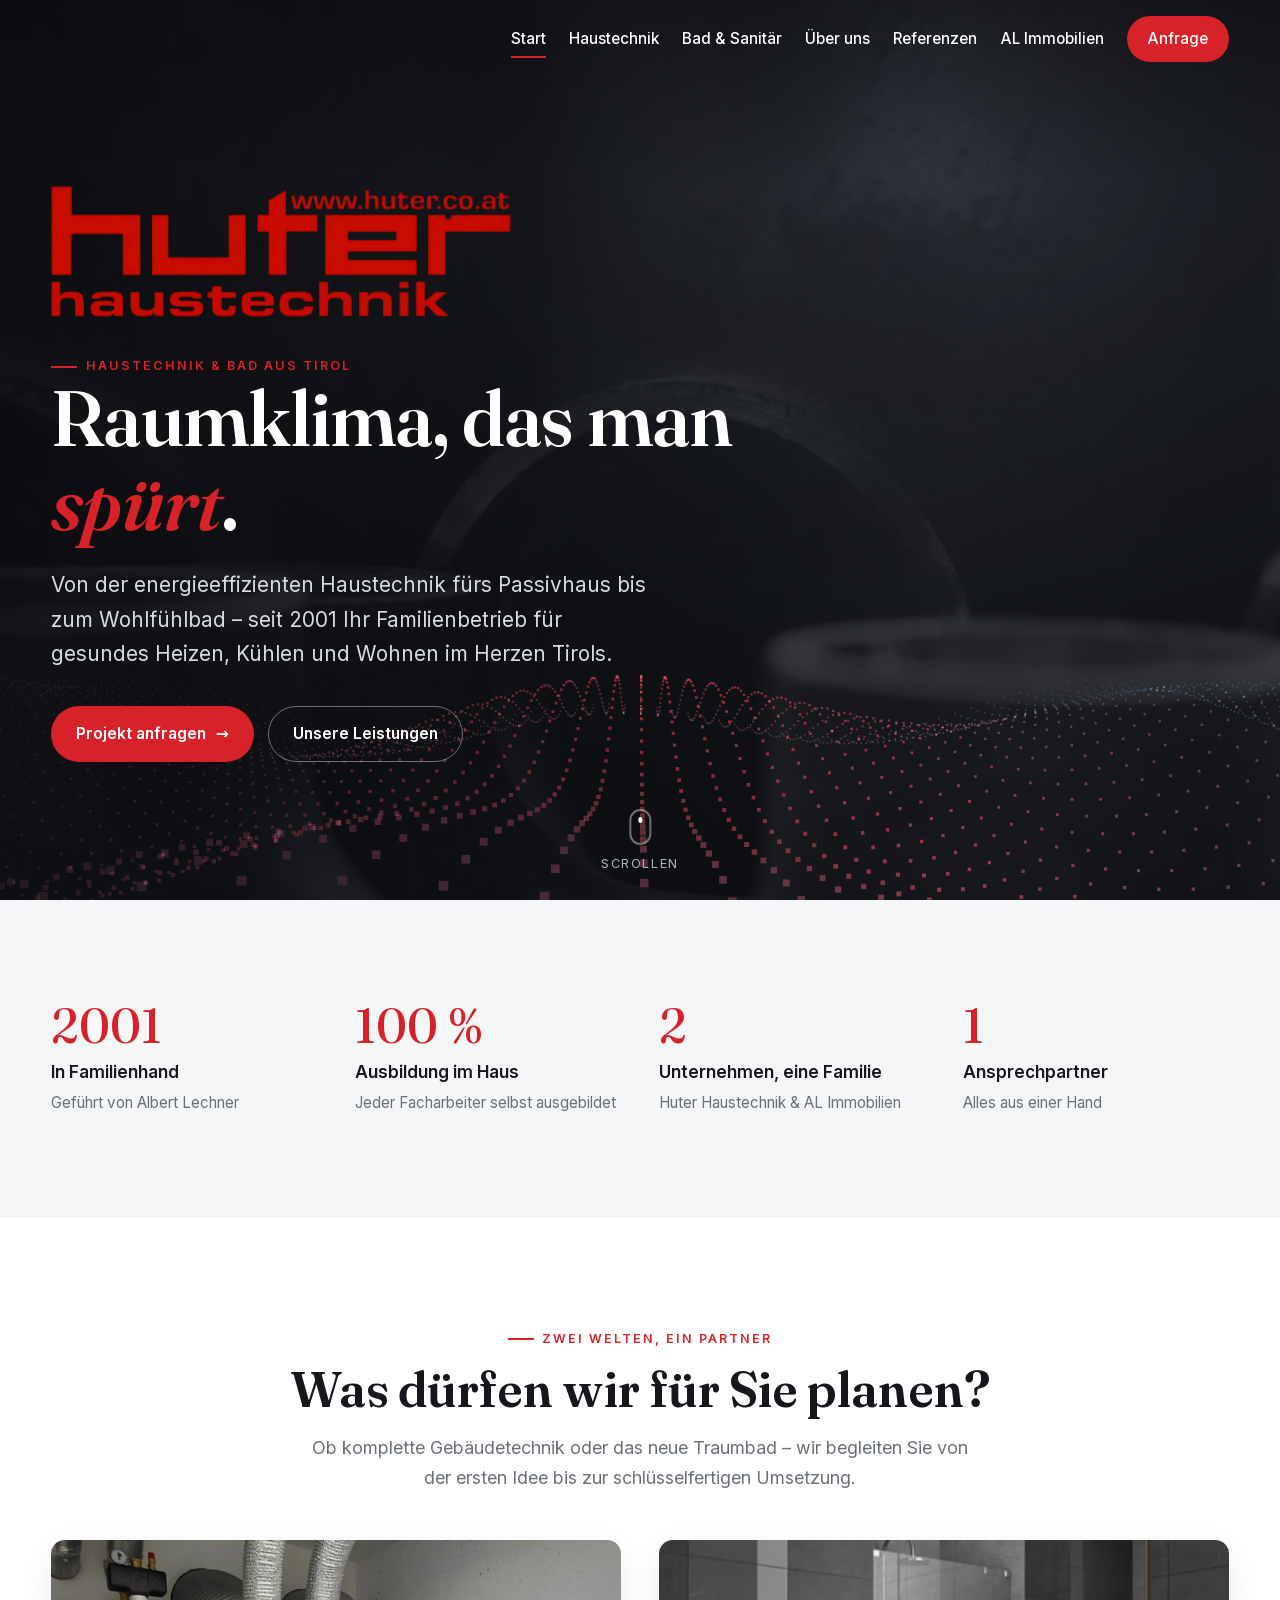
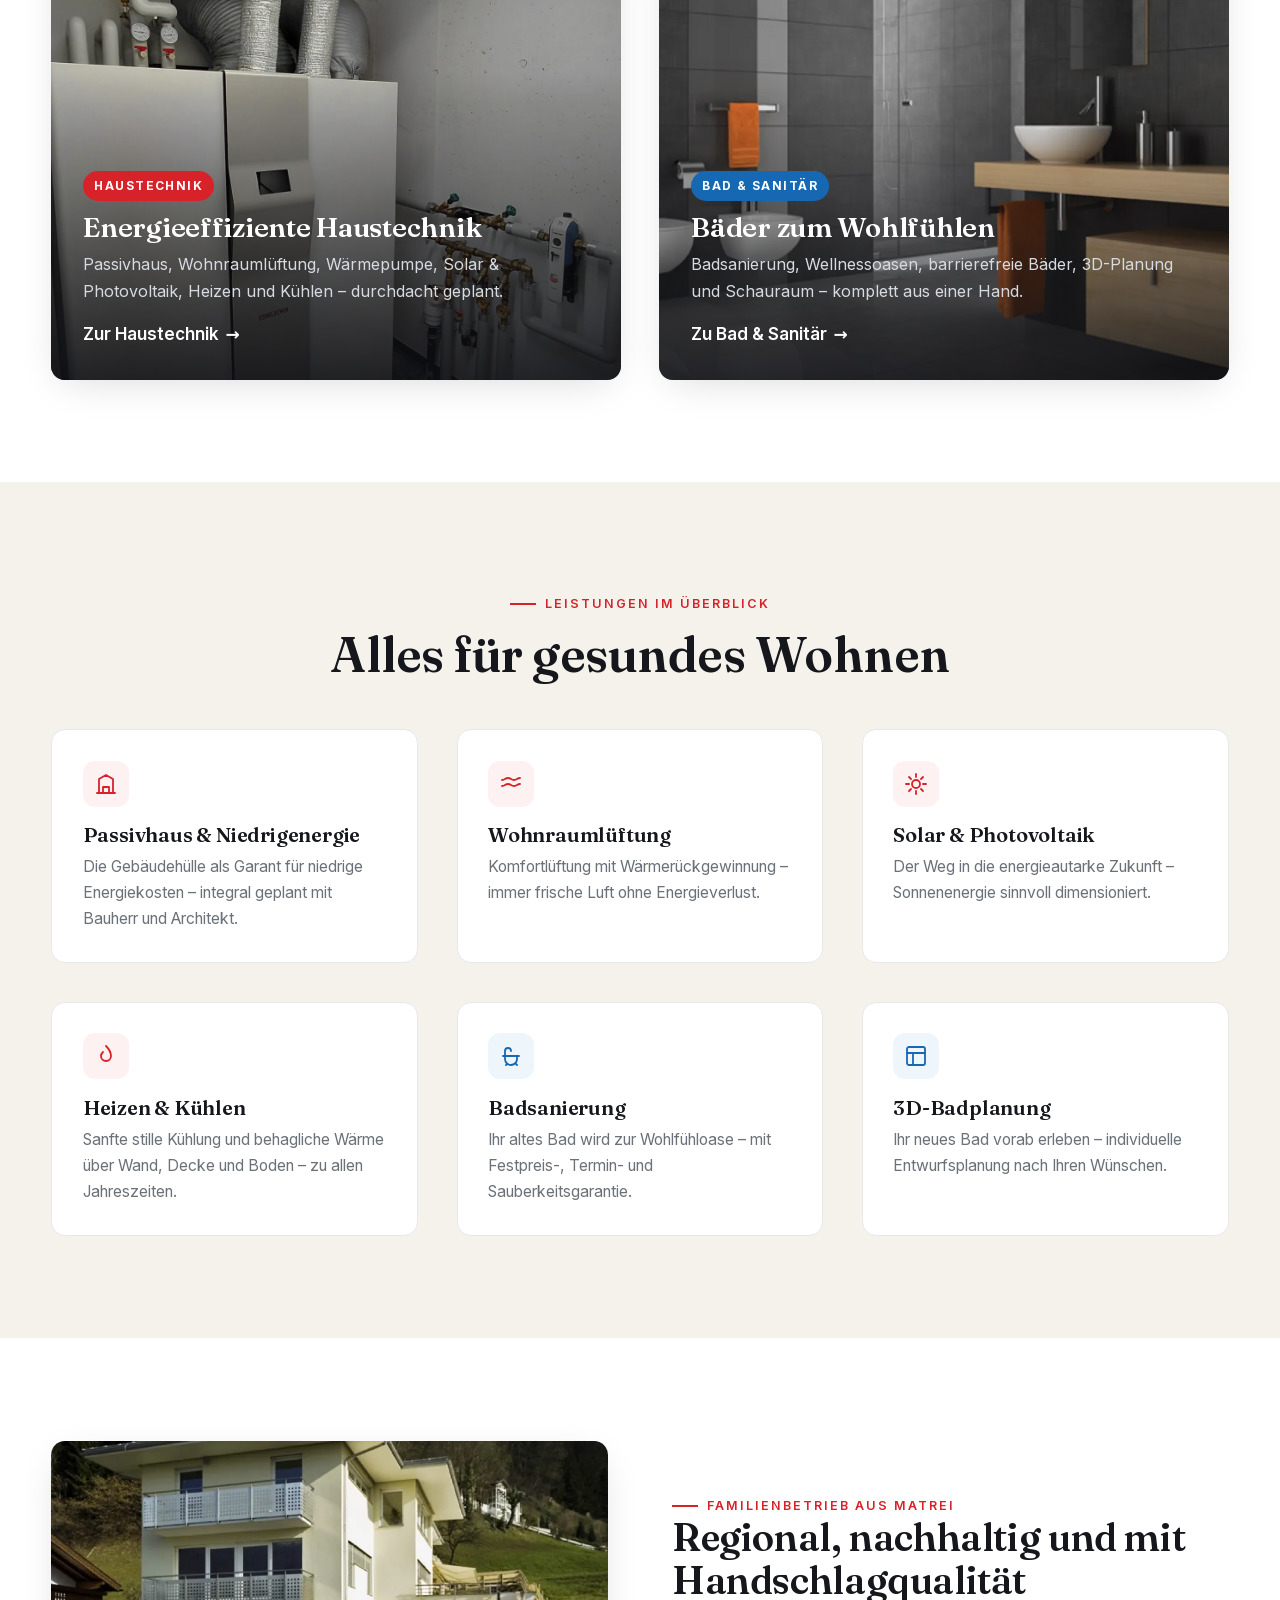
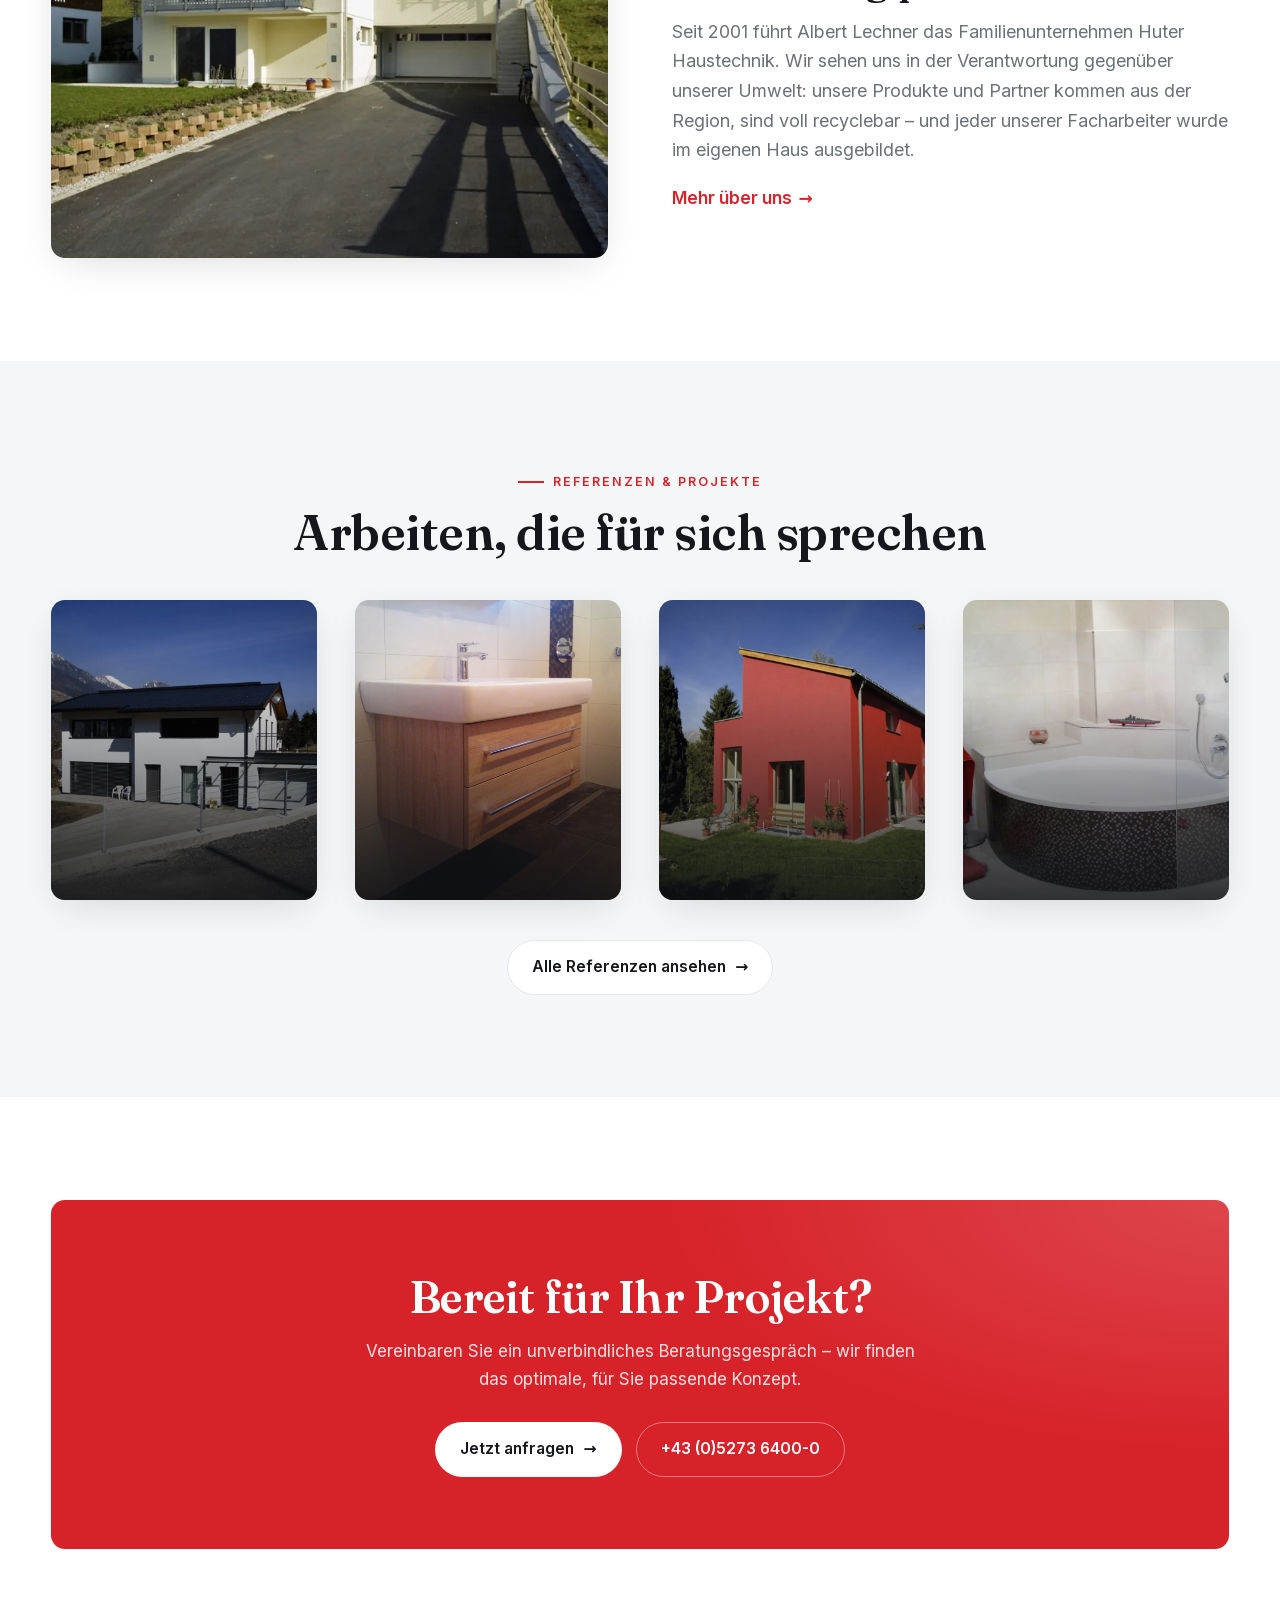
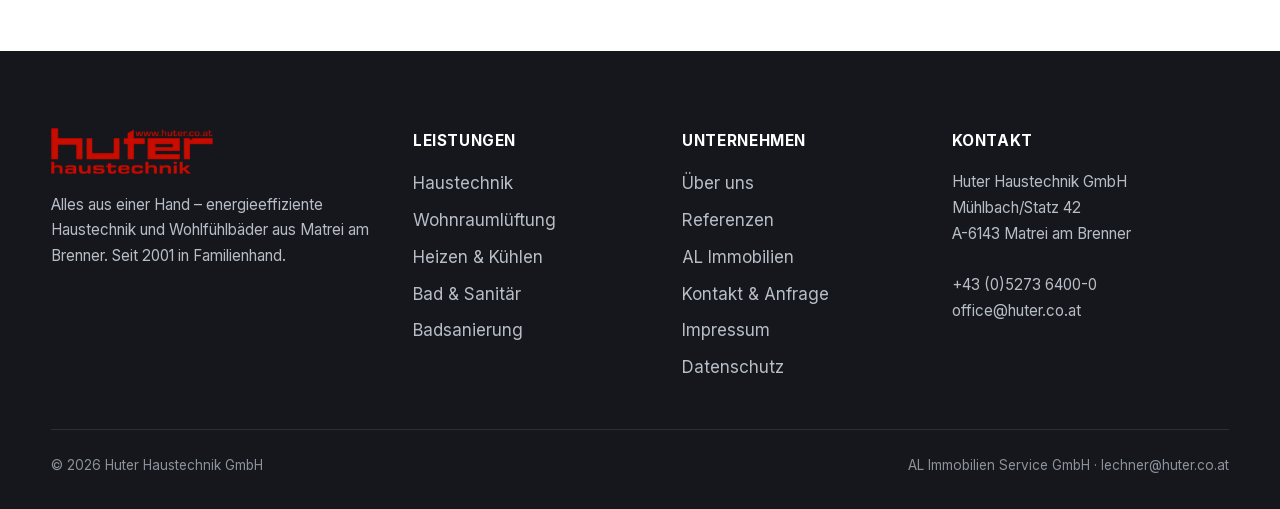
<file: index.html>
<!DOCTYPE html>
<html lang="de-AT">
<head>
  <meta charset="utf-8">
  <meta name="viewport" content="width=device-width, initial-scale=1">
  <title>Huter Haustechnik – Raumklima, Passivhaus & Wohlfühlbäder in Tirol</title>
  <meta name="description" content="Huter Haustechnik aus Matrei am Brenner: energieeffiziente Haustechnik fürs Passivhaus, Wohnraumlüftung, Heizen & Kühlen sowie Wohlfühlbäder – alles aus einer Hand. Seit 2001 in Familienhand.">
  <link rel="canonical" href="https://www.huter.co.at/">
  <meta property="og:type" content="website">
  <meta property="og:site_name" content="Huter Haustechnik">
  <meta property="og:locale" content="de_AT">
  <meta property="og:title" content="Huter Haustechnik – Raumklima, Passivhaus & Wohlfühlbäder in Tirol">
  <meta property="og:description" content="Huter Haustechnik aus Matrei am Brenner: energieeffiziente Haustechnik fürs Passivhaus, Wohnraumlüftung, Heizen & Kühlen sowie Wohlfühlbäder – alles aus einer Hand. Seit 2001 in Familienhand.">
  <meta property="og:url" content="https://www.huter.co.at/">
  <meta property="og:image" content="https://www.huter.co.at/assets/img/og-huter.jpg">
  <meta property="og:image:width" content="1200">
  <meta property="og:image:height" content="630">
  <meta property="og:image:alt" content="Firmengebäude der Huter Haustechnik GmbH in Matrei am Brenner">
  <meta name="twitter:card" content="summary_large_image">
  <link rel="icon" href="/favicon.ico" sizes="32x32">
  <link rel="apple-touch-icon" href="/apple-touch-icon.png">
  <link rel="manifest" href="/site.webmanifest">
  <meta name="theme-color" content="#15171c">
  <link rel="stylesheet" href="assets/fonts/fonts.css?v=8">
  <link rel="stylesheet" href="assets/css/style.css?v=8">
  <noscript><style>.reveal{opacity:1;transform:none}</style></noscript>
  <!-- Strukturierte Daten. TODO: openingHoursSpecification ergänzen,
       sobald die Öffnungszeiten feststehen (siehe README). -->
  <script type="application/ld+json">
{
    "@context": "https://schema.org",
    "@type": [
      "Plumber",
      "HVACBusiness"
    ],
    "@id": "https://www.huter.co.at/#organisation",
    "name": "Huter Haustechnik GmbH",
    "url": "https://www.huter.co.at/",
    "logo": "https://www.huter.co.at/icon-512.png",
    "image": "https://www.huter.co.at/assets/img/og-huter.jpg",
    "description": "Familienbetrieb für energieeffiziente Haustechnik und Wohlfühlbäder in Tirol: Passivhaus, Wohnraumlüftung, Heizen & Kühlen, Solar, Photovoltaik und Badsanierung.",
    "telephone": "+43527364000",
    "faxNumber": "+435273640090",
    "email": "office@huter.co.at",
    "address": {
      "@type": "PostalAddress",
      "streetAddress": "Mühlbach/Statz 42",
      "postalCode": "6143",
      "addressLocality": "Matrei am Brenner",
      "addressRegion": "Tirol",
      "addressCountry": "AT"
    },
    "geo": {
      "@type": "GeoCoordinates",
      "latitude": 47.1201305,
      "longitude": 11.4528764
    },
    "hasMap": "https://www.openstreetmap.org/?mlat=47.1201305&mlon=11.4528764#map=17/47.1201305/11.4528764",
    "foundingDate": "2001",
    "founder": {
      "@type": "Person",
      "name": "Albert Lechner"
    },
    "vatID": "ATU43075408",
    "areaServed": [
      {
        "@type": "AdministrativeArea",
        "name": "Tirol"
      },
      {
        "@type": "AdministrativeArea",
        "name": "Innsbruck-Land"
      }
    ],
    "knowsLanguage": "de-AT",
    "makesOffer": [
      {
        "@type": "Offer",
        "itemOffered": {
          "@type": "Service",
          "name": "Passivhaus & Niedrigenergie"
        }
      },
      {
        "@type": "Offer",
        "itemOffered": {
          "@type": "Service",
          "name": "Wohnraumlüftung"
        }
      },
      {
        "@type": "Offer",
        "itemOffered": {
          "@type": "Service",
          "name": "Heizen & Kühlen"
        }
      },
      {
        "@type": "Offer",
        "itemOffered": {
          "@type": "Service",
          "name": "Solartechnik & Photovoltaik"
        }
      },
      {
        "@type": "Offer",
        "itemOffered": {
          "@type": "Service",
          "name": "Badsanierung"
        }
      },
      {
        "@type": "Offer",
        "itemOffered": {
          "@type": "Service",
          "name": "Barrierefreie Bäder"
        }
      },
      {
        "@type": "Offer",
        "itemOffered": {
          "@type": "Service",
          "name": "3D-Badplanung"
        }
      },
      {
        "@type": "Offer",
        "itemOffered": {
          "@type": "Service",
          "name": "Haustechnikplanung"
        }
      }
    ]
  }
  </script>
</head>
<body class="home">

  <!-- ============ HEADER ============ -->
  <header class="site-header">
    <div class="wrap bar">
      <a class="brand" href="/" aria-label="Huter Haustechnik – Startseite">
        <img decoding="async" width="900" height="256" src="assets/logo/huter-logo.webp" alt="Huter Haustechnik – Alles aus einer Hand">
      </a>
      <button class="hamb" aria-label="Menü öffnen" aria-expanded="false"><span></span><span></span><span></span></button>
      <nav class="nav" aria-label="Hauptnavigation">
        <a href="/" class="active">Start</a>
        <a href="/haustechnik">Haustechnik</a>
        <a href="/bad-sanitaer">Bad &amp; Sanitär</a>
        <a href="/ueber-uns">Über uns</a>
        <a href="/referenzen">Referenzen</a>
        <a href="/al-immobilien">AL Immobilien</a>
        <a href="/kontakt" class="btn btn-primary">Anfrage</a>
      </nav>
    </div>
  </header>
  <div class="nav-scrim"></div>

  <!-- ============ HERO ============ -->
  <section class="hero">
    <div class="hero-fallback" style="background-image:url('assets/img/rohrformteile.webp')"></div>
    <canvas id="hero-canvas"></canvas>
    <div class="wrap">
      <img decoding="async" class="hero-logo" src="assets/logo/huter-logo.webp" alt="Huter Haustechnik – Alles aus einer Hand" width="900" height="256">
      <span class="eyebrow">Haustechnik &amp; Bad aus Tirol</span>
      <h1>Raumklima, das man <span class="accent">spürt</span>.</h1>
      <p>Von der energieeffizienten Haustechnik fürs Passivhaus bis zum Wohlfühlbad – seit 2001 Ihr Familienbetrieb für gesundes Heizen, Kühlen und Wohnen im Herzen Tirols.</p>
      <div class="cta-row">
        <a href="/kontakt" class="btn btn-primary">Projekt anfragen <span class="arw">→</span></a>
        <a href="#welten" class="btn btn-outline-light">Unsere Leistungen</a>
      </div>
    </div>
    <div class="scroll-hint"><span class="dot"></span>Scrollen</div>
  </section>

  <!-- ============ USP / STATS ============ -->
  <section class="section section--soft">
    <div class="wrap">
      <div class="usp-grid">
        <div class="usp reveal"><div class="n">2001</div><div class="l">In Familienhand</div><div class="d">Geführt von Albert Lechner</div></div>
        <div class="usp reveal" data-d="1"><div class="n">100 %</div><div class="l">Ausbildung im Haus</div><div class="d">Jeder Facharbeiter selbst ausgebildet</div></div>
        <div class="usp reveal" data-d="2"><div class="n">2</div><div class="l">Unternehmen, eine Familie</div><div class="d">Huter Haustechnik &amp; AL Immobilien</div></div>
        <div class="usp reveal" data-d="3"><div class="n">1</div><div class="l">Ansprechpartner</div><div class="d">Alles aus einer Hand</div></div>
      </div>
    </div>
  </section>

  <!-- ============ ZWEI WELTEN ============ -->
  <section class="section" id="welten">
    <div class="wrap">
      <div class="center reveal" style="margin-bottom:3rem">
        <span class="eyebrow">Zwei Welten, ein Partner</span>
        <h2 class="h-lead">Was dürfen wir für Sie planen?</h2>
        <p class="sub">Ob komplette Gebäudetechnik oder das neue Traumbad – wir begleiten Sie von der ersten Idee bis zur schlüsselfertigen Umsetzung.</p>
      </div>
      <div class="grid-2">
        <a class="world-card reveal" href="/haustechnik">
          <img loading="lazy" decoding="async" width="1536" height="1024" src="assets/img/waermepumpe.webp" alt="Wärmepumpe mit Wohnraumlüftung im Technikraum">
          <div class="body">
            <span class="tag red">Haustechnik</span>
            <h3>Energieeffiziente Haustechnik</h3>
            <p>Passivhaus, Wohnraumlüftung, Wärmepumpe, Solar &amp; Photovoltaik, Heizen und Kühlen – durchdacht geplant.</p>
            <span class="link-arrow">Zur Haustechnik <span class="arw">→</span></span>
          </div>
        </a>
        <a class="world-card reveal" data-d="1" href="/bad-sanitaer">
          <img loading="lazy" decoding="async" width="1400" height="711" src="assets/img/badsanierung.webp" alt="Modernes Bad mit dunklen Fliesen">
          <div class="body">
            <span class="tag blue">Bad &amp; Sanitär</span>
            <h3>Bäder zum Wohlfühlen</h3>
            <p>Badsanierung, Wellnessoasen, barrierefreie Bäder, 3D-Planung und Schauraum – komplett aus einer Hand.</p>
            <span class="link-arrow">Zu Bad &amp; Sanitär <span class="arw">→</span></span>
          </div>
        </a>
      </div>
    </div>
  </section>

  <!-- ============ LEISTUNGEN GRID ============ -->
  <section class="section section--sand">
    <div class="wrap">
      <div class="center reveal" style="margin-bottom:3rem">
        <span class="eyebrow">Leistungen im Überblick</span>
        <h2 class="h-lead">Alles für gesundes Wohnen</h2>
      </div>
      <div class="grid-3">
        <div class="card reveal">
          <div class="ico"><svg viewBox="0 0 24 24" fill="none" stroke="currentColor" stroke-width="1.8" stroke-linecap="round" stroke-linejoin="round"><path d="M3 21h18M5 21V7l7-4 7 4v14M9 21v-6h6v6"/></svg></div>
          <h3>Passivhaus &amp; Niedrigenergie</h3>
          <p>Die Gebäudehülle als Garant für niedrige Energiekosten – integral geplant mit Bauherr und Architekt.</p>
        </div>
        <div class="card reveal" data-d="1">
          <div class="ico"><svg viewBox="0 0 24 24" fill="none" stroke="currentColor" stroke-width="1.8" stroke-linecap="round" stroke-linejoin="round"><path d="M3 8c3 0 3-2 6-2s3 2 6 2 3-2 6-2M3 14c3 0 3-2 6-2s3 2 6 2 3-2 6-2"/></svg></div>
          <h3>Wohnraumlüftung</h3>
          <p>Komfortlüftung mit Wärmerückgewinnung – immer frische Luft ohne Energieverlust.</p>
        </div>
        <div class="card reveal" data-d="2">
          <div class="ico"><svg viewBox="0 0 24 24" fill="none" stroke="currentColor" stroke-width="1.8" stroke-linecap="round" stroke-linejoin="round"><circle cx="12" cy="12" r="4"/><path d="M12 2v3M12 19v3M2 12h3M19 12h3M5 5l2 2M17 17l2 2M5 19l2-2M17 7l2-2"/></svg></div>
          <h3>Solar &amp; Photovoltaik</h3>
          <p>Der Weg in die energieautarke Zukunft – Sonnenenergie sinnvoll dimensioniert.</p>
        </div>
        <div class="card reveal">
          <div class="ico"><svg viewBox="0 0 24 24" fill="none" stroke="currentColor" stroke-width="1.8" stroke-linecap="round" stroke-linejoin="round"><path d="M12 2s5 5 5 10a5 5 0 0 1-10 0c0-2 1-3 2-4"/></svg></div>
          <h3>Heizen &amp; Kühlen</h3>
          <p>Sanfte stille Kühlung und behagliche Wärme über Wand, Decke und Boden – zu allen Jahreszeiten.</p>
        </div>
        <div class="card reveal blue" data-d="1">
          <div class="ico"><svg viewBox="0 0 24 24" fill="none" stroke="currentColor" stroke-width="1.8" stroke-linecap="round" stroke-linejoin="round"><path d="M4 12h16M6 12V7a3 3 0 0 1 6 0M8 20l-1 1M17 20l1 1M6 12v3a6 6 0 0 0 12 0v-3"/></svg></div>
          <h3>Badsanierung</h3>
          <p>Ihr altes Bad wird zur Wohlfühloase – mit Fest­preis-, Termin- und Sauberkeitsgarantie.</p>
        </div>
        <div class="card reveal blue" data-d="2">
          <div class="ico"><svg viewBox="0 0 24 24" fill="none" stroke="currentColor" stroke-width="1.8" stroke-linecap="round" stroke-linejoin="round"><rect x="3" y="3" width="18" height="18" rx="2"/><path d="M3 9h18M9 21V9"/></svg></div>
          <h3>3D-Badplanung</h3>
          <p>Ihr neues Bad vorab erleben – individuelle Entwurfsplanung nach Ihren Wünschen.</p>
        </div>
      </div>
    </div>
  </section>

  <!-- ============ ÜBER-UNS TEASER ============ -->
  <section class="section">
    <div class="wrap">
      <div class="feature">
        <div class="media reveal"><img loading="lazy" decoding="async" width="934" height="1400" src="assets/img/haus-06-2.webp" alt="Modernes Wohnhaus in Tirol"></div>
        <div class="reveal" data-d="1">
          <span class="eyebrow">Familienbetrieb aus Matrei</span>
          <h2>Regional, nachhaltig und mit Handschlagqualität</h2>
          <p class="sub">Seit 2001 führt Albert Lechner das Familienunternehmen Huter Haustechnik. Wir sehen uns in der Verantwortung gegenüber unserer Umwelt: unsere Produkte und Partner kommen aus der Region, sind voll recyclebar – und jeder unserer Facharbeiter wurde im eigenen Haus ausgebildet.</p>
          <p style="margin-top:1.2rem"><a href="/ueber-uns" class="link-arrow">Mehr über uns <span class="arw">→</span></a></p>
        </div>
      </div>
    </div>
  </section>

  <!-- ============ REFERENZEN TEASER ============ -->
  <section class="section section--soft">
    <div class="wrap">
      <div class="center reveal" style="margin-bottom:2.5rem">
        <span class="eyebrow">Referenzen &amp; Projekte</span>
        <h2 class="h-lead">Arbeiten, die für sich sprechen</h2>
      </div>
      <div class="grid-4">
        <div class="world-card reveal" style="min-height:300px"><img loading="lazy" decoding="async" width="1400" height="933" src="assets/img/haus-05.webp" alt="Referenzprojekt Wohnhaus"></div>
        <div class="world-card reveal" data-d="1" style="min-height:300px"><img loading="lazy" decoding="async" width="1043" height="1400" src="assets/img/projek-04-01.webp" alt="Referenzprojekt Bad"></div>
        <div class="world-card reveal" data-d="2" style="min-height:300px"><img loading="lazy" decoding="async" width="1400" height="934" src="assets/img/haus-07.webp" alt="Referenzprojekt Wohnhaus"></div>
        <div class="world-card reveal" data-d="3" style="min-height:300px"><img loading="lazy" decoding="async" width="1400" height="917" src="assets/img/projek-03-01.webp" alt="Referenzprojekt Bad"></div>
      </div>
      <div class="center" style="margin-top:2.5rem"><a href="/referenzen" class="btn btn-ghost">Alle Referenzen ansehen <span class="arw">→</span></a></div>
    </div>
  </section>

  <!-- ============ CTA ============ -->
  <section class="section">
    <div class="wrap">
      <div class="cta-band reveal">
        <h2>Bereit für Ihr Projekt?</h2>
        <p>Vereinbaren Sie ein unverbindliches Beratungsgespräch – wir finden das optimale, für Sie passende Konzept.</p>
        <div class="cta-row">
          <a href="/kontakt" class="btn btn-light">Jetzt anfragen <span class="arw">→</span></a>
          <a href="tel:+43527364000" class="btn btn-outline-light">+43 (0)5273 6400-0</a>
        </div>
      </div>
    </div>
  </section>

  <!-- ============ FOOTER ============ -->
  <footer class="site-footer">
    <div class="wrap">
      <div class="footer-grid">
        <div>
          <img loading="lazy" decoding="async" width="900" height="256" class="flogo" src="assets/logo/huter-logo.webp" alt="Huter Haustechnik">
          <p class="muted">Alles aus einer Hand – energieeffiziente Haustechnik und Wohlfühlbäder aus Matrei am Brenner. Seit 2001 in Familienhand.</p>
        </div>
        <div>
          <h5>Leistungen</h5>
          <ul>
            <li><a href="/haustechnik">Haustechnik</a></li>
            <li><a href="/haustechnik#wohnraumlueftung">Wohnraumlüftung</a></li>
            <li><a href="/haustechnik#heizen-kuehlen">Heizen &amp; Kühlen</a></li>
            <li><a href="/bad-sanitaer">Bad &amp; Sanitär</a></li>
            <li><a href="/bad-sanitaer#badsanierung">Badsanierung</a></li>
          </ul>
        </div>
        <div>
          <h5>Unternehmen</h5>
          <ul>
            <li><a href="/ueber-uns">Über uns</a></li>
            <li><a href="/referenzen">Referenzen</a></li>
            <li><a href="/al-immobilien">AL Immobilien</a></li>
            <li><a href="/kontakt">Kontakt &amp; Anfrage</a></li>
            <li><a href="/impressum">Impressum</a></li>
            <li><a href="/datenschutz">Datenschutz</a></li>
          </ul>
        </div>
        <div>
          <h5>Kontakt</h5>
          <p class="muted">
            Huter Haustechnik GmbH<br>
            Mühlbach/Statz 42<br>
            A-6143 Matrei am Brenner<br><br>
            <a href="tel:+43527364000">+43 (0)5273 6400-0</a><br>
            <a href="mailto:office@huter.co.at">office@huter.co.at</a>
          </p>
        </div>
      </div>
      <div class="footer-bottom">
        <span>© <span id="year">2026</span> Huter Haustechnik GmbH</span>
        <span>AL Immobilien Service GmbH · <a href="mailto:lechner@huter.co.at">lechner@huter.co.at</a></span>
      </div>
    </div>
  </footer>

  <script src="assets/js/main.js?v=8" defer></script>
  <script src="assets/js/hero.js?v=8" defer></script>
</body>
</html>
</file>
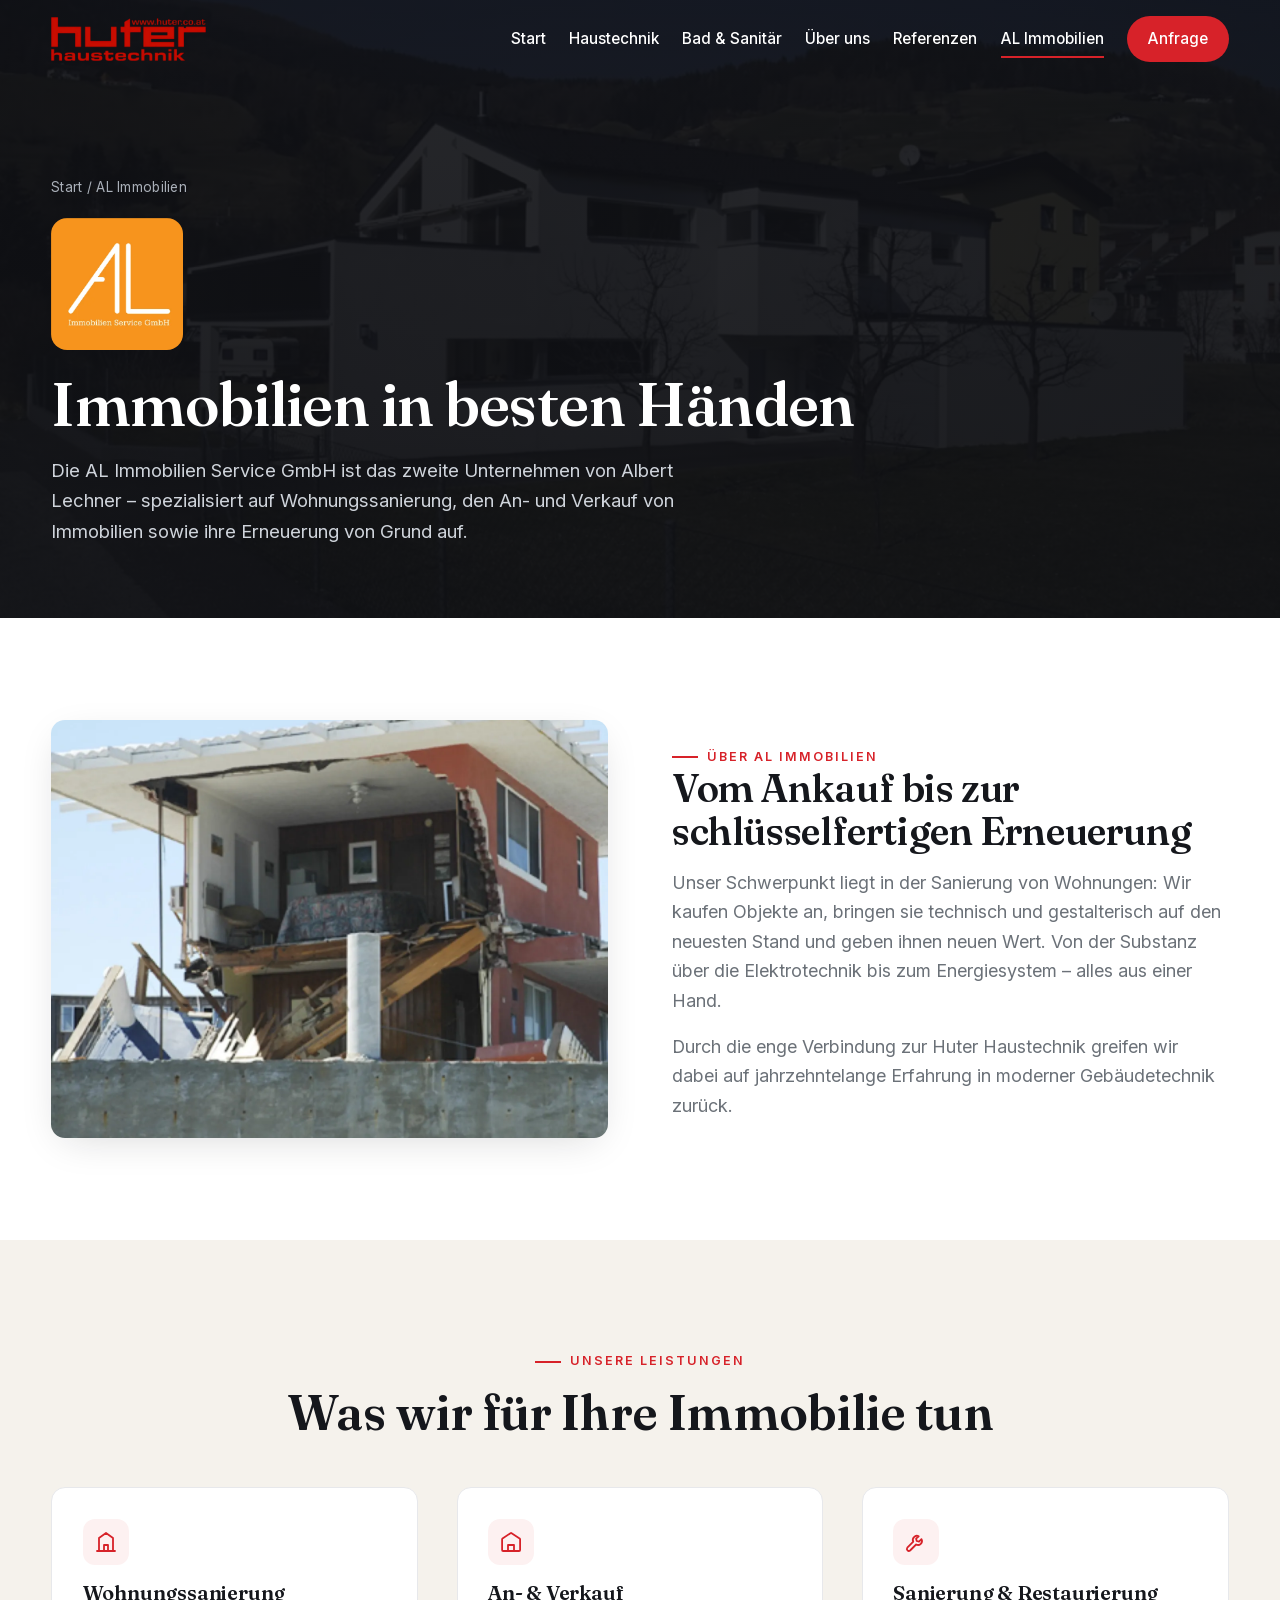
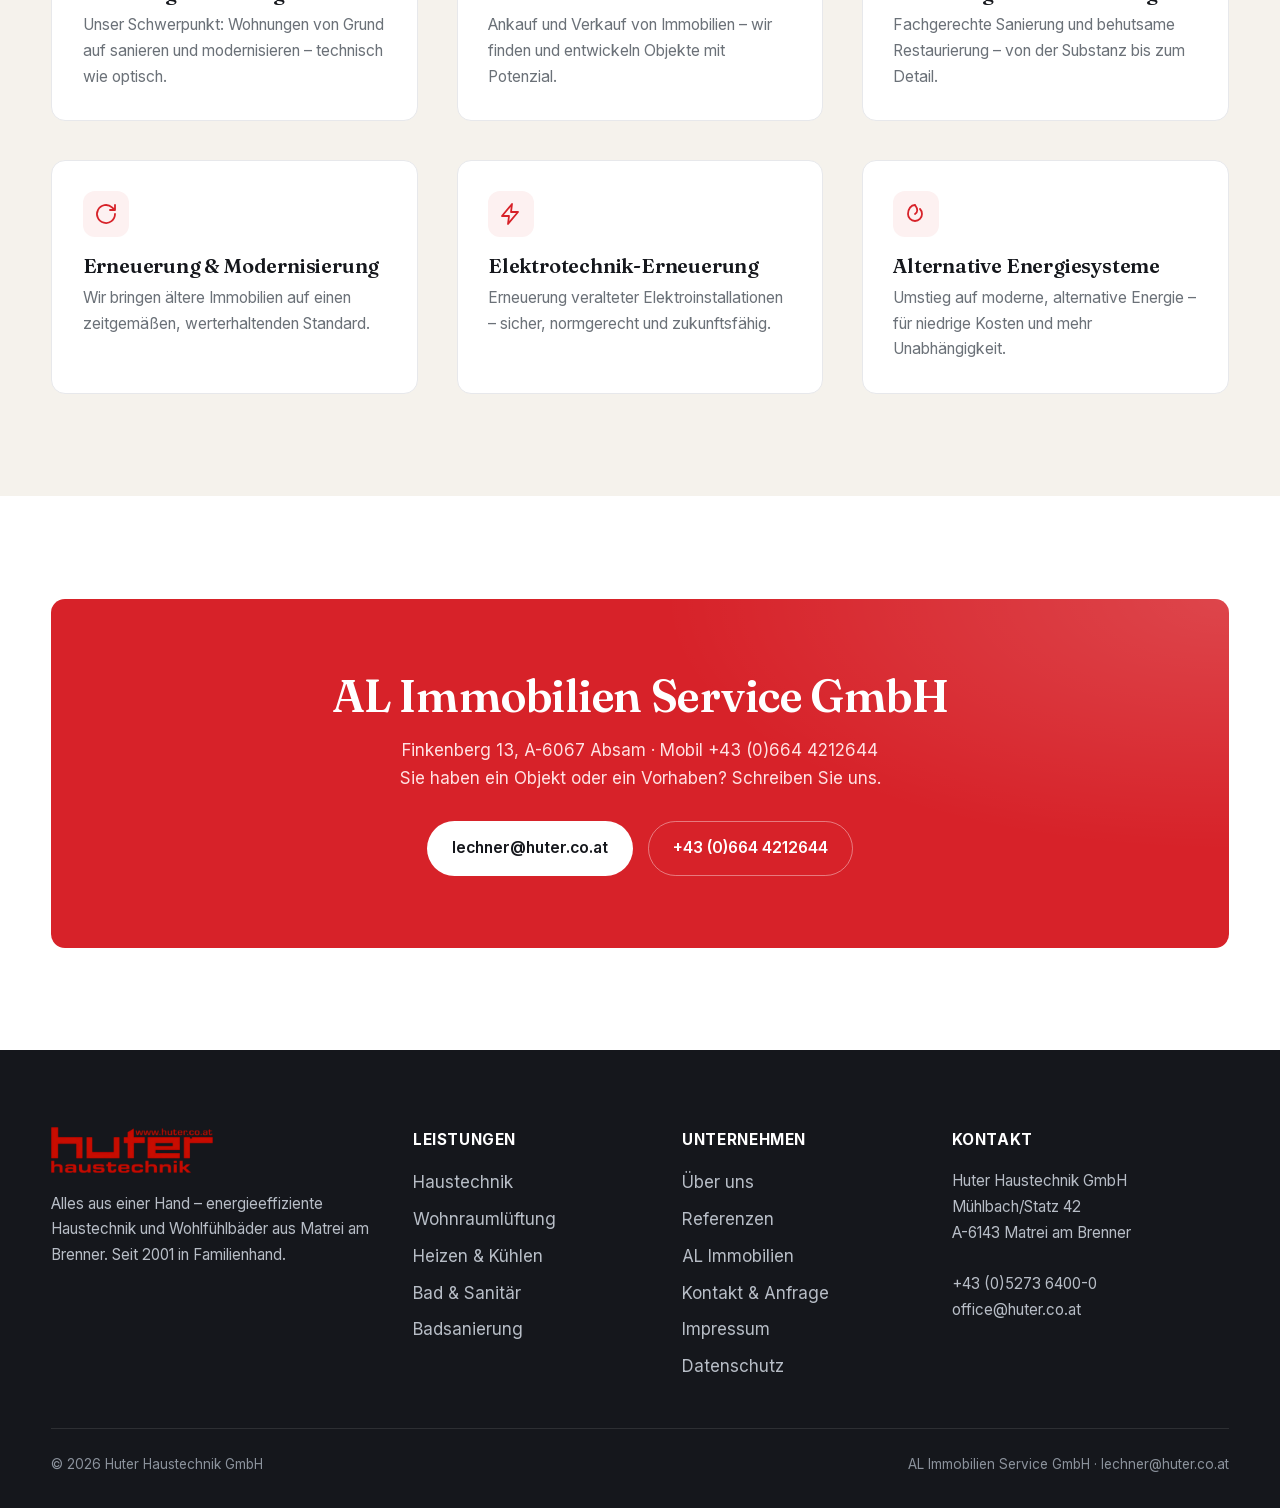
<file: al-immobilien.html>
<!DOCTYPE html>
<html lang="de-AT">
<head>
  <meta charset="utf-8">
  <meta name="viewport" content="width=device-width, initial-scale=1">
  <title>AL Immobilien Service GmbH – Wohnungssanierung, An- &amp; Verkauf | Huter</title>
  <meta name="description" content="AL Immobilien Service GmbH aus Absam: Wohnungssanierungen, An- und Verkauf von Immobilien, Sanierung, Restaurierung, Elektrotechnik-Erneuerung und alternative Energiesysteme – aus einer Hand von Albert Lechner.">
  <link rel="canonical" href="https://www.huter.co.at/al-immobilien">
  <meta property="og:type" content="website">
  <meta property="og:site_name" content="Huter Haustechnik">
  <meta property="og:locale" content="de_AT">
  <meta property="og:title" content="AL Immobilien Service GmbH – Wohnungssanierung, An- & Verkauf">
  <meta property="og:description" content="Wohnungssanierungen, An- und Verkauf von Immobilien, Sanierung, Restaurierung, Elektrotechnik-Erneuerung und alternative Energiesysteme – aus einer Hand von Albert Lechner.">
  <meta property="og:url" content="https://www.huter.co.at/al-immobilien">
  <meta property="og:image" content="https://www.huter.co.at/assets/img/og-huter.jpg">
  <meta property="og:image:width" content="1200">
  <meta property="og:image:height" content="630">
  <meta property="og:image:alt" content="Firmengebäude der Huter Haustechnik GmbH in Matrei am Brenner">
  <meta name="twitter:card" content="summary_large_image">
  <link rel="icon" href="/favicon.ico" sizes="32x32">
  <link rel="apple-touch-icon" href="/apple-touch-icon.png">
  <link rel="manifest" href="/site.webmanifest">
  <meta name="theme-color" content="#15171c">
  <link rel="stylesheet" href="assets/fonts/fonts.css?v=8">
  <link rel="stylesheet" href="assets/css/style.css?v=8">
  <noscript><style>.reveal{opacity:1;transform:none}</style></noscript>
</head>
<body>

  <header class="site-header">
    <div class="wrap bar">
      <a class="brand" href="/" aria-label="Huter Haustechnik – Startseite"><img decoding="async" width="900" height="256" src="assets/logo/huter-logo.webp" alt="Huter Haustechnik – Alles aus einer Hand"></a>
      <button class="hamb" aria-label="Menü öffnen" aria-expanded="false"><span></span><span></span><span></span></button>
      <nav class="nav" aria-label="Hauptnavigation">
        <a href="/">Start</a>
        <a href="/haustechnik">Haustechnik</a>
        <a href="/bad-sanitaer">Bad &amp; Sanitär</a>
        <a href="/ueber-uns">Über uns</a>
        <a href="/referenzen">Referenzen</a>
        <a href="/al-immobilien" class="active">AL Immobilien</a>
        <a href="/kontakt" class="btn btn-primary">Anfrage</a>
      </nav>
    </div>
  </header>
  <div class="nav-scrim"></div>

  <section class="page-hero">
    <div class="ph-bg" style="background-image:url('assets/img/haus-03.webp')"></div>
    <div class="wrap">
      <div class="crumbs"><a href="/">Start</a> / AL Immobilien</div>
      <img loading="lazy" decoding="async" src="assets/logo/al-immobilien.webp" alt="AL Immobilien Service GmbH" width="150" height="150" style="width:132px;height:auto;border-radius:16px;margin-bottom:1.4rem">
      <h1>Immobilien in besten Händen</h1>
      <p>Die AL Immobilien Service GmbH ist das zweite Unternehmen von Albert Lechner – spezialisiert auf Wohnungssanierung, den An- und Verkauf von Immobilien sowie ihre Erneuerung von Grund auf.</p>
    </div>
  </section>

  <!-- INTRO -->
  <section class="section">
    <div class="wrap">
      <div class="feature">
        <div class="media reveal"><img loading="lazy" decoding="async" width="1400" height="1390" src="assets/img/modernisieren-01.webp" alt="Wohnungssanierung durch AL Immobilien"></div>
        <div class="reveal" data-d="1">
          <span class="eyebrow">Über AL Immobilien</span>
          <h2>Vom Ankauf bis zur schlüsselfertigen Erneuerung</h2>
          <p class="sub">Unser Schwerpunkt liegt in der Sanierung von Wohnungen: Wir kaufen Objekte an, bringen sie technisch und gestalterisch auf den neuesten Stand und geben ihnen neuen Wert. Von der Substanz über die Elektrotechnik bis zum Energiesystem – alles aus einer Hand.</p>
          <p class="sub" style="margin-top:1rem">Durch die enge Verbindung zur Huter Haustechnik greifen wir dabei auf jahrzehntelange Erfahrung in moderner Gebäudetechnik zurück.</p>
        </div>
      </div>
    </div>
  </section>

  <!-- LEISTUNGEN -->
  <section class="section section--sand">
    <div class="wrap">
      <div class="center reveal" style="margin-bottom:3rem">
        <span class="eyebrow">Unsere Leistungen</span>
        <h2 class="h-lead">Was wir für Ihre Immobilie tun</h2>
      </div>
      <div class="grid-3">
        <div class="card reveal">
          <div class="ico"><svg viewBox="0 0 24 24" fill="none" stroke="currentColor" stroke-width="1.8" stroke-linecap="round" stroke-linejoin="round"><path d="M3 21h18M5 21V8l7-5 7 5v13M10 21v-6h4v6"/></svg></div>
          <h3>Wohnungssanierung</h3>
          <p>Unser Schwerpunkt: Wohnungen von Grund auf sanieren und modernisieren – technisch wie optisch.</p>
        </div>
        <div class="card reveal" data-d="1">
          <div class="ico"><svg viewBox="0 0 24 24" fill="none" stroke="currentColor" stroke-width="1.8" stroke-linecap="round" stroke-linejoin="round"><path d="M20.6 8.4l-8-5.2a1 1 0 0 0-1.1 0l-8 5.2a1 1 0 0 0-.4.8V20a1 1 0 0 0 1 1h16a1 1 0 0 0 1-1V9.2a1 1 0 0 0-.4-.8zM9 21v-6h6v6"/></svg></div>
          <h3>An- &amp; Verkauf</h3>
          <p>Ankauf und Verkauf von Immobilien – wir finden und entwickeln Objekte mit Potenzial.</p>
        </div>
        <div class="card reveal" data-d="2">
          <div class="ico"><svg viewBox="0 0 24 24" fill="none" stroke="currentColor" stroke-width="1.8" stroke-linecap="round" stroke-linejoin="round"><path d="M14.7 6.3a4 4 0 0 0-5.4 5.4l-6 6a2 2 0 0 0 2.8 2.8l6-6a4 4 0 0 0 5.4-5.4l-2.5 2.5-2.3-.6-.6-2.3z"/></svg></div>
          <h3>Sanierung &amp; Restaurierung</h3>
          <p>Fachgerechte Sanierung und behutsame Restaurierung – von der Substanz bis zum Detail.</p>
        </div>
        <div class="card reveal">
          <div class="ico"><svg viewBox="0 0 24 24" fill="none" stroke="currentColor" stroke-width="1.8" stroke-linecap="round" stroke-linejoin="round"><path d="M21 12a9 9 0 1 1-3-6.7L21 8M21 3v5h-5"/></svg></div>
          <h3>Erneuerung &amp; Modernisierung</h3>
          <p>Wir bringen ältere Immobilien auf einen zeitgemäßen, werterhaltenden Standard.</p>
        </div>
        <div class="card reveal" data-d="1">
          <div class="ico"><svg viewBox="0 0 24 24" fill="none" stroke="currentColor" stroke-width="1.8" stroke-linecap="round" stroke-linejoin="round"><path d="M13 2L3 14h7l-1 8 10-12h-7l1-8z"/></svg></div>
          <h3>Elektrotechnik-Erneuerung</h3>
          <p>Erneuerung veralteter Elektroinstallationen – sicher, normgerecht und zukunftsfähig.</p>
        </div>
        <div class="card reveal" data-d="2">
          <div class="ico"><svg viewBox="0 0 24 24" fill="none" stroke="currentColor" stroke-width="1.8" stroke-linecap="round" stroke-linejoin="round"><path d="M11 3C7 3 4 7 4 12a7 7 0 0 0 14 0c0-2-1-4-2-5M11 3c3 4 3 7 0 9"/></svg></div>
          <h3>Alternative Energiesysteme</h3>
          <p>Umstieg auf moderne, alternative Energie – für niedrige Kosten und mehr Unabhängigkeit.</p>
        </div>
      </div>
    </div>
  </section>

  <!-- KONTAKT AL -->
  <section class="section">
    <div class="wrap">
      <div class="cta-band reveal">
        <h2>AL Immobilien Service GmbH</h2>
        <p>Finkenberg 13, A-6067 Absam · Mobil +43 (0)664 4212644<br>Sie haben ein Objekt oder ein Vorhaben? Schreiben Sie uns.</p>
        <div class="cta-row">
          <a href="mailto:lechner@huter.co.at" class="btn btn-light">lechner@huter.co.at</a>
          <a href="tel:+436644212644" class="btn btn-outline-light">+43 (0)664 4212644</a>
        </div>
      </div>
    </div>
  </section>

  <footer class="site-footer">
    <div class="wrap">
      <div class="footer-grid">
        <div>
          <img loading="lazy" decoding="async" width="900" height="256" class="flogo" src="assets/logo/huter-logo.webp" alt="Huter Haustechnik">
          <p class="muted">Alles aus einer Hand – energieeffiziente Haustechnik und Wohlfühlbäder aus Matrei am Brenner. Seit 2001 in Familienhand.</p>
        </div>
        <div>
          <h5>Leistungen</h5>
          <ul>
            <li><a href="/haustechnik">Haustechnik</a></li>
            <li><a href="/haustechnik#wohnraumlueftung">Wohnraumlüftung</a></li>
            <li><a href="/haustechnik#heizen-kuehlen">Heizen &amp; Kühlen</a></li>
            <li><a href="/bad-sanitaer">Bad &amp; Sanitär</a></li>
            <li><a href="/bad-sanitaer#badsanierung">Badsanierung</a></li>
          </ul>
        </div>
        <div>
          <h5>Unternehmen</h5>
          <ul>
            <li><a href="/ueber-uns">Über uns</a></li>
            <li><a href="/referenzen">Referenzen</a></li>
            <li><a href="/al-immobilien">AL Immobilien</a></li>
            <li><a href="/kontakt">Kontakt &amp; Anfrage</a></li>
            <li><a href="/impressum">Impressum</a></li>
            <li><a href="/datenschutz">Datenschutz</a></li>
          </ul>
        </div>
        <div>
          <h5>Kontakt</h5>
          <p class="muted">
            Huter Haustechnik GmbH<br>
            Mühlbach/Statz 42<br>
            A-6143 Matrei am Brenner<br><br>
            <a href="tel:+43527364000">+43 (0)5273 6400-0</a><br>
            <a href="mailto:office@huter.co.at">office@huter.co.at</a>
          </p>
        </div>
      </div>
      <div class="footer-bottom">
        <span>© <span id="year">2026</span> Huter Haustechnik GmbH</span>
        <span>AL Immobilien Service GmbH · <a href="mailto:lechner@huter.co.at">lechner@huter.co.at</a></span>
      </div>
    </div>
  </footer>

  <script src="assets/js/main.js?v=8" defer></script>
</body>
</html>
</file>
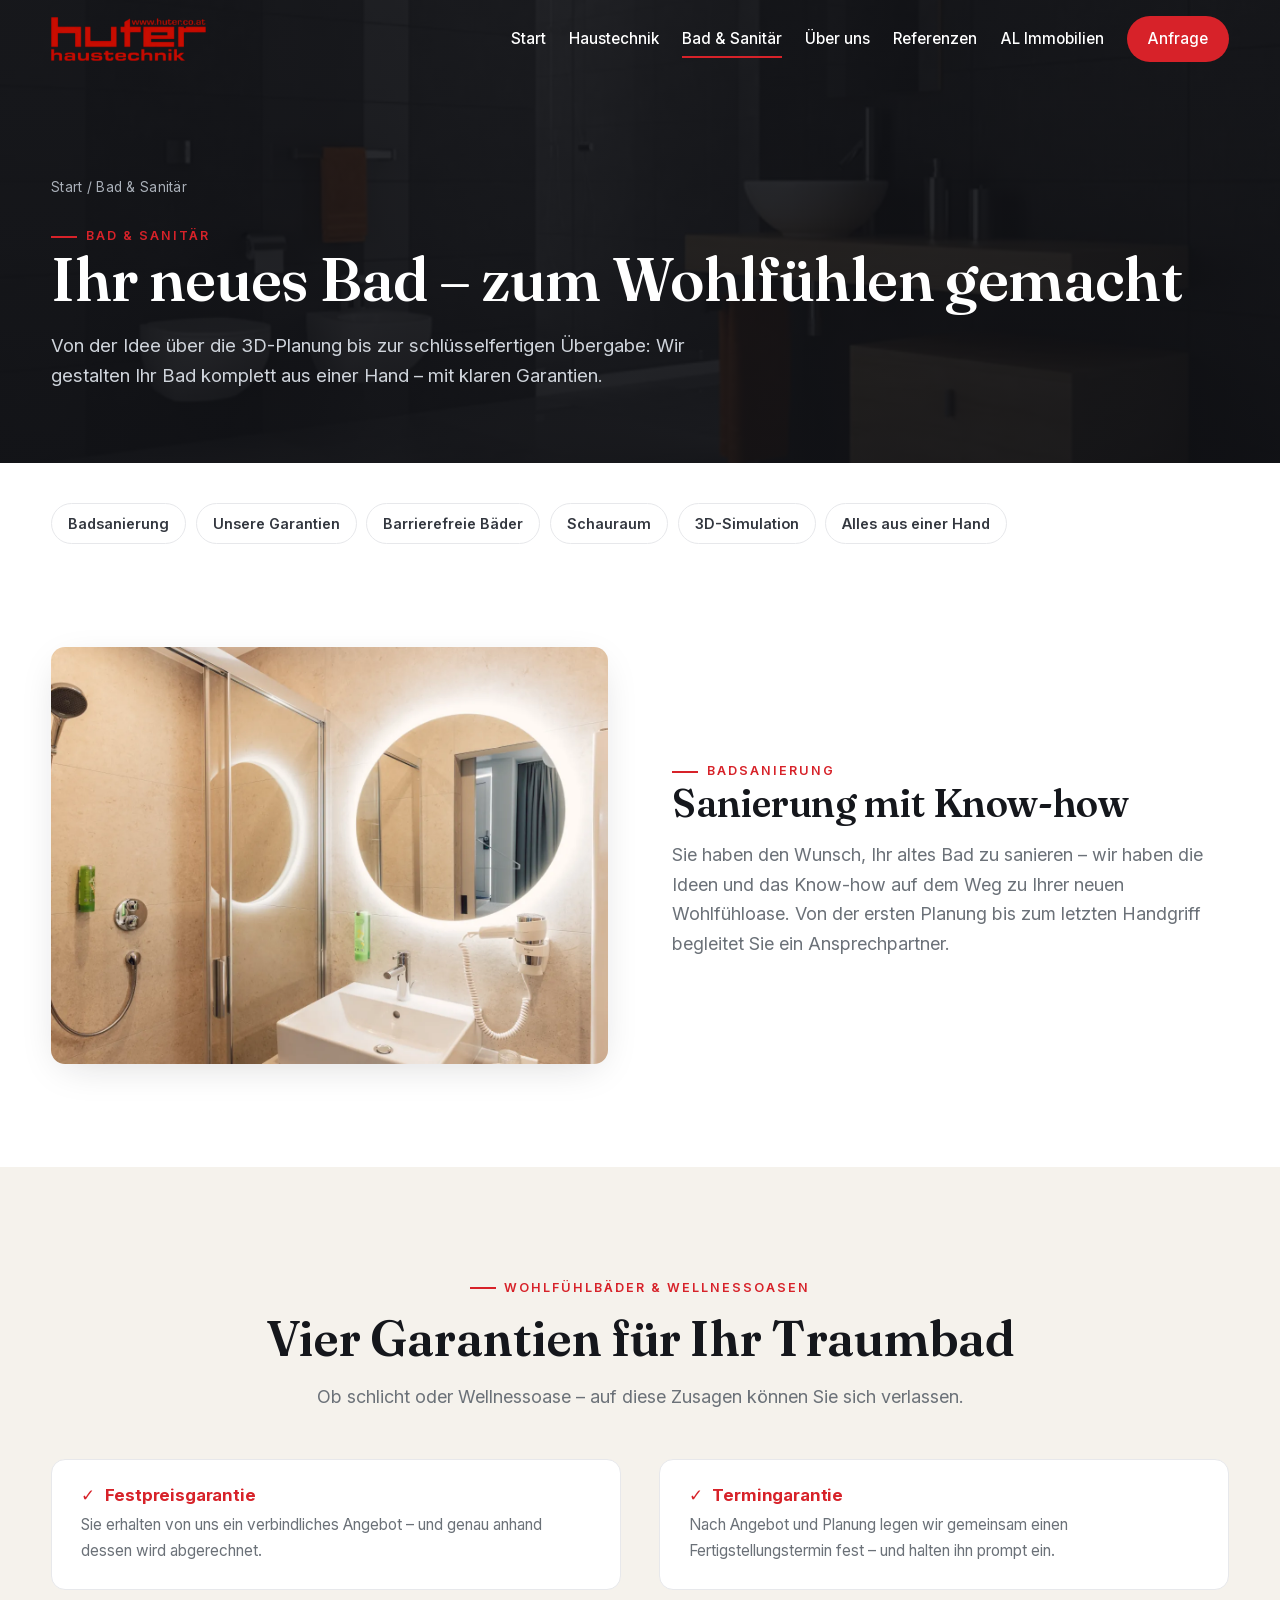
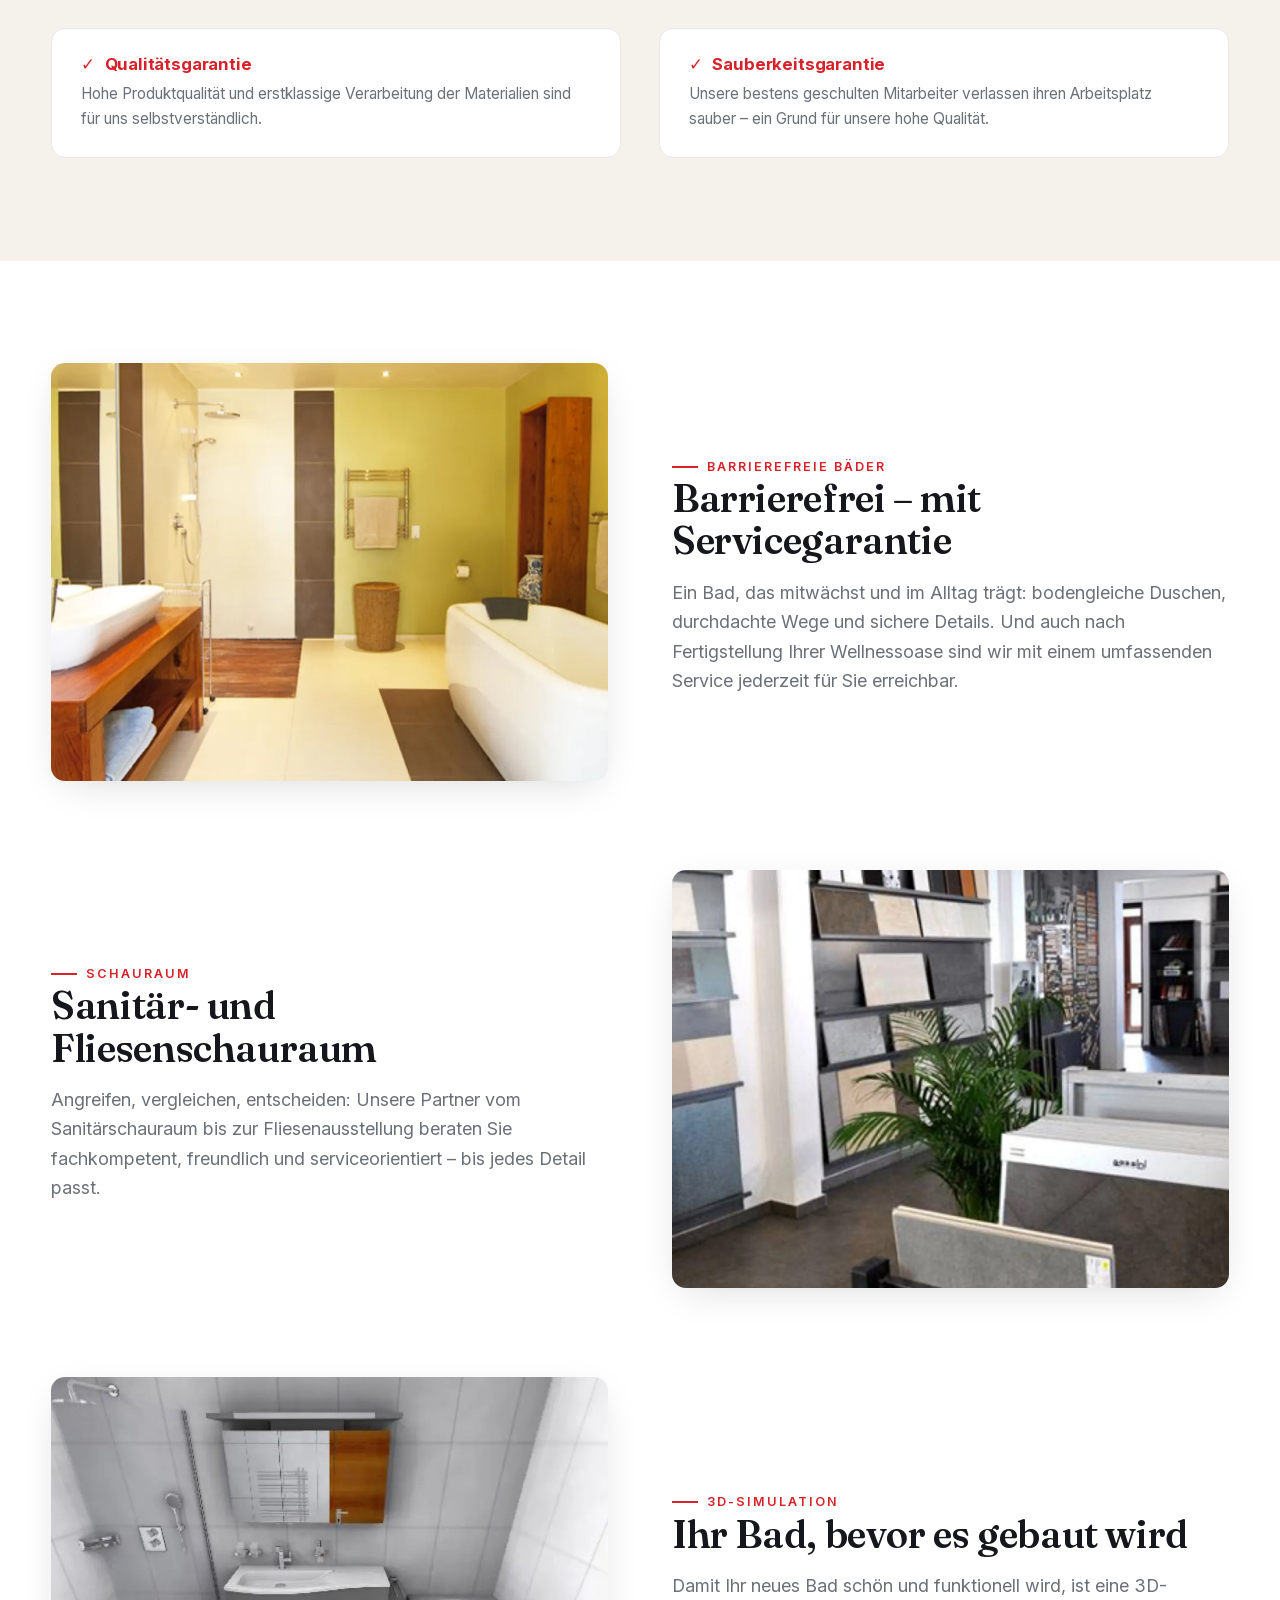
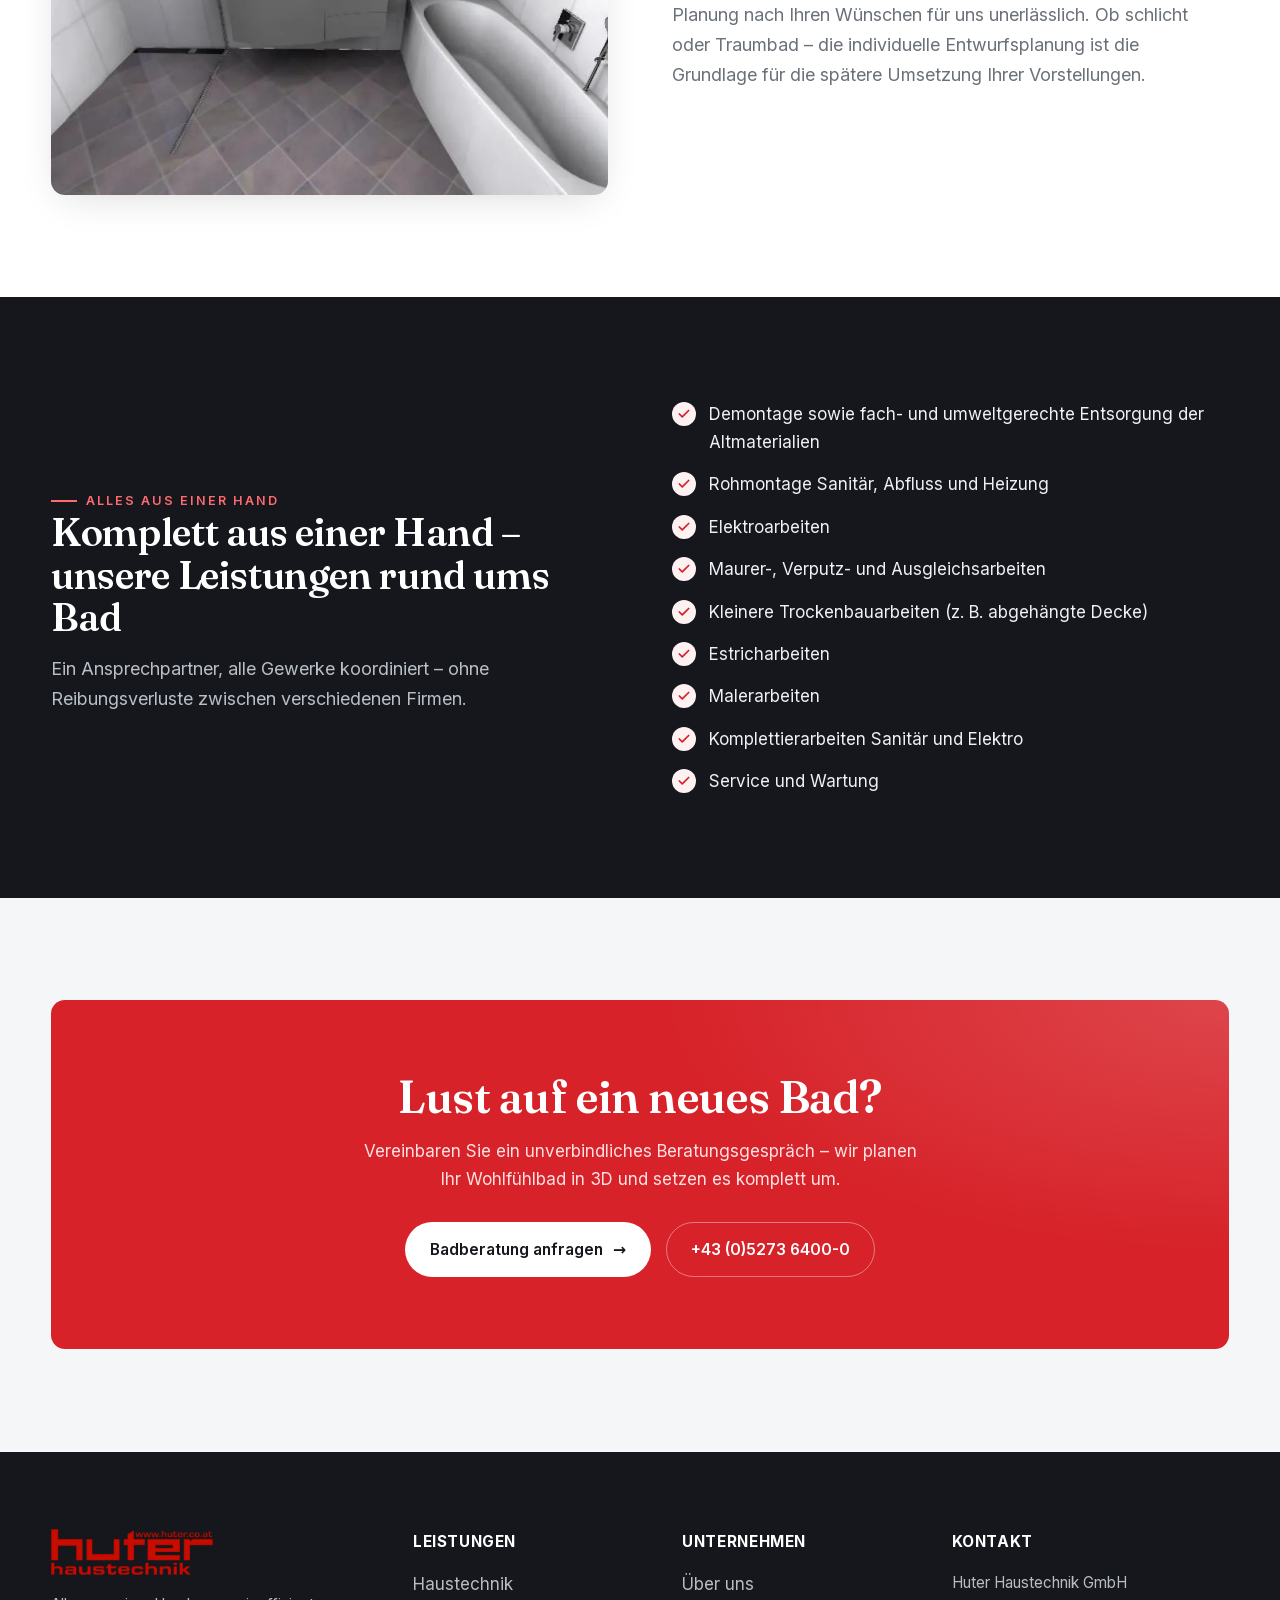
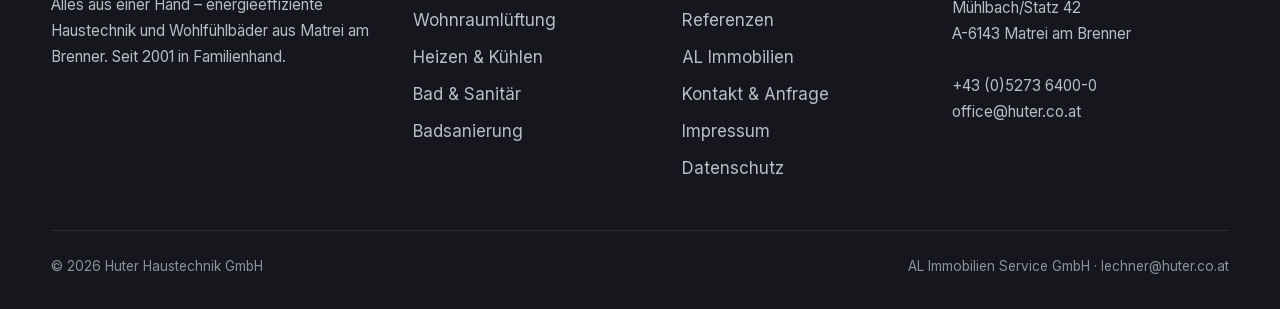
<file: bad-sanitaer.html>
<!DOCTYPE html>
<html lang="de-AT">
<head>
  <meta charset="utf-8">
  <meta name="viewport" content="width=device-width, initial-scale=1">
  <title>Bad &amp; Sanitär – Badsanierung, Wohlfühlbäder &amp; 3D-Planung | Huter Haustechnik</title>
  <meta name="description" content="Ihr neues Bad von Huter: Badsanierung, Wohlfühlbäder, Wellnessoasen, barrierefreie Bäder, Schauraum und 3D-Planung – komplett aus einer Hand, mit Festpreis-, Termin- und Sauberkeitsgarantie.">
  <link rel="canonical" href="https://www.huter.co.at/bad-sanitaer">
  <meta property="og:type" content="website">
  <meta property="og:site_name" content="Huter Haustechnik">
  <meta property="og:locale" content="de_AT">
  <meta property="og:title" content="Bad &amp; Sanitär – Badsanierung, Wohlfühlbäder &amp; 3D-Planung | Huter Haustechnik">
  <meta property="og:description" content="Ihr neues Bad von Huter: Badsanierung, Wohlfühlbäder, Wellnessoasen, barrierefreie Bäder, Schauraum und 3D-Planung – komplett aus einer Hand, mit Festpreis-, Termin- und Sauberkeitsgarantie.">
  <meta property="og:url" content="https://www.huter.co.at/bad-sanitaer">
  <meta property="og:image" content="https://www.huter.co.at/assets/img/og-huter.jpg">
  <meta property="og:image:width" content="1200">
  <meta property="og:image:height" content="630">
  <meta property="og:image:alt" content="Firmengebäude der Huter Haustechnik GmbH in Matrei am Brenner">
  <meta name="twitter:card" content="summary_large_image">
  <link rel="icon" href="/favicon.ico" sizes="32x32">
  <link rel="apple-touch-icon" href="/apple-touch-icon.png">
  <link rel="manifest" href="/site.webmanifest">
  <meta name="theme-color" content="#15171c">
  <link rel="stylesheet" href="assets/fonts/fonts.css?v=8">
  <link rel="stylesheet" href="assets/css/style.css?v=8">
  <noscript><style>.reveal{opacity:1;transform:none}</style></noscript>
</head>
<body>

  <header class="site-header">
    <div class="wrap bar">
      <a class="brand" href="/" aria-label="Huter Haustechnik – Startseite"><img decoding="async" width="900" height="256" src="assets/logo/huter-logo.webp" alt="Huter Haustechnik – Alles aus einer Hand"></a>
      <button class="hamb" aria-label="Menü öffnen" aria-expanded="false"><span></span><span></span><span></span></button>
      <nav class="nav" aria-label="Hauptnavigation">
        <a href="/">Start</a>
        <a href="/haustechnik">Haustechnik</a>
        <a href="/bad-sanitaer" class="active">Bad &amp; Sanitär</a>
        <a href="/ueber-uns">Über uns</a>
        <a href="/referenzen">Referenzen</a>
        <a href="/al-immobilien">AL Immobilien</a>
        <a href="/kontakt" class="btn btn-primary">Anfrage</a>
      </nav>
    </div>
  </header>
  <div class="nav-scrim"></div>

  <section class="page-hero accent-blue">
    <div class="ph-bg" style="background-image:url('assets/img/badsanierung.webp')"></div>
    <div class="wrap">
      <div class="crumbs"><a href="/">Start</a> / Bad &amp; Sanitär</div>
      <span class="eyebrow">Bad &amp; Sanitär</span>
      <h1>Ihr neues Bad – zum Wohlfühlen gemacht</h1>
      <p>Von der Idee über die 3D-Planung bis zur schlüsselfertigen Übergabe: Wir gestalten Ihr Bad komplett aus einer Hand – mit klaren Garantien.</p>
    </div>
  </section>

  <section class="section" style="padding-top:2.5rem;padding-bottom:0">
    <div class="wrap">
      <div class="svc-index reveal">
        <a href="#badsanierung">Badsanierung</a>
        <a href="#garantien">Unsere Garantien</a>
        <a href="#barrierefrei">Barrierefreie Bäder</a>
        <a href="#schauraum">Schauraum</a>
        <a href="#3d">3D-Simulation</a>
        <a href="#aus-einer-hand">Alles aus einer Hand</a>
      </div>
    </div>
  </section>

  <section class="section">
    <div class="wrap">

      <article class="svc feature" id="badsanierung">
        <div class="media reveal"><img loading="lazy" decoding="async" width="1400" height="934" src="assets/img/bad-hotel-zach.webp" alt="Saniertes Hotelbad mit beleuchtetem Rundspiegel"></div>
        <div class="reveal" data-d="1">
          <span class="eyebrow">Badsanierung</span>
          <h2>Sanierung mit Know-how</h2>
          <p class="sub">Sie haben den Wunsch, Ihr altes Bad zu sanieren – wir haben die Ideen und das Know-how auf dem Weg zu Ihrer neuen Wohlfühloase. Von der ersten Planung bis zum letzten Handgriff begleitet Sie ein Ansprechpartner.</p>
        </div>
      </article>

    </div>
  </section>

  <!-- GARANTIEN -->
  <section class="section section--sand" id="garantien">
    <div class="wrap">
      <div class="center reveal" style="margin-bottom:3rem">
        <span class="eyebrow">Wohlfühlbäder &amp; Wellnessoasen</span>
        <h2 class="h-lead">Vier Garantien für Ihr Traumbad</h2>
        <p class="sub">Ob schlicht oder Wellnessoase – auf diese Zusagen können Sie sich verlassen.</p>
      </div>
      <div class="guarantee-grid">
        <div class="guarantee reveal">
          <h4><span>✓</span> Festpreisgarantie</h4>
          <p>Sie erhalten von uns ein verbindliches Angebot – und genau anhand dessen wird abgerechnet.</p>
        </div>
        <div class="guarantee reveal" data-d="1">
          <h4><span>✓</span> Termingarantie</h4>
          <p>Nach Angebot und Planung legen wir gemeinsam einen Fertigstellungstermin fest – und halten ihn prompt ein.</p>
        </div>
        <div class="guarantee reveal">
          <h4><span>✓</span> Qualitätsgarantie</h4>
          <p>Hohe Produktqualität und erstklassige Verarbeitung der Materialien sind für uns selbstverständlich.</p>
        </div>
        <div class="guarantee reveal" data-d="1">
          <h4><span>✓</span> Sauberkeitsgarantie</h4>
          <p>Unsere bestens geschulten Mitarbeiter verlassen ihren Arbeitsplatz sauber – ein Grund für unsere hohe Qualität.</p>
        </div>
      </div>
    </div>
  </section>

  <section class="section">
    <div class="wrap">

      <article class="svc feature" id="barrierefrei">
        <div class="media reveal"><img loading="lazy" decoding="async" width="1400" height="711" src="assets/img/barrierefreiesbad.webp" alt="Barrierefreies Bad"></div>
        <div class="reveal" data-d="1">
          <span class="eyebrow">Barrierefreie Bäder</span>
          <h2>Barrierefrei – mit Servicegarantie</h2>
          <p class="sub">Ein Bad, das mitwächst und im Alltag trägt: bodengleiche Duschen, durchdachte Wege und sichere Details. Und auch nach Fertigstellung Ihrer Wellnessoase sind wir mit einem umfassenden Service jederzeit für Sie erreichbar.</p>
        </div>
      </article>

      <article class="svc feature reverse" id="schauraum">
        <div class="media reveal"><img loading="lazy" decoding="async" width="1400" height="1390" src="assets/img/schauraum-01.webp" alt="Sanitär- und Fliesenschauraum"></div>
        <div class="reveal" data-d="1">
          <span class="eyebrow">Schauraum</span>
          <h2>Sanitär- und Fliesenschauraum</h2>
          <p class="sub">Angreifen, vergleichen, entscheiden: Unsere Partner vom Sanitärschauraum bis zur Fliesenausstellung beraten Sie fachkompetent, freundlich und serviceorientiert – bis jedes Detail passt.</p>
        </div>
      </article>

      <article class="svc feature" id="3d">
        <div class="media reveal"><img loading="lazy" decoding="async" width="1400" height="711" src="assets/img/3d-simulation.webp" alt="3D-Badplanung"></div>
        <div class="reveal" data-d="1">
          <span class="eyebrow">3D-Simulation</span>
          <h2>Ihr Bad, bevor es gebaut wird</h2>
          <p class="sub">Damit Ihr neues Bad schön und funktionell wird, ist eine 3D-Planung nach Ihren Wünschen für uns unerlässlich. Ob schlicht oder Traumbad – die individuelle Entwurfsplanung ist die Grundlage für die spätere Umsetzung Ihrer Vorstellungen.</p>
        </div>
      </article>

    </div>
  </section>

  <!-- ALLES AUS EINER HAND -->
  <section class="section section--dark" id="aus-einer-hand">
    <div class="wrap">
      <div class="feature">
        <div class="reveal">
          <span class="eyebrow">Alles aus einer Hand</span>
          <h2>Komplett aus einer Hand – unsere Leistungen rund ums Bad</h2>
          <p class="sub">Ein Ansprechpartner, alle Gewerke koordiniert – ohne Reibungsverluste zwischen verschiedenen Firmen.</p>
        </div>
        <div class="reveal" data-d="1">
          <ul class="checklist">
            <li>Demontage sowie fach- und umweltgerechte Entsorgung der Altmaterialien</li>
            <li>Rohmontage Sanitär, Abfluss und Heizung</li>
            <li>Elektroarbeiten</li>
            <li>Maurer-, Verputz- und Ausgleichsarbeiten</li>
            <li>Kleinere Trockenbauarbeiten (z. B. abgehängte Decke)</li>
            <li>Estricharbeiten</li>
            <li>Malerarbeiten</li>
            <li>Komplettierarbeiten Sanitär und Elektro</li>
            <li>Service und Wartung</li>
          </ul>
        </div>
      </div>
    </div>
  </section>

  <section class="section section--soft">
    <div class="wrap">
      <div class="cta-band reveal">
        <h2>Lust auf ein neues Bad?</h2>
        <p>Vereinbaren Sie ein unverbindliches Beratungsgespräch – wir planen Ihr Wohlfühlbad in 3D und setzen es komplett um.</p>
        <div class="cta-row">
          <a href="/kontakt" class="btn btn-light">Badberatung anfragen <span class="arw">→</span></a>
          <a href="tel:+43527364000" class="btn btn-outline-light">+43 (0)5273 6400-0</a>
        </div>
      </div>
    </div>
  </section>

  <footer class="site-footer">
    <div class="wrap">
      <div class="footer-grid">
        <div>
          <img loading="lazy" decoding="async" width="900" height="256" class="flogo" src="assets/logo/huter-logo.webp" alt="Huter Haustechnik">
          <p class="muted">Alles aus einer Hand – energieeffiziente Haustechnik und Wohlfühlbäder aus Matrei am Brenner. Seit 2001 in Familienhand.</p>
        </div>
        <div>
          <h5>Leistungen</h5>
          <ul>
            <li><a href="/haustechnik">Haustechnik</a></li>
            <li><a href="/haustechnik#wohnraumlueftung">Wohnraumlüftung</a></li>
            <li><a href="/haustechnik#heizen-kuehlen">Heizen &amp; Kühlen</a></li>
            <li><a href="/bad-sanitaer">Bad &amp; Sanitär</a></li>
            <li><a href="/bad-sanitaer#badsanierung">Badsanierung</a></li>
          </ul>
        </div>
        <div>
          <h5>Unternehmen</h5>
          <ul>
            <li><a href="/ueber-uns">Über uns</a></li>
            <li><a href="/referenzen">Referenzen</a></li>
            <li><a href="/al-immobilien">AL Immobilien</a></li>
            <li><a href="/kontakt">Kontakt &amp; Anfrage</a></li>
            <li><a href="/impressum">Impressum</a></li>
            <li><a href="/datenschutz">Datenschutz</a></li>
          </ul>
        </div>
        <div>
          <h5>Kontakt</h5>
          <p class="muted">
            Huter Haustechnik GmbH<br>
            Mühlbach/Statz 42<br>
            A-6143 Matrei am Brenner<br><br>
            <a href="tel:+43527364000">+43 (0)5273 6400-0</a><br>
            <a href="mailto:office@huter.co.at">office@huter.co.at</a>
          </p>
        </div>
      </div>
      <div class="footer-bottom">
        <span>© <span id="year">2026</span> Huter Haustechnik GmbH</span>
        <span>AL Immobilien Service GmbH · <a href="mailto:lechner@huter.co.at">lechner@huter.co.at</a></span>
      </div>
    </div>
  </footer>

  <script src="assets/js/main.js?v=8" defer></script>
</body>
</html>
</file>
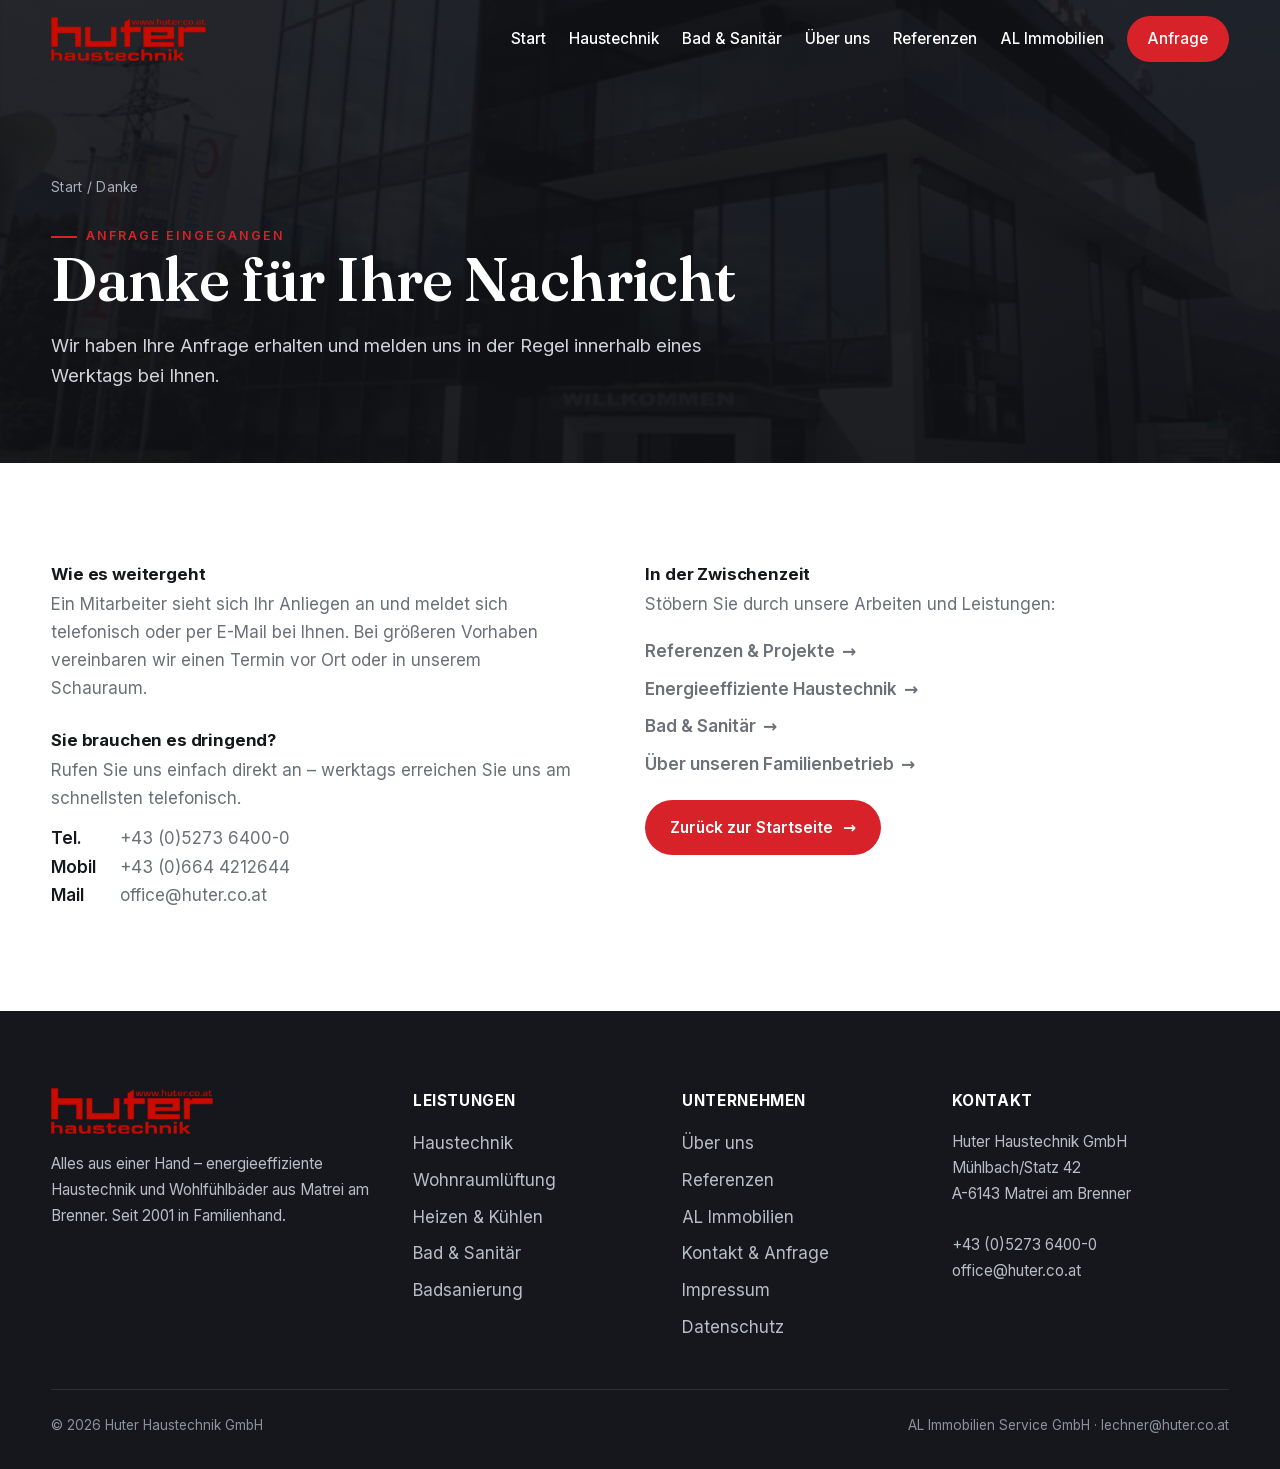
<file: danke.html>
<!DOCTYPE html>
<html lang="de-AT">
<head>
  <meta charset="utf-8">
  <meta name="viewport" content="width=device-width, initial-scale=1">
  <title>Danke für Ihre Anfrage | Huter Haustechnik</title>
  <meta name="description" content="Ihre Anfrage ist bei Huter Haustechnik eingegangen. Wir melden uns in der Regel innerhalb eines Werktags bei Ihnen.">
  <link rel="canonical" href="https://www.huter.co.at/danke">
  <meta property="og:type" content="website">
  <meta property="og:site_name" content="Huter Haustechnik">
  <meta property="og:locale" content="de_AT">
  <meta property="og:title" content="Danke für Ihre Anfrage | Huter Haustechnik">
  <meta property="og:description" content="Ihre Anfrage ist bei Huter Haustechnik eingegangen. Wir melden uns in der Regel innerhalb eines Werktags bei Ihnen.">
  <meta property="og:url" content="https://www.huter.co.at/danke">
  <meta property="og:image" content="https://www.huter.co.at/assets/img/og-huter.jpg">
  <meta property="og:image:width" content="1200">
  <meta property="og:image:height" content="630">
  <meta property="og:image:alt" content="Firmengebäude der Huter Haustechnik GmbH in Matrei am Brenner">
  <meta name="twitter:card" content="summary_large_image">
  <meta name="robots" content="noindex">
  <link rel="icon" href="/favicon.ico" sizes="32x32">
  <link rel="apple-touch-icon" href="/apple-touch-icon.png">
  <link rel="manifest" href="/site.webmanifest">
  <meta name="theme-color" content="#15171c">
  <link rel="stylesheet" href="assets/fonts/fonts.css?v=8">
  <link rel="stylesheet" href="assets/css/style.css?v=8">
  <noscript><style>.reveal{opacity:1;transform:none}</style></noscript>
</head>
<body>

  <header class="site-header">
    <div class="wrap bar">
      <a class="brand" href="/" aria-label="Huter Haustechnik – Startseite"><img decoding="async" width="900" height="256" src="assets/logo/huter-logo.webp" alt="Huter Haustechnik – Alles aus einer Hand"></a>
      <button class="hamb" aria-label="Menü öffnen" aria-expanded="false"><span></span><span></span><span></span></button>
      <nav class="nav" aria-label="Hauptnavigation">
        <a href="/">Start</a>
        <a href="/haustechnik">Haustechnik</a>
        <a href="/bad-sanitaer">Bad &amp; Sanitär</a>
        <a href="/ueber-uns">Über uns</a>
        <a href="/referenzen">Referenzen</a>
        <a href="/al-immobilien">AL Immobilien</a>
        <a href="/kontakt" class="btn btn-primary">Anfrage</a>
      </nav>
    </div>
  </header>
  <div class="nav-scrim"></div>

  <section class="page-hero">
    <div class="ph-bg" style="background-image:url('assets/img/ueber-uns.webp')"></div>
    <div class="wrap">
      <div class="crumbs"><a href="/">Start</a> / Danke</div>
      <span class="eyebrow">Anfrage eingegangen</span>
      <h1>Danke für Ihre Nachricht</h1>
      <p>Wir haben Ihre Anfrage erhalten und melden uns in der Regel innerhalb eines Werktags bei Ihnen.</p>
    </div>
  </section>

  <section class="section">
    <div class="wrap">
      <div class="contact-grid">

        <div class="reveal">
          <div class="info-block">
            <h4>Wie es weitergeht</h4>
            <p>Ein Mitarbeiter sieht sich Ihr Anliegen an und meldet sich telefonisch oder per E-Mail bei Ihnen. Bei größeren Vorhaben vereinbaren wir einen Termin vor Ort oder in unserem Schauraum.</p>
          </div>

          <div class="info-block">
            <h4>Sie brauchen es dringend?</h4>
            <p>Rufen Sie uns einfach direkt an – werktags erreichen Sie uns am schnellsten telefonisch.</p>
            <div style="margin-top:.8rem">
              <div class="info-row"><span class="k">Tel.</span><a href="tel:+43527364000">+43 (0)5273 6400-0</a></div>
              <div class="info-row"><span class="k">Mobil</span><a href="tel:+436644212644">+43 (0)664 4212644</a></div>
              <div class="info-row"><span class="k">Mail</span><a href="mailto:office@huter.co.at">office@huter.co.at</a></div>
            </div>
          </div>
        </div>

        <div class="reveal" data-d="1">
          <div class="info-block">
            <h4>In der Zwischenzeit</h4>
            <p style="margin-bottom:1.2rem">Stöbern Sie durch unsere Arbeiten und Leistungen:</p>
            <p style="margin-bottom:.6rem"><a class="link-arrow" href="/referenzen">Referenzen &amp; Projekte <span class="arw">→</span></a></p>
            <p style="margin-bottom:.6rem"><a class="link-arrow" href="/haustechnik">Energieeffiziente Haustechnik <span class="arw">→</span></a></p>
            <p style="margin-bottom:.6rem"><a class="link-arrow" href="/bad-sanitaer">Bad &amp; Sanitär <span class="arw">→</span></a></p>
            <p><a class="link-arrow" href="/ueber-uns">Über unseren Familienbetrieb <span class="arw">→</span></a></p>
          </div>
          <p style="margin-top:1.4rem"><a href="/" class="btn btn-primary">Zurück zur Startseite <span class="arw">→</span></a></p>
        </div>

      </div>
    </div>
  </section>

  <footer class="site-footer">
    <div class="wrap">
      <div class="footer-grid">
        <div>
          <img loading="lazy" decoding="async" width="900" height="256" class="flogo" src="assets/logo/huter-logo.webp" alt="Huter Haustechnik">
          <p class="muted">Alles aus einer Hand – energieeffiziente Haustechnik und Wohlfühlbäder aus Matrei am Brenner. Seit 2001 in Familienhand.</p>
        </div>
        <div>
          <h5>Leistungen</h5>
          <ul>
            <li><a href="/haustechnik">Haustechnik</a></li>
            <li><a href="/haustechnik#wohnraumlueftung">Wohnraumlüftung</a></li>
            <li><a href="/haustechnik#heizen-kuehlen">Heizen &amp; Kühlen</a></li>
            <li><a href="/bad-sanitaer">Bad &amp; Sanitär</a></li>
            <li><a href="/bad-sanitaer#badsanierung">Badsanierung</a></li>
          </ul>
        </div>
        <div>
          <h5>Unternehmen</h5>
          <ul>
            <li><a href="/ueber-uns">Über uns</a></li>
            <li><a href="/referenzen">Referenzen</a></li>
            <li><a href="/al-immobilien">AL Immobilien</a></li>
            <li><a href="/kontakt">Kontakt &amp; Anfrage</a></li>
            <li><a href="/impressum">Impressum</a></li>
            <li><a href="/datenschutz">Datenschutz</a></li>
          </ul>
        </div>
        <div>
          <h5>Kontakt</h5>
          <p class="muted">
            Huter Haustechnik GmbH<br>
            Mühlbach/Statz 42<br>
            A-6143 Matrei am Brenner<br><br>
            <a href="tel:+43527364000">+43 (0)5273 6400-0</a><br>
            <a href="mailto:office@huter.co.at">office@huter.co.at</a>
          </p>
        </div>
      </div>
      <div class="footer-bottom">
        <span>© <span id="year">2026</span> Huter Haustechnik GmbH</span>
        <span>AL Immobilien Service GmbH · <a href="mailto:lechner@huter.co.at">lechner@huter.co.at</a></span>
      </div>
    </div>
  </footer>

  <script src="assets/js/main.js?v=8" defer></script>
</body>
</html>
</file>
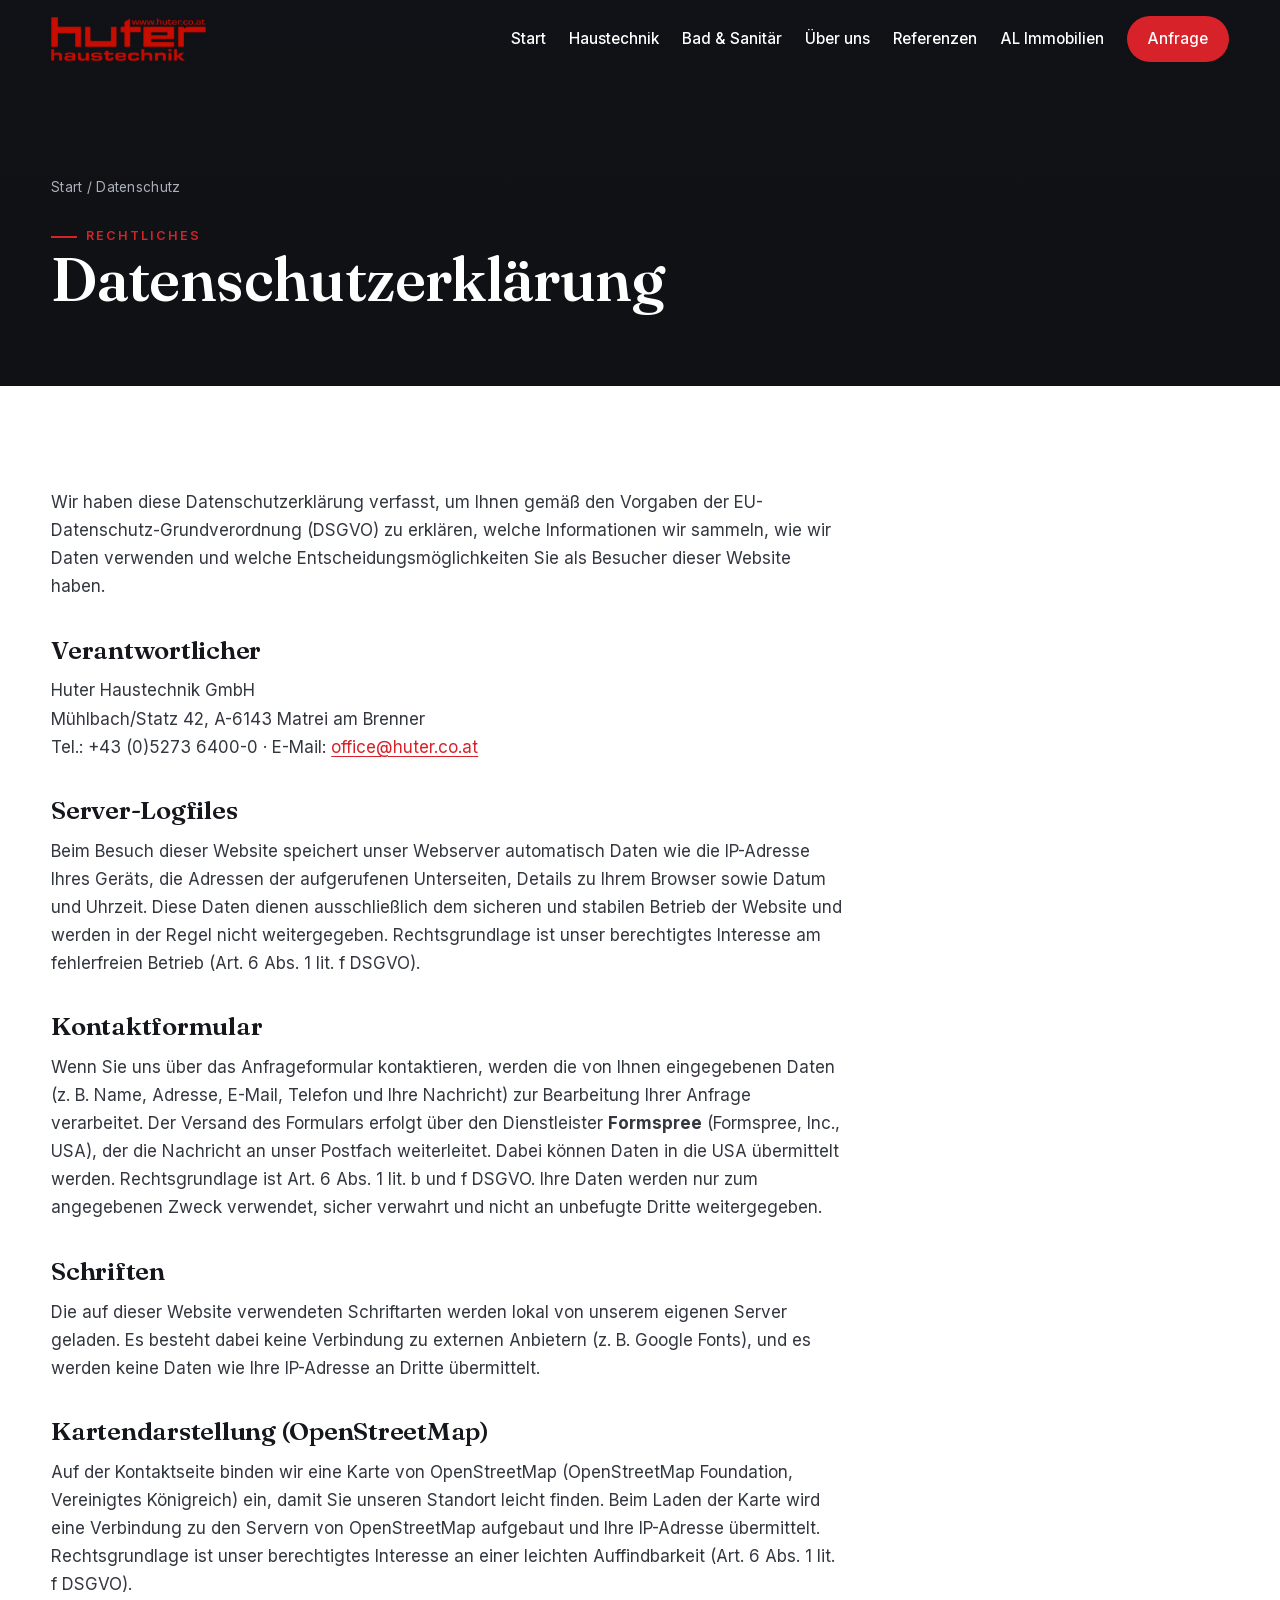
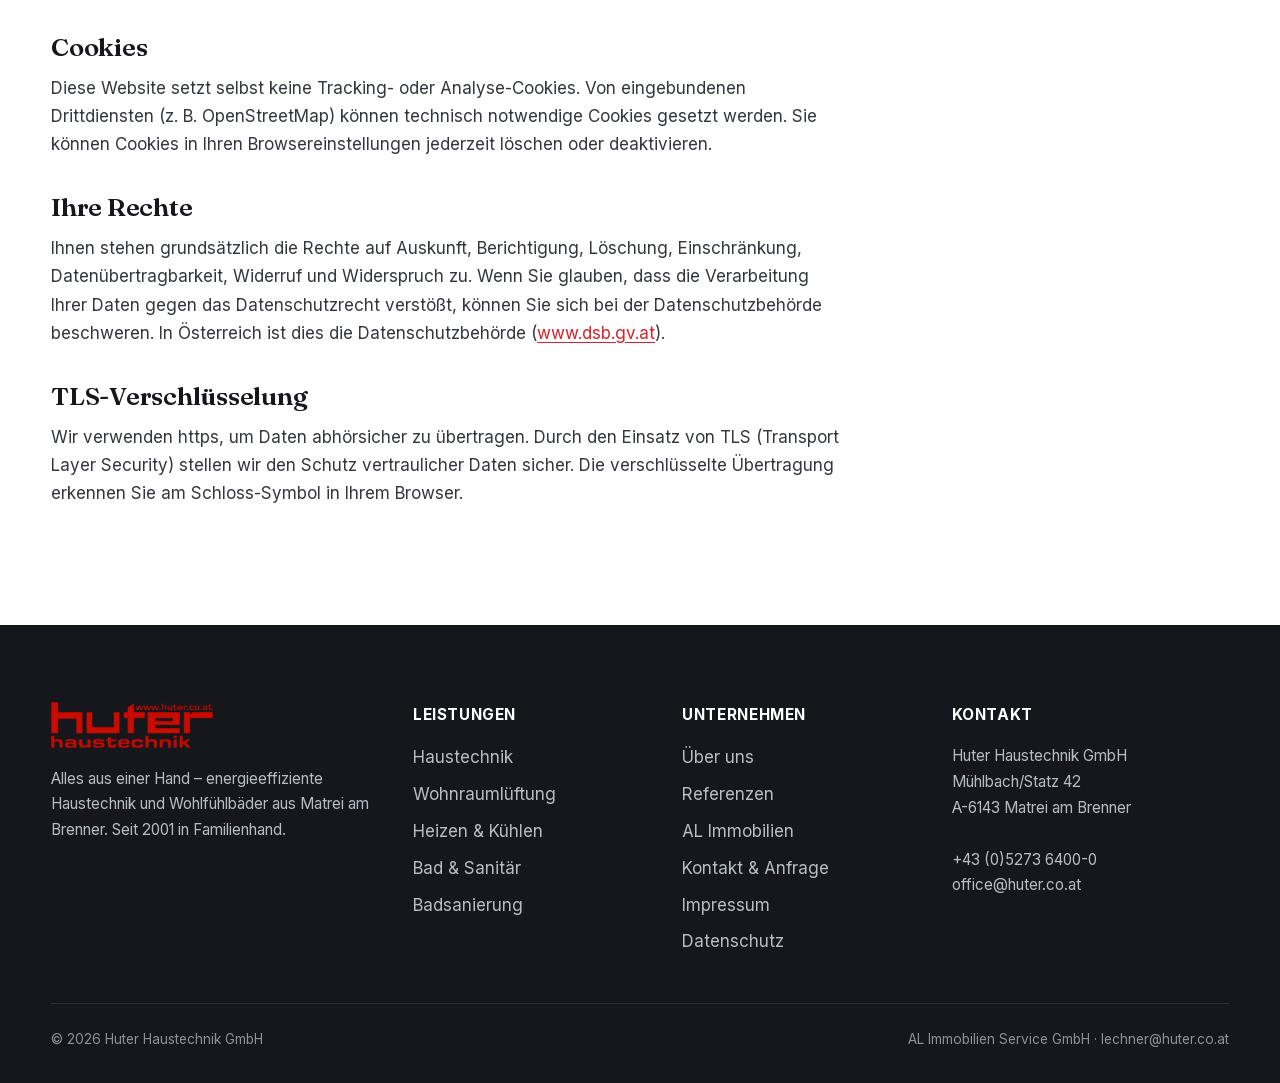
<file: datenschutz.html>
<!DOCTYPE html>
<html lang="de-AT">
<head>
  <meta charset="utf-8">
  <meta name="viewport" content="width=device-width, initial-scale=1">
  <title>Datenschutzerklärung | Huter Haustechnik</title>
  <meta name="description" content="Datenschutzerklärung der Huter Haustechnik GmbH.">
  <link rel="canonical" href="https://www.huter.co.at/datenschutz">
  <meta property="og:type" content="website">
  <meta property="og:site_name" content="Huter Haustechnik">
  <meta property="og:locale" content="de_AT">
  <meta property="og:title" content="Datenschutzerklärung | Huter Haustechnik">
  <meta property="og:description" content="Datenschutzerklärung der Huter Haustechnik GmbH.">
  <meta property="og:url" content="https://www.huter.co.at/datenschutz">
  <meta property="og:image" content="https://www.huter.co.at/assets/img/og-huter.jpg">
  <meta property="og:image:width" content="1200">
  <meta property="og:image:height" content="630">
  <meta property="og:image:alt" content="Firmengebäude der Huter Haustechnik GmbH in Matrei am Brenner">
  <meta name="twitter:card" content="summary_large_image">
  <meta name="robots" content="noindex">
  <link rel="icon" href="/favicon.ico" sizes="32x32">
  <link rel="apple-touch-icon" href="/apple-touch-icon.png">
  <link rel="manifest" href="/site.webmanifest">
  <meta name="theme-color" content="#15171c">
  <link rel="stylesheet" href="assets/fonts/fonts.css?v=8">
  <link rel="stylesheet" href="assets/css/style.css?v=8">
  <noscript><style>.reveal{opacity:1;transform:none}</style></noscript>
</head>
<body>

  <header class="site-header">
    <div class="wrap bar">
      <a class="brand" href="/" aria-label="Huter Haustechnik – Startseite"><img decoding="async" width="900" height="256" src="assets/logo/huter-logo.webp" alt="Huter Haustechnik – Alles aus einer Hand"></a>
      <button class="hamb" aria-label="Menü öffnen" aria-expanded="false"><span></span><span></span><span></span></button>
      <nav class="nav" aria-label="Hauptnavigation">
        <a href="/">Start</a>
        <a href="/haustechnik">Haustechnik</a>
        <a href="/bad-sanitaer">Bad &amp; Sanitär</a>
        <a href="/ueber-uns">Über uns</a>
        <a href="/referenzen">Referenzen</a>
        <a href="/al-immobilien">AL Immobilien</a>
        <a href="/kontakt" class="btn btn-primary">Anfrage</a>
      </nav>
    </div>
  </header>
  <div class="nav-scrim"></div>

  <section class="page-hero">
    <div class="wrap">
      <div class="crumbs"><a href="/">Start</a> / Datenschutz</div>
      <span class="eyebrow">Rechtliches</span>
      <h1>Datenschutzerklärung</h1>
    </div>
  </section>

  <section class="section">
    <div class="wrap">
      <div class="prose">
        <p>Wir haben diese Datenschutzerklärung verfasst, um Ihnen gemäß den Vorgaben der EU-Datenschutz-Grundverordnung (DSGVO) zu erklären, welche Informationen wir sammeln, wie wir Daten verwenden und welche Entscheidungsmöglichkeiten Sie als Besucher dieser Website haben.</p>

        <h2>Verantwortlicher</h2>
        <p>
          Huter Haustechnik GmbH<br>
          Mühlbach/Statz 42, A-6143 Matrei am Brenner<br>
          Tel.: +43 (0)5273 6400-0 · E-Mail: <a href="mailto:office@huter.co.at">office@huter.co.at</a>
        </p>

        <h2>Server-Logfiles</h2>
        <p>Beim Besuch dieser Website speichert unser Webserver automatisch Daten wie die IP-Adresse Ihres Geräts, die Adressen der aufgerufenen Unterseiten, Details zu Ihrem Browser sowie Datum und Uhrzeit. Diese Daten dienen ausschließlich dem sicheren und stabilen Betrieb der Website und werden in der Regel nicht weitergegeben. Rechtsgrundlage ist unser berechtigtes Interesse am fehlerfreien Betrieb (Art. 6 Abs. 1 lit. f DSGVO).</p>

        <h2>Kontaktformular</h2>
        <p>Wenn Sie uns über das Anfrageformular kontaktieren, werden die von Ihnen eingegebenen Daten (z. B. Name, Adresse, E-Mail, Telefon und Ihre Nachricht) zur Bearbeitung Ihrer Anfrage verarbeitet. Der Versand des Formulars erfolgt über den Dienstleister <strong>Formspree</strong> (Formspree, Inc., USA), der die Nachricht an unser Postfach weiterleitet. Dabei können Daten in die USA übermittelt werden. Rechtsgrundlage ist Art. 6 Abs. 1 lit. b und f DSGVO. Ihre Daten werden nur zum angegebenen Zweck verwendet, sicher verwahrt und nicht an unbefugte Dritte weitergegeben.</p>

        <h2>Schriften</h2>
        <p>Die auf dieser Website verwendeten Schriftarten werden lokal von unserem eigenen Server geladen. Es besteht dabei keine Verbindung zu externen Anbietern (z. B. Google Fonts), und es werden keine Daten wie Ihre IP-Adresse an Dritte übermittelt.</p>

        <h2>Kartendarstellung (OpenStreetMap)</h2>
        <p>Auf der Kontaktseite binden wir eine Karte von OpenStreetMap (OpenStreetMap Foundation, Vereinigtes Königreich) ein, damit Sie unseren Standort leicht finden. Beim Laden der Karte wird eine Verbindung zu den Servern von OpenStreetMap aufgebaut und Ihre IP-Adresse übermittelt. Rechtsgrundlage ist unser berechtigtes Interesse an einer leichten Auffindbarkeit (Art. 6 Abs. 1 lit. f DSGVO).</p>

        <h2>Cookies</h2>
        <p>Diese Website setzt selbst keine Tracking- oder Analyse-Cookies. Von eingebundenen Drittdiensten (z. B. OpenStreetMap) können technisch notwendige Cookies gesetzt werden. Sie können Cookies in Ihren Browsereinstellungen jederzeit löschen oder deaktivieren.</p>

        <h2>Ihre Rechte</h2>
        <p>Ihnen stehen grundsätzlich die Rechte auf Auskunft, Berichtigung, Löschung, Einschränkung, Datenübertragbarkeit, Widerruf und Widerspruch zu. Wenn Sie glauben, dass die Verarbeitung Ihrer Daten gegen das Datenschutzrecht verstößt, können Sie sich bei der Datenschutzbehörde beschweren. In Österreich ist dies die Datenschutzbehörde (<a href="https://www.dsb.gv.at/" target="_blank" rel="noopener">www.dsb.gv.at</a>).</p>

        <h2>TLS-Verschlüsselung</h2>
        <p>Wir verwenden https, um Daten abhörsicher zu übertragen. Durch den Einsatz von TLS (Transport Layer Security) stellen wir den Schutz vertraulicher Daten sicher. Die verschlüsselte Übertragung erkennen Sie am Schloss-Symbol in Ihrem Browser.</p>
      </div>
    </div>
  </section>

  <footer class="site-footer">
    <div class="wrap">
      <div class="footer-grid">
        <div>
          <img loading="lazy" decoding="async" width="900" height="256" class="flogo" src="assets/logo/huter-logo.webp" alt="Huter Haustechnik">
          <p class="muted">Alles aus einer Hand – energieeffiziente Haustechnik und Wohlfühlbäder aus Matrei am Brenner. Seit 2001 in Familienhand.</p>
        </div>
        <div>
          <h5>Leistungen</h5>
          <ul>
            <li><a href="/haustechnik">Haustechnik</a></li>
            <li><a href="/haustechnik#wohnraumlueftung">Wohnraumlüftung</a></li>
            <li><a href="/haustechnik#heizen-kuehlen">Heizen &amp; Kühlen</a></li>
            <li><a href="/bad-sanitaer">Bad &amp; Sanitär</a></li>
            <li><a href="/bad-sanitaer#badsanierung">Badsanierung</a></li>
          </ul>
        </div>
        <div>
          <h5>Unternehmen</h5>
          <ul>
            <li><a href="/ueber-uns">Über uns</a></li>
            <li><a href="/referenzen">Referenzen</a></li>
            <li><a href="/al-immobilien">AL Immobilien</a></li>
            <li><a href="/kontakt">Kontakt &amp; Anfrage</a></li>
            <li><a href="/impressum">Impressum</a></li>
            <li><a href="/datenschutz">Datenschutz</a></li>
          </ul>
        </div>
        <div>
          <h5>Kontakt</h5>
          <p class="muted">
            Huter Haustechnik GmbH<br>
            Mühlbach/Statz 42<br>
            A-6143 Matrei am Brenner<br><br>
            <a href="tel:+43527364000">+43 (0)5273 6400-0</a><br>
            <a href="mailto:office@huter.co.at">office@huter.co.at</a>
          </p>
        </div>
      </div>
      <div class="footer-bottom">
        <span>© <span id="year">2026</span> Huter Haustechnik GmbH</span>
        <span>AL Immobilien Service GmbH · <a href="mailto:lechner@huter.co.at">lechner@huter.co.at</a></span>
      </div>
    </div>
  </footer>

  <script src="assets/js/main.js?v=8" defer></script>
</body>
</html>
</file>
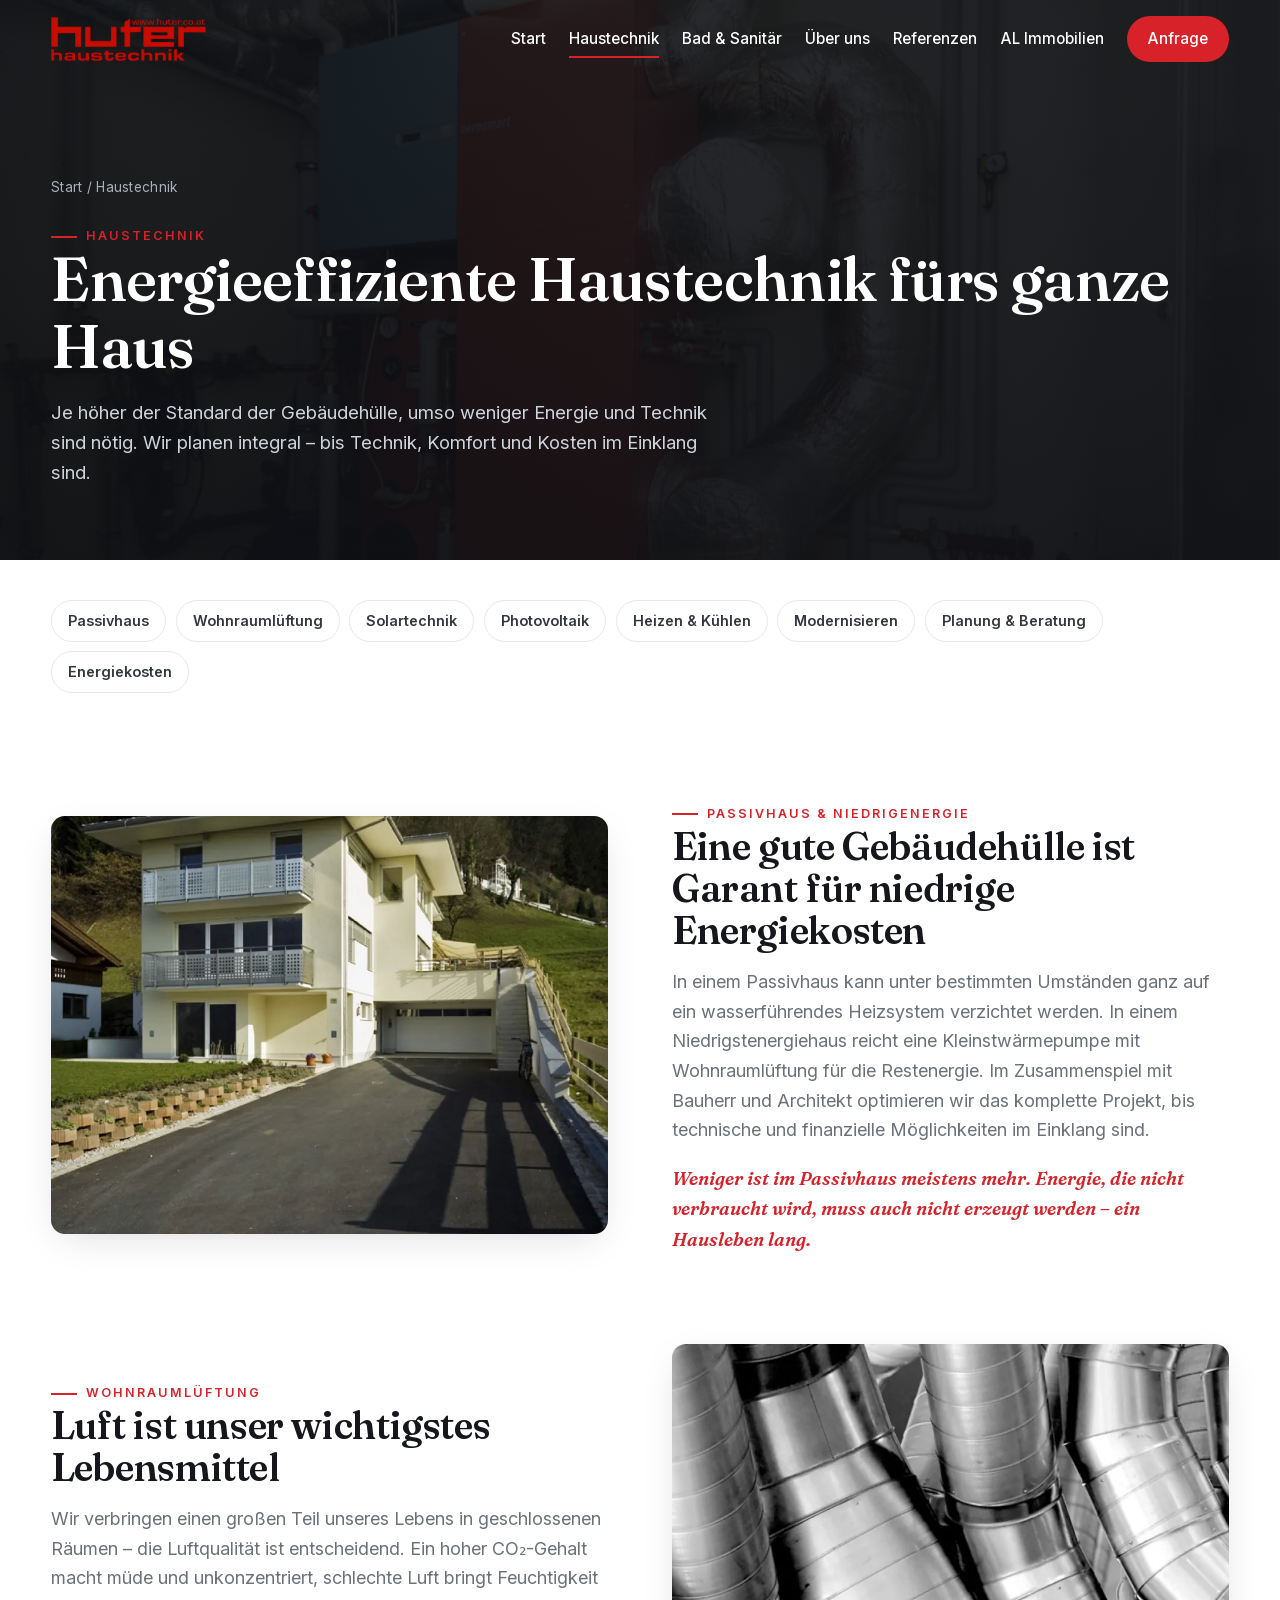
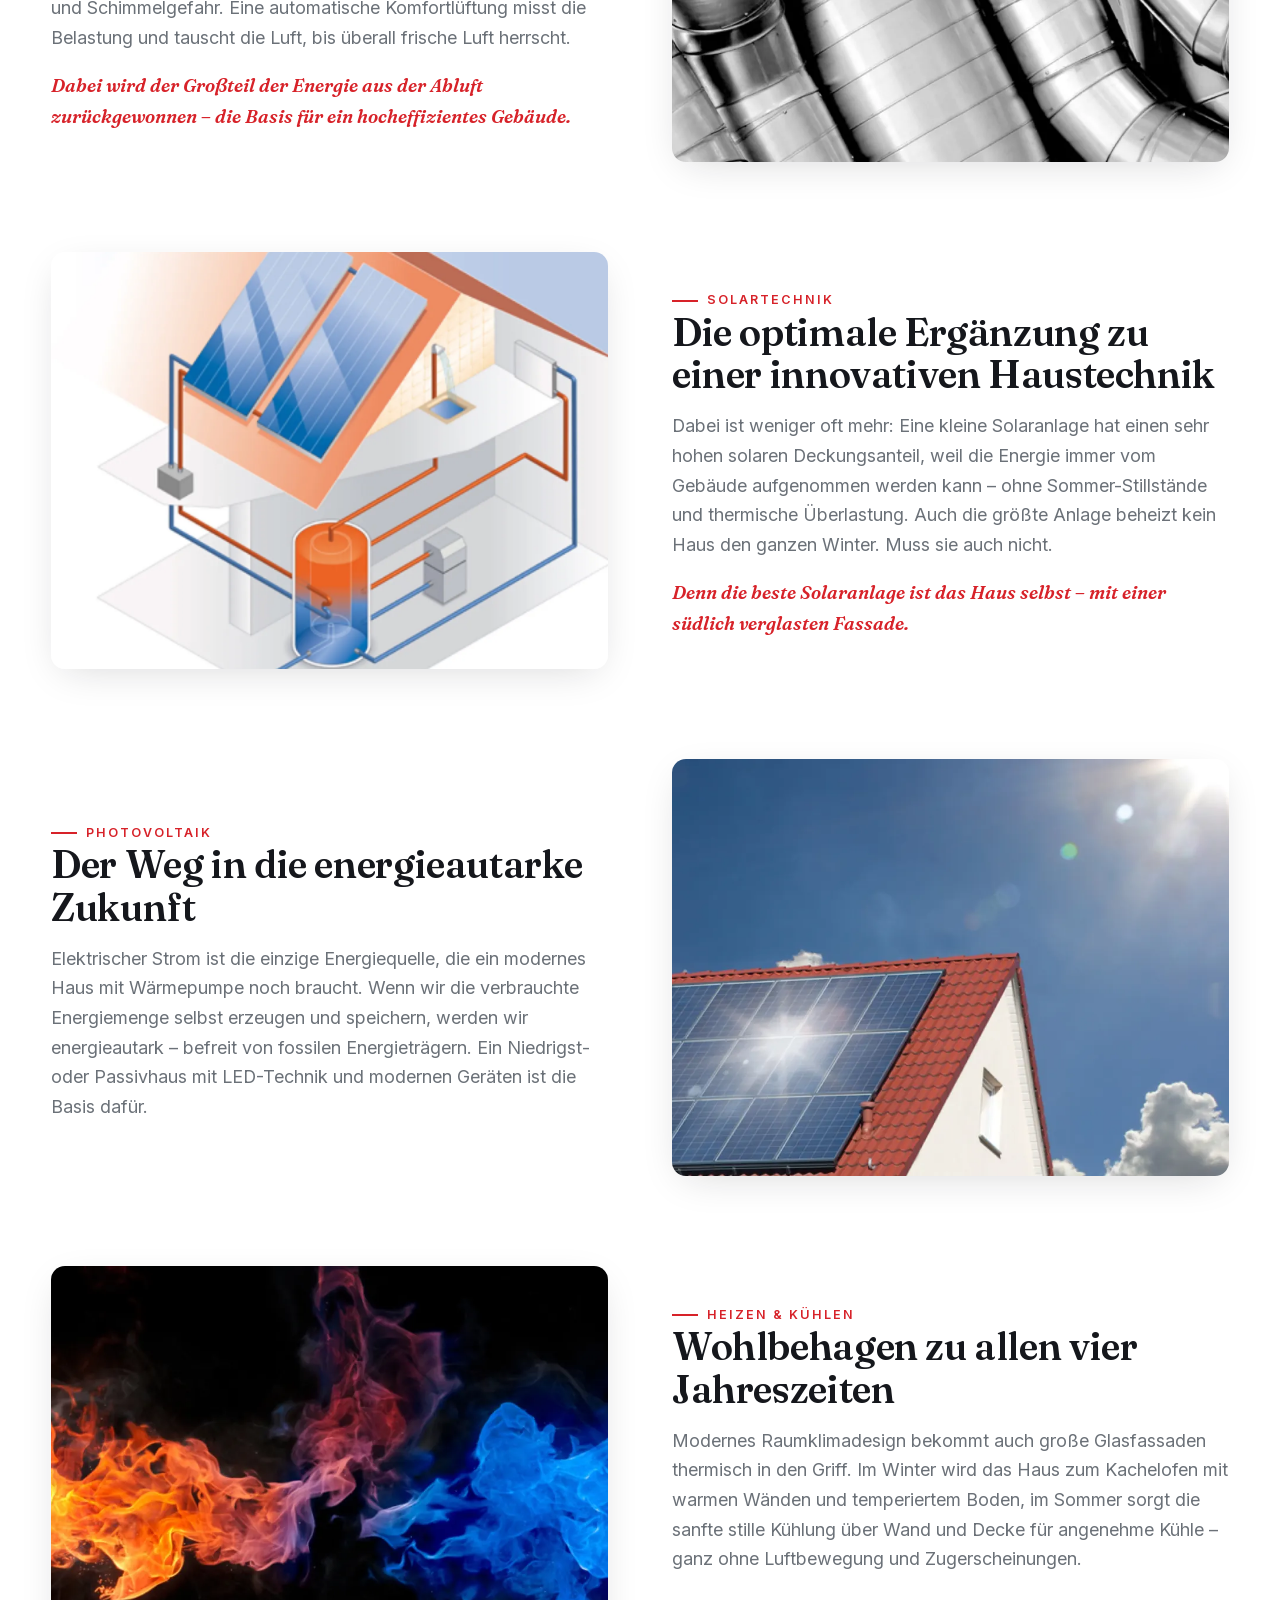
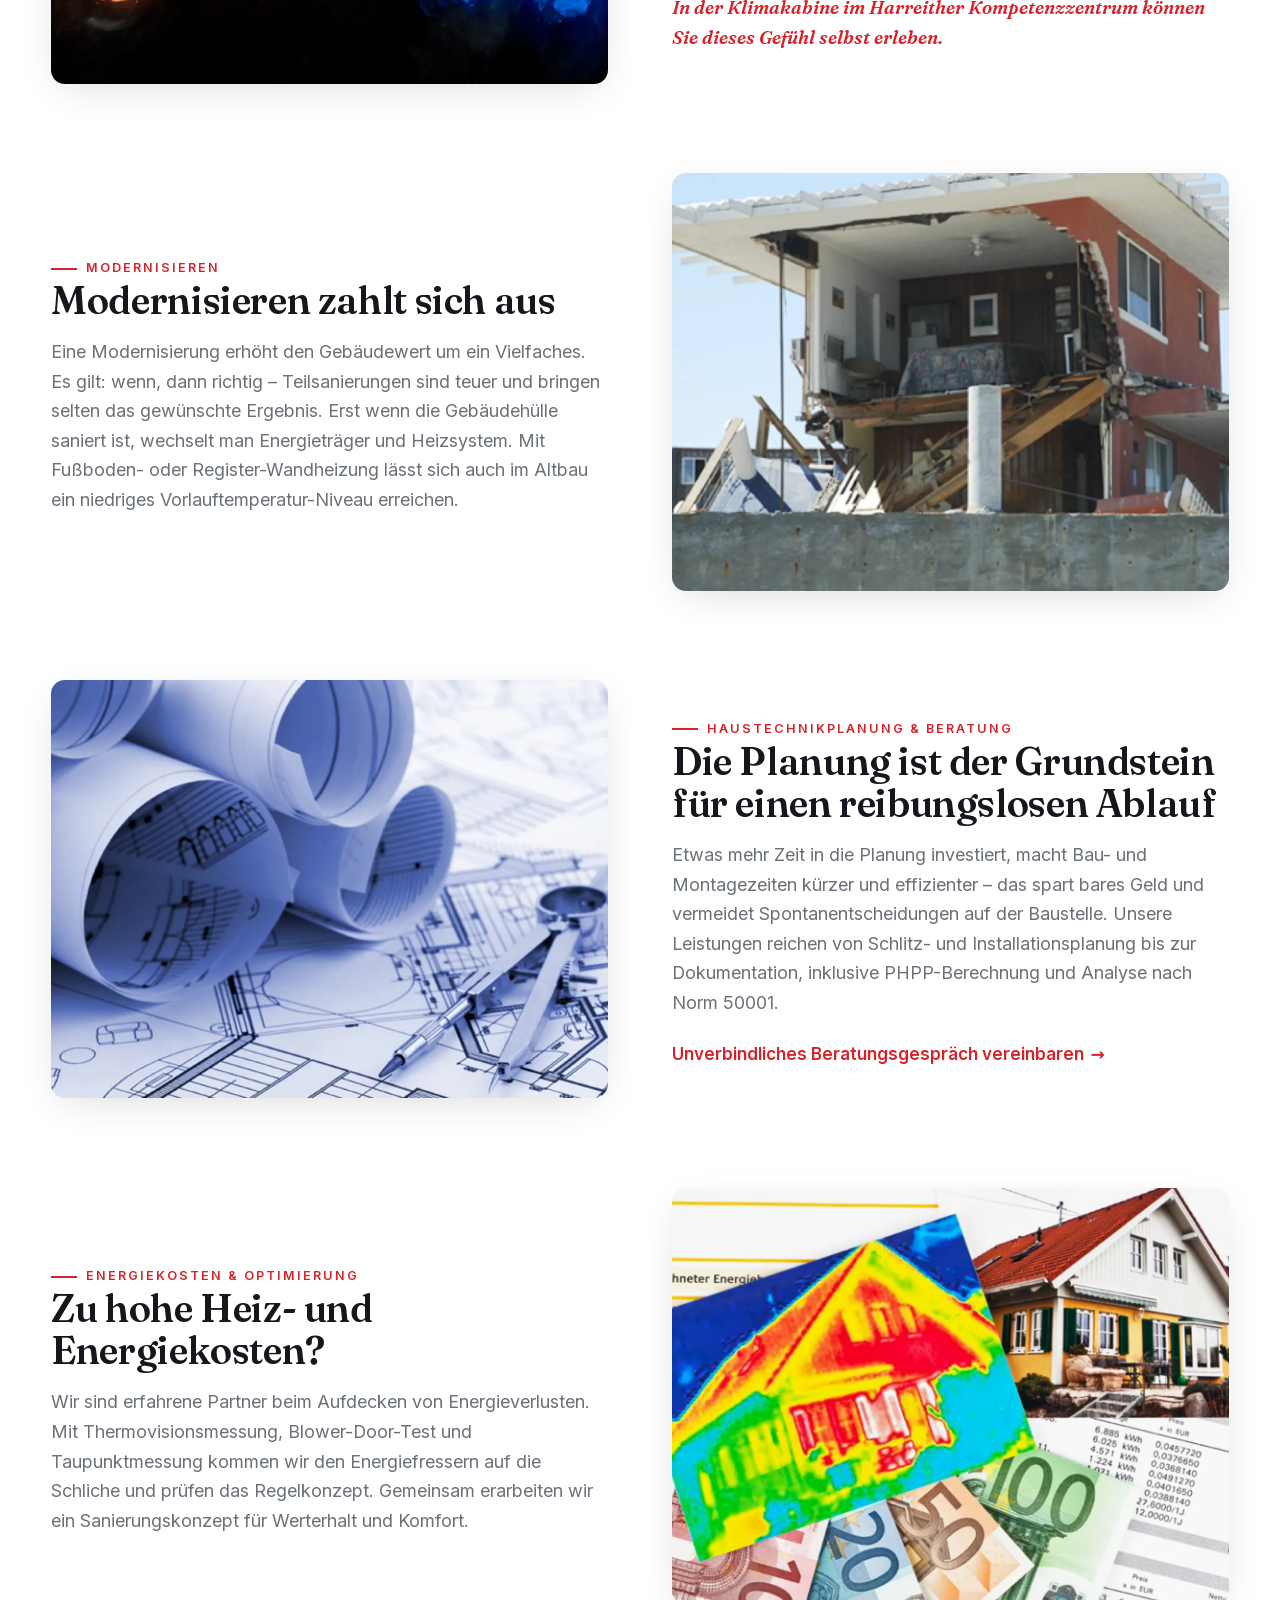
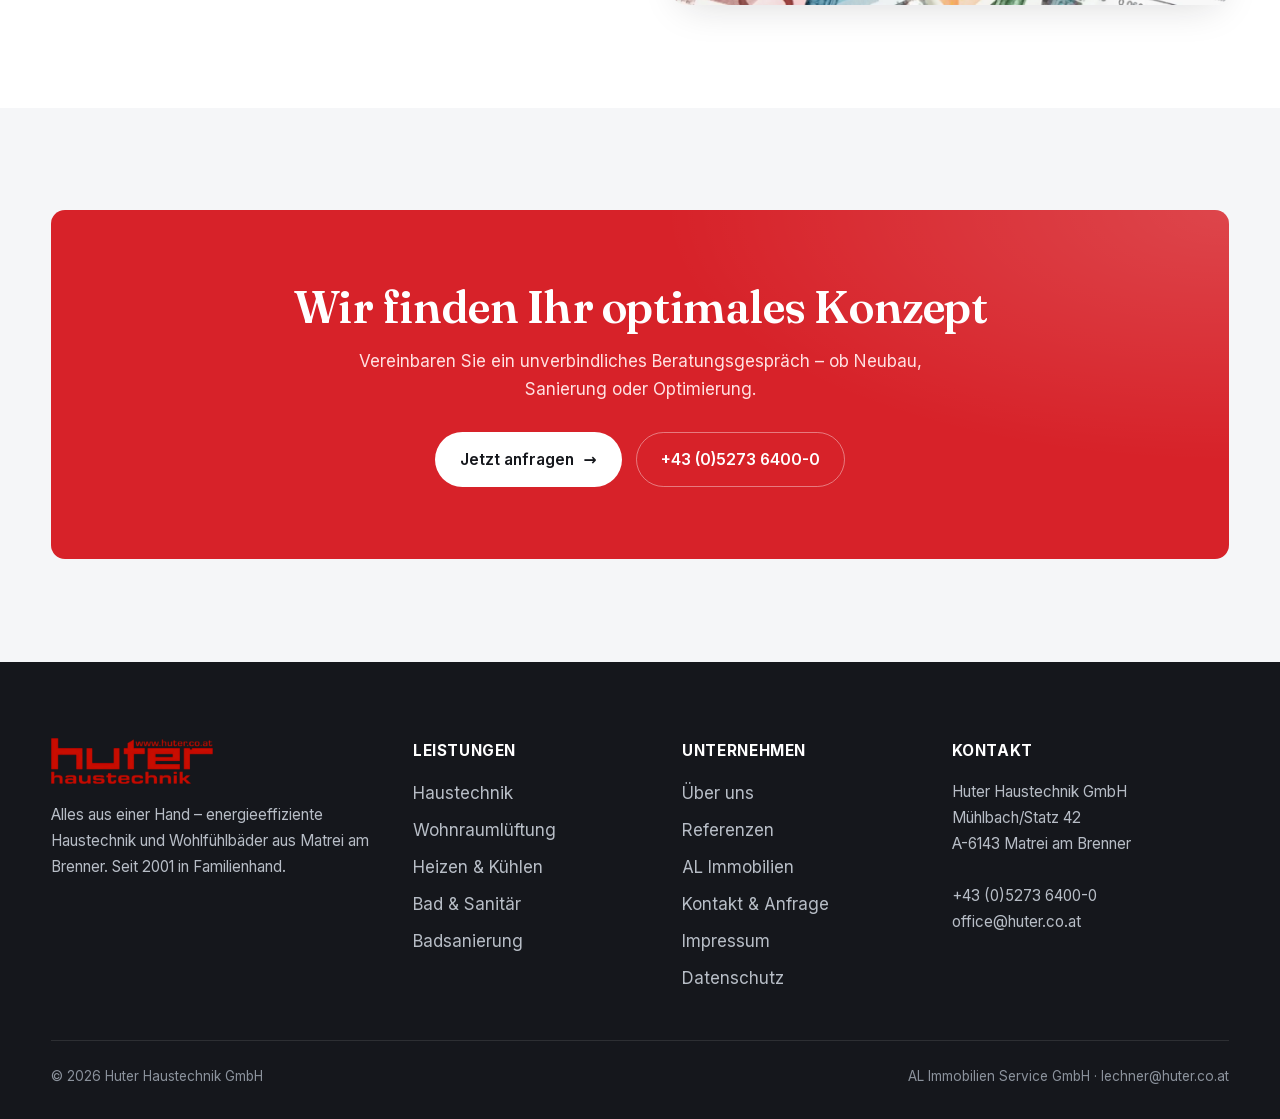
<file: haustechnik.html>
<!DOCTYPE html>
<html lang="de-AT">
<head>
  <meta charset="utf-8">
  <meta name="viewport" content="width=device-width, initial-scale=1">
  <title>Haustechnik – Passivhaus, Lüftung, Wärmepumpe &amp; Solar | Huter Haustechnik</title>
  <meta name="description" content="Energieeffiziente Haustechnik von Huter: Passivhaus & Niedrigenergie, Wohnraumlüftung, Solartechnik, Photovoltaik, Heizen & Kühlen, Modernisierung, Planung und Energiekosten-Optimierung.">
  <link rel="canonical" href="https://www.huter.co.at/haustechnik">
  <meta property="og:type" content="website">
  <meta property="og:site_name" content="Huter Haustechnik">
  <meta property="og:locale" content="de_AT">
  <meta property="og:title" content="Haustechnik – Passivhaus, Lüftung, Wärmepumpe &amp; Solar | Huter Haustechnik">
  <meta property="og:description" content="Energieeffiziente Haustechnik von Huter: Passivhaus & Niedrigenergie, Wohnraumlüftung, Solartechnik, Photovoltaik, Heizen & Kühlen, Modernisierung, Planung und Energiekosten-Optimierung.">
  <meta property="og:url" content="https://www.huter.co.at/haustechnik">
  <meta property="og:image" content="https://www.huter.co.at/assets/img/og-huter.jpg">
  <meta property="og:image:width" content="1200">
  <meta property="og:image:height" content="630">
  <meta property="og:image:alt" content="Firmengebäude der Huter Haustechnik GmbH in Matrei am Brenner">
  <meta name="twitter:card" content="summary_large_image">
  <link rel="icon" href="/favicon.ico" sizes="32x32">
  <link rel="apple-touch-icon" href="/apple-touch-icon.png">
  <link rel="manifest" href="/site.webmanifest">
  <meta name="theme-color" content="#15171c">
  <link rel="stylesheet" href="assets/fonts/fonts.css?v=8">
  <link rel="stylesheet" href="assets/css/style.css?v=8">
  <noscript><style>.reveal{opacity:1;transform:none}</style></noscript>
</head>
<body>

  <header class="site-header">
    <div class="wrap bar">
      <a class="brand" href="/" aria-label="Huter Haustechnik – Startseite"><img decoding="async" width="900" height="256" src="assets/logo/huter-logo.webp" alt="Huter Haustechnik – Alles aus einer Hand"></a>
      <button class="hamb" aria-label="Menü öffnen" aria-expanded="false"><span></span><span></span><span></span></button>
      <nav class="nav" aria-label="Hauptnavigation">
        <a href="/">Start</a>
        <a href="/haustechnik" class="active">Haustechnik</a>
        <a href="/bad-sanitaer">Bad &amp; Sanitär</a>
        <a href="/ueber-uns">Über uns</a>
        <a href="/referenzen">Referenzen</a>
        <a href="/al-immobilien">AL Immobilien</a>
        <a href="/kontakt" class="btn btn-primary">Anfrage</a>
      </nav>
    </div>
  </header>
  <div class="nav-scrim"></div>

  <!-- PAGE HERO -->
  <section class="page-hero">
    <div class="ph-bg" style="background-image:url('assets/img/haustechnik-01.webp')"></div>
    <div class="wrap">
      <div class="crumbs"><a href="/">Start</a> / Haustechnik</div>
      <span class="eyebrow">Haustechnik</span>
      <h1>Energieeffiziente Haustechnik fürs ganze Haus</h1>
      <p>Je höher der Standard der Gebäudehülle, umso weniger Energie und Technik sind nötig. Wir planen integral – bis Technik, Komfort und Kosten im Einklang sind.</p>
    </div>
  </section>

  <!-- JUMP INDEX -->
  <section class="section" style="padding-top:2.5rem;padding-bottom:0">
    <div class="wrap">
      <div class="svc-index reveal">
        <a href="#passivhaus">Passivhaus</a>
        <a href="#wohnraumlueftung">Wohnraumlüftung</a>
        <a href="#solartechnik">Solartechnik</a>
        <a href="#photovoltaik">Photovoltaik</a>
        <a href="#heizen-kuehlen">Heizen &amp; Kühlen</a>
        <a href="#modernisieren">Modernisieren</a>
        <a href="#planung">Planung &amp; Beratung</a>
        <a href="#optimierung">Energiekosten</a>
      </div>
    </div>
  </section>

  <!-- SERVICES -->
  <section class="section">
    <div class="wrap">

      <article class="svc feature" id="passivhaus">
        <div class="media reveal"><img loading="lazy" decoding="async" width="934" height="1400" src="assets/img/haus-06-2.webp" alt="Passivhaus in Tirol"></div>
        <div class="reveal" data-d="1">
          <span class="eyebrow">Passivhaus &amp; Niedrigenergie</span>
          <h2>Eine gute Gebäudehülle ist Garant für niedrige Energiekosten</h2>
          <p class="sub">In einem Passivhaus kann unter bestimmten Umständen ganz auf ein wasserführendes Heizsystem verzichtet werden. In einem Niedrigstenergiehaus reicht eine Kleinstwärmepumpe mit Wohnraumlüftung für die Restenergie. Im Zusammenspiel mit Bauherr und Architekt optimieren wir das komplette Projekt, bis technische und finanzielle Möglichkeiten im Einklang sind.</p>
          <p class="lead-in" style="margin-top:1.2rem">Weniger ist im Passivhaus meistens mehr. Energie, die nicht verbraucht wird, muss auch nicht erzeugt werden – ein Hausleben lang.</p>
        </div>
      </article>

      <article class="svc feature reverse" id="wohnraumlueftung">
        <div class="media reveal"><img loading="lazy" decoding="async" width="1400" height="711" src="assets/img/wohnraumlueftung.webp" alt="Wohnraumlüftung / Komfortlüftung"></div>
        <div class="reveal" data-d="1">
          <span class="eyebrow">Wohnraumlüftung</span>
          <h2>Luft ist unser wichtigstes Lebensmittel</h2>
          <p class="sub">Wir verbringen einen großen Teil unseres Lebens in geschlossenen Räumen – die Luftqualität ist entscheidend. Ein hoher CO₂-Gehalt macht müde und unkonzentriert, schlechte Luft bringt Feuchtigkeit und Schimmelgefahr. Eine automatische Komfortlüftung misst die Belastung und tauscht die Luft, bis überall frische Luft herrscht.</p>
          <p class="lead-in" style="margin-top:1.2rem">Dabei wird der Großteil der Energie aus der Abluft zurückgewonnen – die Basis für ein hocheffizientes Gebäude.</p>
        </div>
      </article>

      <article class="svc feature" id="solartechnik">
        <div class="media reveal"><img loading="lazy" decoding="async" width="1400" height="1390" src="assets/img/solartechnik-01.webp" alt="Solartechnik"></div>
        <div class="reveal" data-d="1">
          <span class="eyebrow">Solartechnik</span>
          <h2>Die optimale Ergänzung zu einer innovativen Haustechnik</h2>
          <p class="sub">Dabei ist weniger oft mehr: Eine kleine Solaranlage hat einen sehr hohen solaren Deckungsanteil, weil die Energie immer vom Gebäude aufgenommen werden kann – ohne Sommer-Stillstände und thermische Überlastung. Auch die größte Anlage beheizt kein Haus den ganzen Winter. Muss sie auch nicht.</p>
          <p class="lead-in" style="margin-top:1.2rem">Denn die beste Solaranlage ist das Haus selbst – mit einer südlich verglasten Fassade.</p>
        </div>
      </article>

      <article class="svc feature reverse" id="photovoltaik">
        <div class="media reveal"><img loading="lazy" decoding="async" width="1400" height="711" src="assets/img/photovoltaik.webp" alt="Photovoltaik"></div>
        <div class="reveal" data-d="1">
          <span class="eyebrow">Photovoltaik</span>
          <h2>Der Weg in die energieautarke Zukunft</h2>
          <p class="sub">Elektrischer Strom ist die einzige Energiequelle, die ein modernes Haus mit Wärmepumpe noch braucht. Wenn wir die verbrauchte Energiemenge selbst erzeugen und speichern, werden wir energieautark – befreit von fossilen Energieträgern. Ein Niedrigst- oder Passivhaus mit LED-Technik und modernen Geräten ist die Basis dafür.</p>
        </div>
      </article>

      <article class="svc feature" id="heizen-kuehlen">
        <div class="media reveal"><img loading="lazy" decoding="async" width="1400" height="711" src="assets/img/heizen-kuehlen.webp" alt="Heizen und Kühlen"></div>
        <div class="reveal" data-d="1">
          <span class="eyebrow">Heizen &amp; Kühlen</span>
          <h2>Wohlbehagen zu allen vier Jahreszeiten</h2>
          <p class="sub">Modernes Raumklimadesign bekommt auch große Glasfassaden thermisch in den Griff. Im Winter wird das Haus zum Kachelofen mit warmen Wänden und temperiertem Boden, im Sommer sorgt die sanfte stille Kühlung über Wand und Decke für angenehme Kühle – ganz ohne Luftbewegung und Zugerscheinungen.</p>
          <p class="lead-in" style="margin-top:1.2rem">In der Klimakabine im Harreither Kompetenzzentrum können Sie dieses Gefühl selbst erleben.</p>
        </div>
      </article>

      <article class="svc feature reverse" id="modernisieren">
        <div class="media reveal"><img loading="lazy" decoding="async" width="1400" height="1390" src="assets/img/modernisieren-01.webp" alt="Modernisieren / Sanieren"></div>
        <div class="reveal" data-d="1">
          <span class="eyebrow">Modernisieren</span>
          <h2>Modernisieren zahlt sich aus</h2>
          <p class="sub">Eine Modernisierung erhöht den Gebäudewert um ein Vielfaches. Es gilt: wenn, dann richtig – Teilsanierungen sind teuer und bringen selten das gewünschte Ergebnis. Erst wenn die Gebäudehülle saniert ist, wechselt man Energieträger und Heizsystem. Mit Fußboden- oder Register-Wandheizung lässt sich auch im Altbau ein niedriges Vorlauftemperatur-Niveau erreichen.</p>
        </div>
      </article>

      <article class="svc feature" id="planung">
        <div class="media reveal"><img loading="lazy" decoding="async" width="1400" height="711" src="assets/img/haustechnikplanung.webp" alt="Haustechnikplanung &amp; Beratung"></div>
        <div class="reveal" data-d="1">
          <span class="eyebrow">Haustechnikplanung &amp; Beratung</span>
          <h2>Die Planung ist der Grundstein für einen reibungslosen Ablauf</h2>
          <p class="sub">Etwas mehr Zeit in die Planung investiert, macht Bau- und Montagezeiten kürzer und effizienter – das spart bares Geld und vermeidet Spontanentscheidungen auf der Baustelle. Unsere Leistungen reichen von Schlitz- und Installationsplanung bis zur Dokumentation, inklusive PHPP-Berechnung und Analyse nach Norm 50001.</p>
          <p style="margin-top:1.4rem"><a href="/kontakt" class="link-arrow">Unverbindliches Beratungsgespräch vereinbaren <span class="arw">→</span></a></p>
        </div>
      </article>

      <article class="svc feature reverse" id="optimierung">
        <div class="media reveal"><img loading="lazy" decoding="async" width="1400" height="870" src="assets/img/energie-kosten-optimieren.webp" alt="Energiekosten &amp; Optimierung"></div>
        <div class="reveal" data-d="1">
          <span class="eyebrow">Energiekosten &amp; Optimierung</span>
          <h2>Zu hohe Heiz- und Energiekosten?</h2>
          <p class="sub">Wir sind erfahrene Partner beim Aufdecken von Energieverlusten. Mit Thermovisionsmessung, Blower-Door-Test und Taupunktmessung kommen wir den Energiefressern auf die Schliche und prüfen das Regelkonzept. Gemeinsam erarbeiten wir ein Sanierungskonzept für Werterhalt und Komfort.</p>
        </div>
      </article>

    </div>
  </section>

  <!-- CTA -->
  <section class="section section--soft">
    <div class="wrap">
      <div class="cta-band reveal">
        <h2>Wir finden Ihr optimales Konzept</h2>
        <p>Vereinbaren Sie ein unverbindliches Beratungsgespräch – ob Neubau, Sanierung oder Optimierung.</p>
        <div class="cta-row">
          <a href="/kontakt" class="btn btn-light">Jetzt anfragen <span class="arw">→</span></a>
          <a href="tel:+43527364000" class="btn btn-outline-light">+43 (0)5273 6400-0</a>
        </div>
      </div>
    </div>
  </section>

  <footer class="site-footer">
    <div class="wrap">
      <div class="footer-grid">
        <div>
          <img loading="lazy" decoding="async" width="900" height="256" class="flogo" src="assets/logo/huter-logo.webp" alt="Huter Haustechnik">
          <p class="muted">Alles aus einer Hand – energieeffiziente Haustechnik und Wohlfühlbäder aus Matrei am Brenner. Seit 2001 in Familienhand.</p>
        </div>
        <div>
          <h5>Leistungen</h5>
          <ul>
            <li><a href="/haustechnik">Haustechnik</a></li>
            <li><a href="/haustechnik#wohnraumlueftung">Wohnraumlüftung</a></li>
            <li><a href="/haustechnik#heizen-kuehlen">Heizen &amp; Kühlen</a></li>
            <li><a href="/bad-sanitaer">Bad &amp; Sanitär</a></li>
            <li><a href="/bad-sanitaer#badsanierung">Badsanierung</a></li>
          </ul>
        </div>
        <div>
          <h5>Unternehmen</h5>
          <ul>
            <li><a href="/ueber-uns">Über uns</a></li>
            <li><a href="/referenzen">Referenzen</a></li>
            <li><a href="/al-immobilien">AL Immobilien</a></li>
            <li><a href="/kontakt">Kontakt &amp; Anfrage</a></li>
            <li><a href="/impressum">Impressum</a></li>
            <li><a href="/datenschutz">Datenschutz</a></li>
          </ul>
        </div>
        <div>
          <h5>Kontakt</h5>
          <p class="muted">
            Huter Haustechnik GmbH<br>
            Mühlbach/Statz 42<br>
            A-6143 Matrei am Brenner<br><br>
            <a href="tel:+43527364000">+43 (0)5273 6400-0</a><br>
            <a href="mailto:office@huter.co.at">office@huter.co.at</a>
          </p>
        </div>
      </div>
      <div class="footer-bottom">
        <span>© <span id="year">2026</span> Huter Haustechnik GmbH</span>
        <span>AL Immobilien Service GmbH · <a href="mailto:lechner@huter.co.at">lechner@huter.co.at</a></span>
      </div>
    </div>
  </footer>

  <script src="assets/js/main.js?v=8" defer></script>
</body>
</html>
</file>
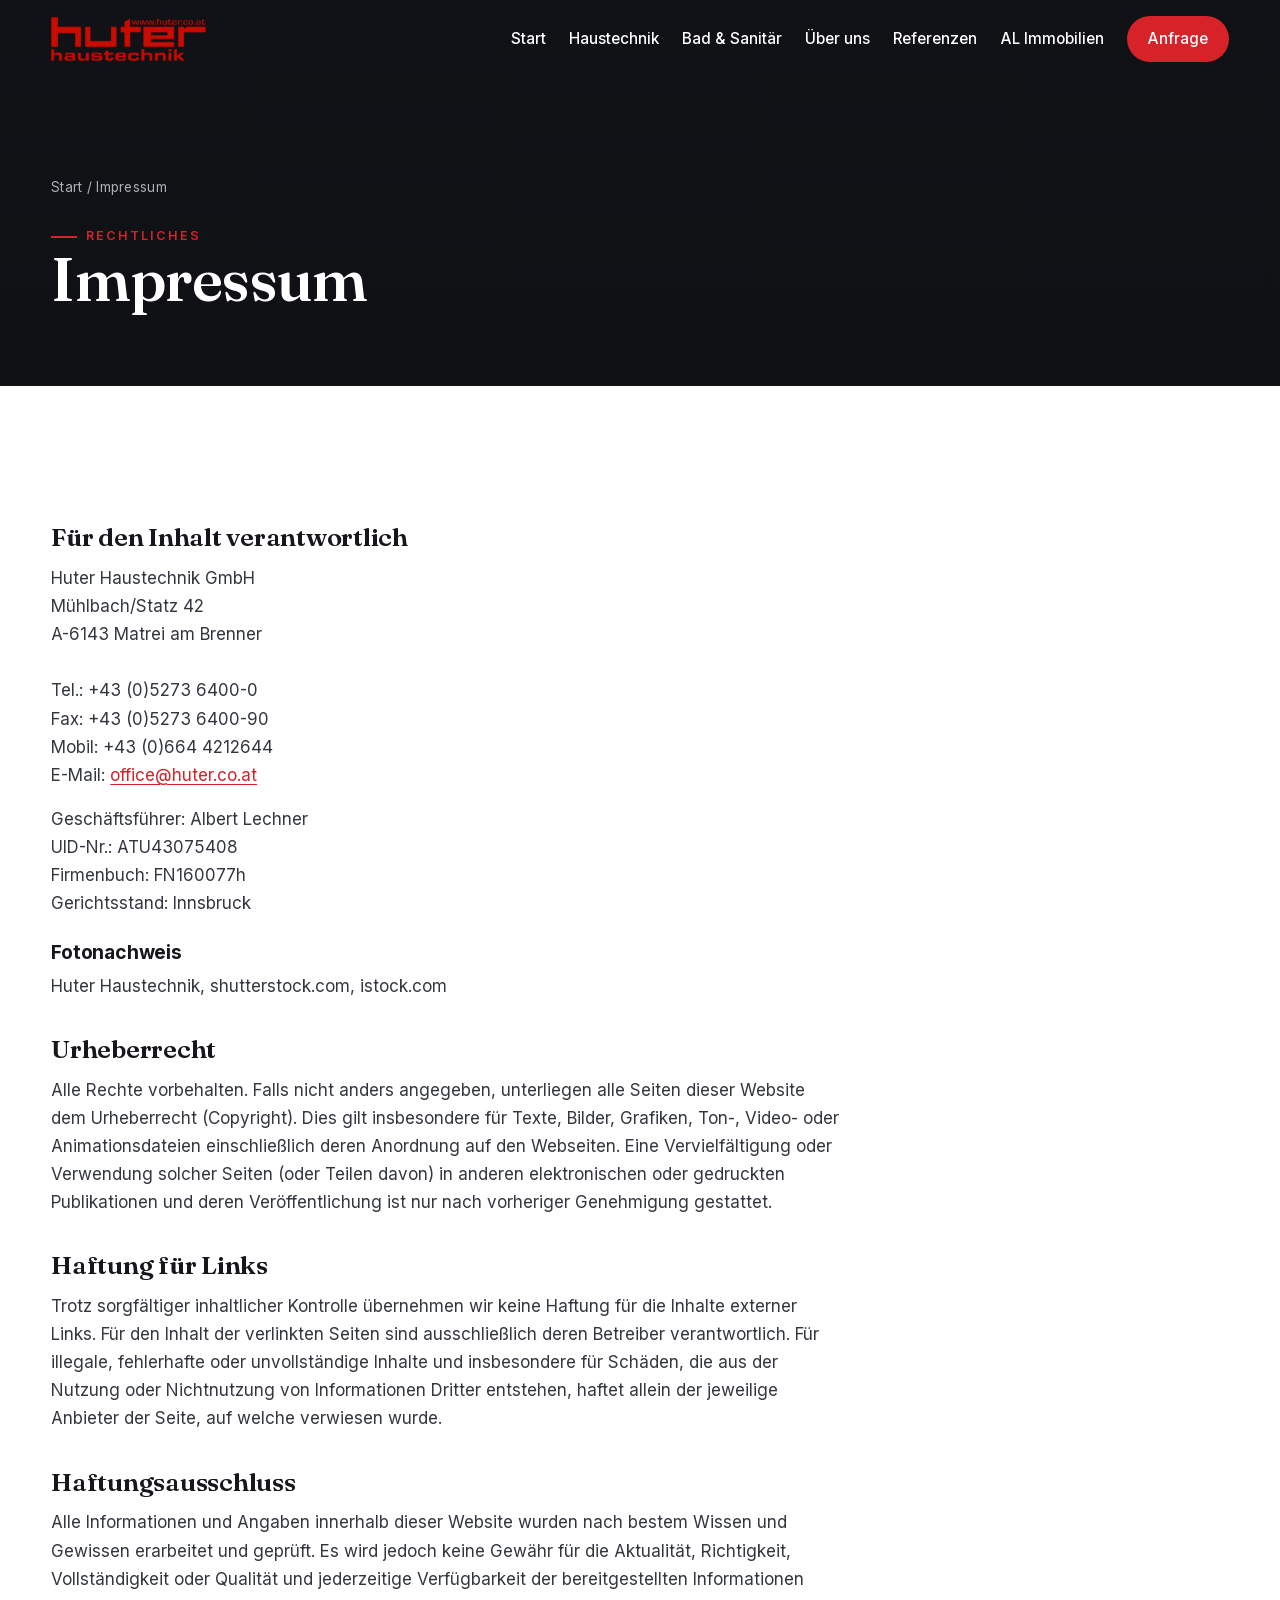
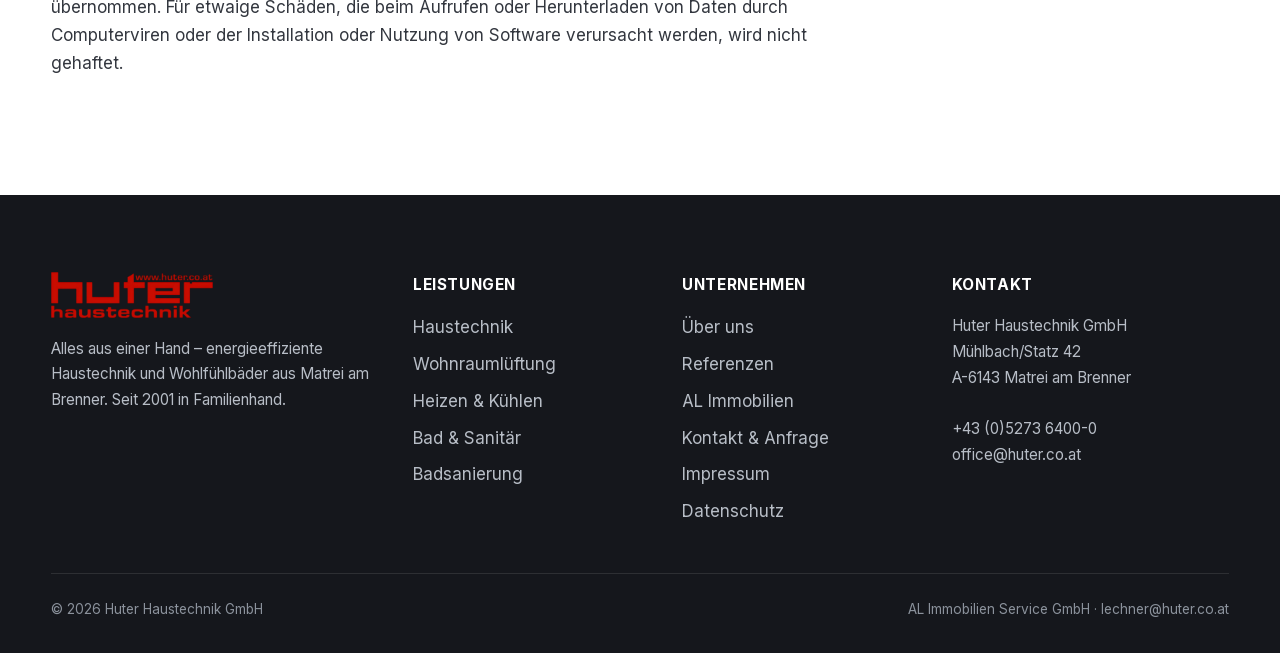
<file: impressum.html>
<!DOCTYPE html>
<html lang="de-AT">
<head>
  <meta charset="utf-8">
  <meta name="viewport" content="width=device-width, initial-scale=1">
  <title>Impressum | Huter Haustechnik</title>
  <meta name="description" content="Impressum der Huter Haustechnik GmbH, Matrei am Brenner.">
  <link rel="canonical" href="https://www.huter.co.at/impressum">
  <meta property="og:type" content="website">
  <meta property="og:site_name" content="Huter Haustechnik">
  <meta property="og:locale" content="de_AT">
  <meta property="og:title" content="Impressum | Huter Haustechnik">
  <meta property="og:description" content="Impressum der Huter Haustechnik GmbH, Matrei am Brenner.">
  <meta property="og:url" content="https://www.huter.co.at/impressum">
  <meta property="og:image" content="https://www.huter.co.at/assets/img/og-huter.jpg">
  <meta property="og:image:width" content="1200">
  <meta property="og:image:height" content="630">
  <meta property="og:image:alt" content="Firmengebäude der Huter Haustechnik GmbH in Matrei am Brenner">
  <meta name="twitter:card" content="summary_large_image">
  <meta name="robots" content="noindex">
  <link rel="icon" href="/favicon.ico" sizes="32x32">
  <link rel="apple-touch-icon" href="/apple-touch-icon.png">
  <link rel="manifest" href="/site.webmanifest">
  <meta name="theme-color" content="#15171c">
  <link rel="stylesheet" href="assets/fonts/fonts.css?v=8">
  <link rel="stylesheet" href="assets/css/style.css?v=8">
  <noscript><style>.reveal{opacity:1;transform:none}</style></noscript>
</head>
<body>

  <header class="site-header">
    <div class="wrap bar">
      <a class="brand" href="/" aria-label="Huter Haustechnik – Startseite"><img decoding="async" width="900" height="256" src="assets/logo/huter-logo.webp" alt="Huter Haustechnik – Alles aus einer Hand"></a>
      <button class="hamb" aria-label="Menü öffnen" aria-expanded="false"><span></span><span></span><span></span></button>
      <nav class="nav" aria-label="Hauptnavigation">
        <a href="/">Start</a>
        <a href="/haustechnik">Haustechnik</a>
        <a href="/bad-sanitaer">Bad &amp; Sanitär</a>
        <a href="/ueber-uns">Über uns</a>
        <a href="/referenzen">Referenzen</a>
        <a href="/al-immobilien">AL Immobilien</a>
        <a href="/kontakt" class="btn btn-primary">Anfrage</a>
      </nav>
    </div>
  </header>
  <div class="nav-scrim"></div>

  <section class="page-hero">
    <div class="wrap">
      <div class="crumbs"><a href="/">Start</a> / Impressum</div>
      <span class="eyebrow">Rechtliches</span>
      <h1>Impressum</h1>
    </div>
  </section>

  <section class="section">
    <div class="wrap">
      <div class="prose">
        <h2>Für den Inhalt verantwortlich</h2>
        <p>
          Huter Haustechnik GmbH<br>
          Mühlbach/Statz 42<br>
          A-6143 Matrei am Brenner<br><br>
          Tel.: +43 (0)5273 6400-0<br>
          Fax: +43 (0)5273 6400-90<br>
          Mobil: +43 (0)664 4212644<br>
          E-Mail: <a href="mailto:office@huter.co.at">office@huter.co.at</a>
        </p>
        <p>
          Geschäftsführer: Albert Lechner<br>
          UID-Nr.: ATU43075408<br>
          Firmenbuch: FN160077h<br>
          Gerichtsstand: Innsbruck
        </p>

        <h3>Fotonachweis</h3>
        <p>Huter Haustechnik, shutterstock.com, istock.com</p>

        <h2>Urheberrecht</h2>
        <p>Alle Rechte vorbehalten. Falls nicht anders angegeben, unterliegen alle Seiten dieser Website dem Urheberrecht (Copyright). Dies gilt insbesondere für Texte, Bilder, Grafiken, Ton-, Video- oder Animationsdateien einschließlich deren Anordnung auf den Webseiten. Eine Vervielfältigung oder Verwendung solcher Seiten (oder Teilen davon) in anderen elektronischen oder gedruckten Publikationen und deren Veröffentlichung ist nur nach vorheriger Genehmigung gestattet.</p>

        <h2>Haftung für Links</h2>
        <p>Trotz sorgfältiger inhaltlicher Kontrolle übernehmen wir keine Haftung für die Inhalte externer Links. Für den Inhalt der verlinkten Seiten sind ausschließlich deren Betreiber verantwortlich. Für illegale, fehlerhafte oder unvollständige Inhalte und insbesondere für Schäden, die aus der Nutzung oder Nichtnutzung von Informationen Dritter entstehen, haftet allein der jeweilige Anbieter der Seite, auf welche verwiesen wurde.</p>

        <h2>Haftungsausschluss</h2>
        <p>Alle Informationen und Angaben innerhalb dieser Website wurden nach bestem Wissen und Gewissen erarbeitet und geprüft. Es wird jedoch keine Gewähr für die Aktualität, Richtigkeit, Vollständigkeit oder Qualität und jederzeitige Verfügbarkeit der bereitgestellten Informationen übernommen. Für etwaige Schäden, die beim Aufrufen oder Herunterladen von Daten durch Computerviren oder der Installation oder Nutzung von Software verursacht werden, wird nicht gehaftet.</p>
      </div>
    </div>
  </section>

  <footer class="site-footer">
    <div class="wrap">
      <div class="footer-grid">
        <div>
          <img loading="lazy" decoding="async" width="900" height="256" class="flogo" src="assets/logo/huter-logo.webp" alt="Huter Haustechnik">
          <p class="muted">Alles aus einer Hand – energieeffiziente Haustechnik und Wohlfühlbäder aus Matrei am Brenner. Seit 2001 in Familienhand.</p>
        </div>
        <div>
          <h5>Leistungen</h5>
          <ul>
            <li><a href="/haustechnik">Haustechnik</a></li>
            <li><a href="/haustechnik#wohnraumlueftung">Wohnraumlüftung</a></li>
            <li><a href="/haustechnik#heizen-kuehlen">Heizen &amp; Kühlen</a></li>
            <li><a href="/bad-sanitaer">Bad &amp; Sanitär</a></li>
            <li><a href="/bad-sanitaer#badsanierung">Badsanierung</a></li>
          </ul>
        </div>
        <div>
          <h5>Unternehmen</h5>
          <ul>
            <li><a href="/ueber-uns">Über uns</a></li>
            <li><a href="/referenzen">Referenzen</a></li>
            <li><a href="/al-immobilien">AL Immobilien</a></li>
            <li><a href="/kontakt">Kontakt &amp; Anfrage</a></li>
            <li><a href="/impressum">Impressum</a></li>
            <li><a href="/datenschutz">Datenschutz</a></li>
          </ul>
        </div>
        <div>
          <h5>Kontakt</h5>
          <p class="muted">
            Huter Haustechnik GmbH<br>
            Mühlbach/Statz 42<br>
            A-6143 Matrei am Brenner<br><br>
            <a href="tel:+43527364000">+43 (0)5273 6400-0</a><br>
            <a href="mailto:office@huter.co.at">office@huter.co.at</a>
          </p>
        </div>
      </div>
      <div class="footer-bottom">
        <span>© <span id="year">2026</span> Huter Haustechnik GmbH</span>
        <span>AL Immobilien Service GmbH · <a href="mailto:lechner@huter.co.at">lechner@huter.co.at</a></span>
      </div>
    </div>
  </footer>

  <script src="assets/js/main.js?v=8" defer></script>
</body>
</html>
</file>
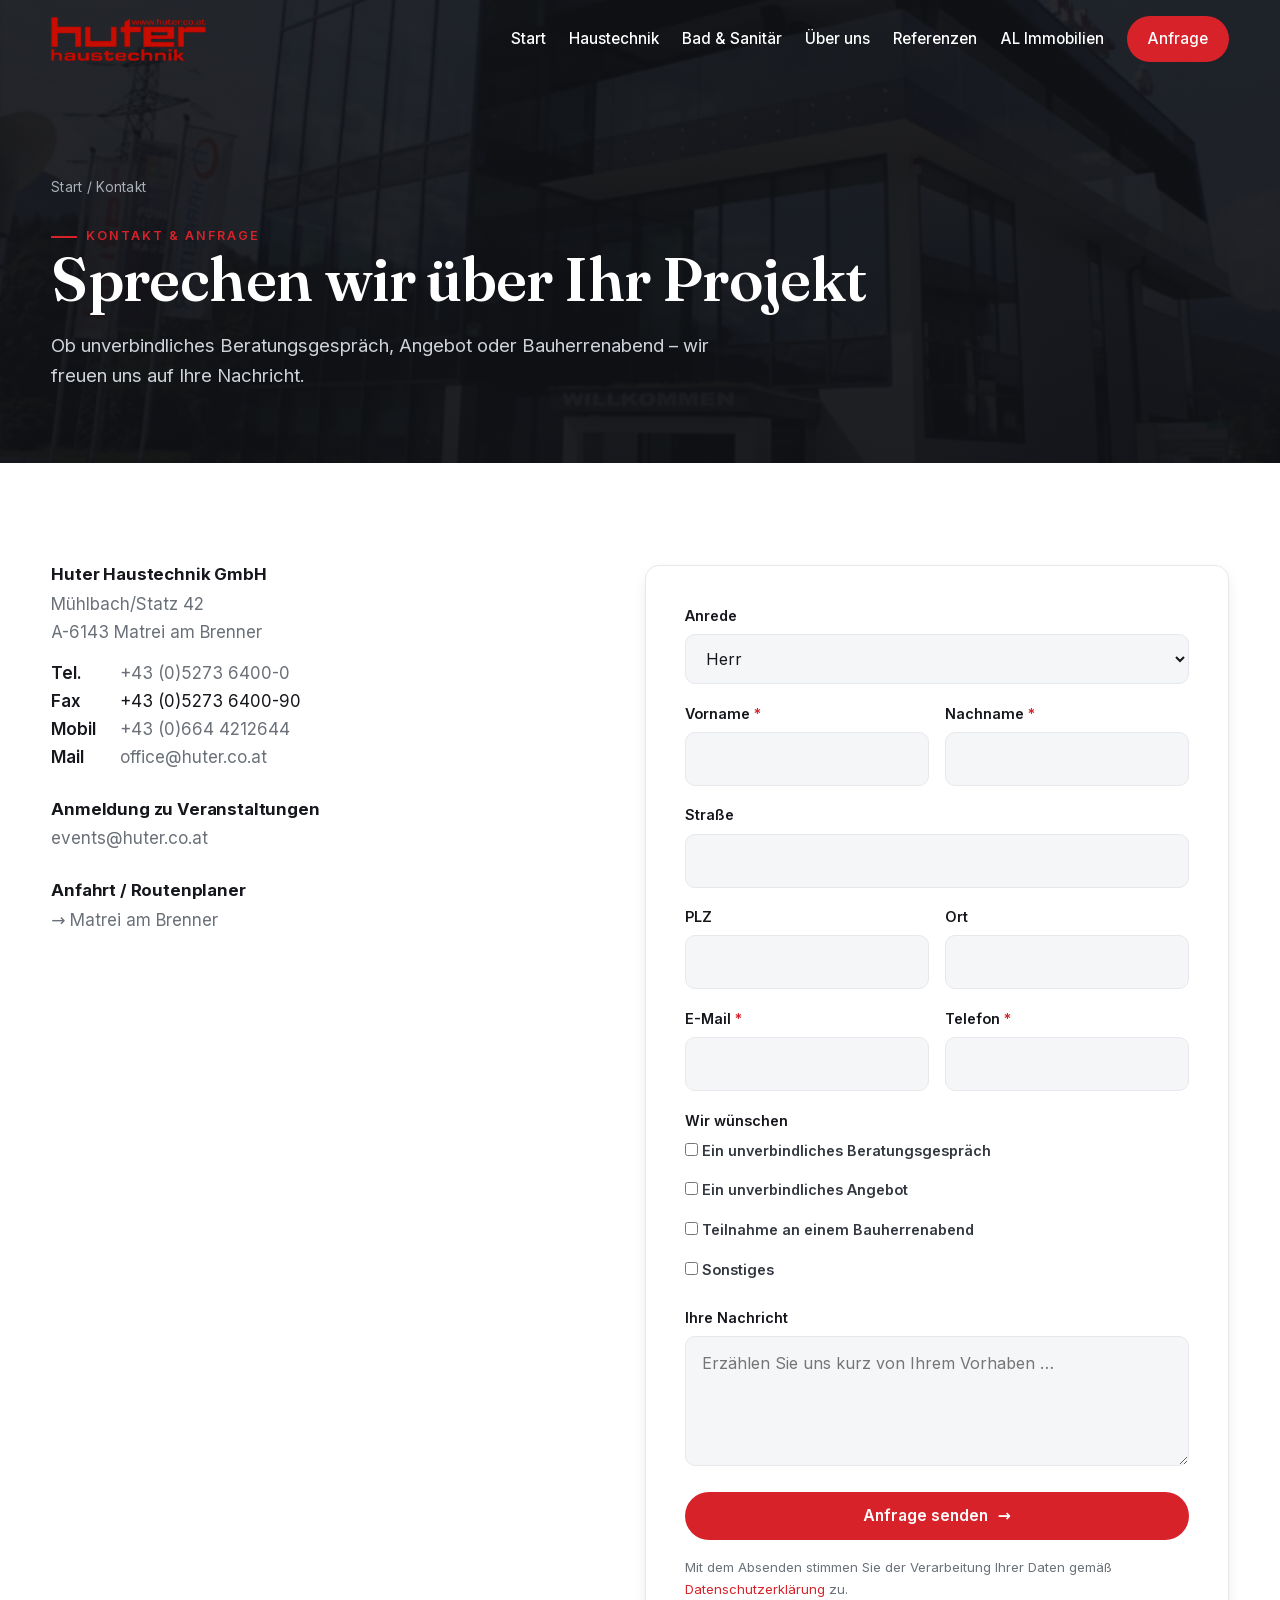
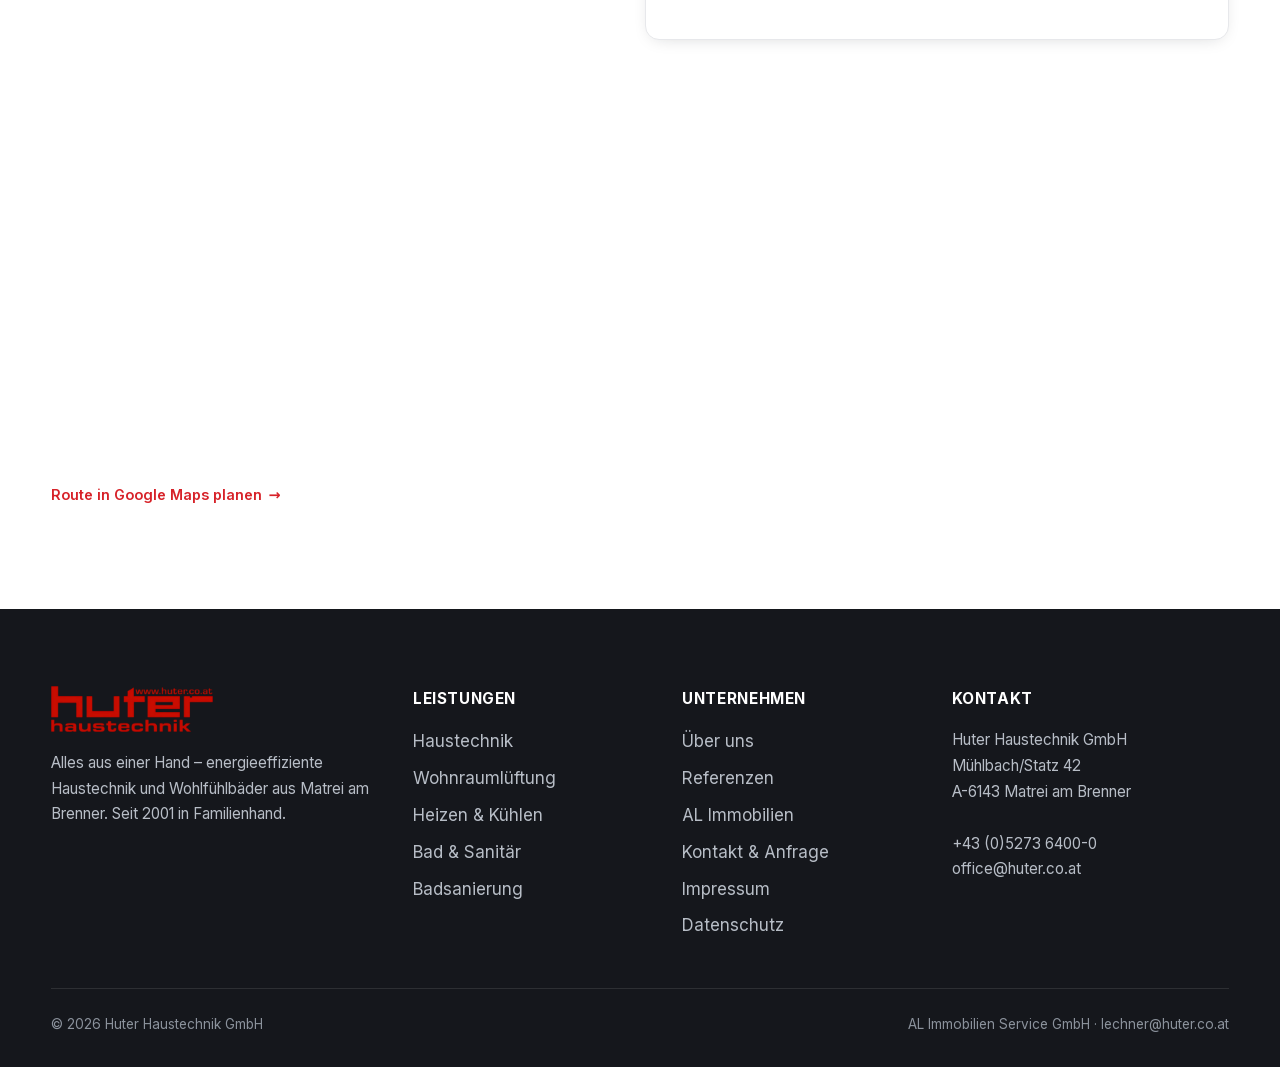
<file: kontakt.html>
<!DOCTYPE html>
<html lang="de-AT">
<head>
  <meta charset="utf-8">
  <meta name="viewport" content="width=device-width, initial-scale=1">
  <title>Kontakt &amp; Anfrage | Huter Haustechnik</title>
  <meta name="description" content="Kontakt zu Huter Haustechnik in Matrei am Brenner. Stellen Sie Ihre unverbindliche Anfrage für Beratung, Angebot oder einen Bauherrenabend.">
  <link rel="canonical" href="https://www.huter.co.at/kontakt">
  <meta property="og:type" content="website">
  <meta property="og:site_name" content="Huter Haustechnik">
  <meta property="og:locale" content="de_AT">
  <meta property="og:title" content="Kontakt &amp; Anfrage | Huter Haustechnik">
  <meta property="og:description" content="Kontakt zu Huter Haustechnik in Matrei am Brenner. Stellen Sie Ihre unverbindliche Anfrage für Beratung, Angebot oder einen Bauherrenabend.">
  <meta property="og:url" content="https://www.huter.co.at/kontakt">
  <meta property="og:image" content="https://www.huter.co.at/assets/img/og-huter.jpg">
  <meta property="og:image:width" content="1200">
  <meta property="og:image:height" content="630">
  <meta property="og:image:alt" content="Firmengebäude der Huter Haustechnik GmbH in Matrei am Brenner">
  <meta name="twitter:card" content="summary_large_image">
  <link rel="icon" href="/favicon.ico" sizes="32x32">
  <link rel="apple-touch-icon" href="/apple-touch-icon.png">
  <link rel="manifest" href="/site.webmanifest">
  <meta name="theme-color" content="#15171c">
  <link rel="stylesheet" href="assets/fonts/fonts.css?v=8">
  <link rel="stylesheet" href="assets/css/style.css?v=8">
  <noscript><style>.reveal{opacity:1;transform:none}</style></noscript>
  <!-- Strukturierte Daten. TODO: openingHoursSpecification ergänzen,
       sobald die Öffnungszeiten feststehen (siehe README). -->
  <script type="application/ld+json">
{
    "@context": "https://schema.org",
    "@type": [
      "Plumber",
      "HVACBusiness"
    ],
    "@id": "https://www.huter.co.at/#organisation",
    "name": "Huter Haustechnik GmbH",
    "url": "https://www.huter.co.at/",
    "logo": "https://www.huter.co.at/icon-512.png",
    "image": "https://www.huter.co.at/assets/img/og-huter.jpg",
    "description": "Familienbetrieb für energieeffiziente Haustechnik und Wohlfühlbäder in Tirol: Passivhaus, Wohnraumlüftung, Heizen & Kühlen, Solar, Photovoltaik und Badsanierung.",
    "telephone": "+43527364000",
    "faxNumber": "+435273640090",
    "email": "office@huter.co.at",
    "address": {
      "@type": "PostalAddress",
      "streetAddress": "Mühlbach/Statz 42",
      "postalCode": "6143",
      "addressLocality": "Matrei am Brenner",
      "addressRegion": "Tirol",
      "addressCountry": "AT"
    },
    "geo": {
      "@type": "GeoCoordinates",
      "latitude": 47.1201305,
      "longitude": 11.4528764
    },
    "hasMap": "https://www.openstreetmap.org/?mlat=47.1201305&mlon=11.4528764#map=17/47.1201305/11.4528764",
    "foundingDate": "2001",
    "founder": {
      "@type": "Person",
      "name": "Albert Lechner"
    },
    "vatID": "ATU43075408",
    "areaServed": [
      {
        "@type": "AdministrativeArea",
        "name": "Tirol"
      },
      {
        "@type": "AdministrativeArea",
        "name": "Innsbruck-Land"
      }
    ],
    "knowsLanguage": "de-AT",
    "makesOffer": [
      {
        "@type": "Offer",
        "itemOffered": {
          "@type": "Service",
          "name": "Passivhaus & Niedrigenergie"
        }
      },
      {
        "@type": "Offer",
        "itemOffered": {
          "@type": "Service",
          "name": "Wohnraumlüftung"
        }
      },
      {
        "@type": "Offer",
        "itemOffered": {
          "@type": "Service",
          "name": "Heizen & Kühlen"
        }
      },
      {
        "@type": "Offer",
        "itemOffered": {
          "@type": "Service",
          "name": "Solartechnik & Photovoltaik"
        }
      },
      {
        "@type": "Offer",
        "itemOffered": {
          "@type": "Service",
          "name": "Badsanierung"
        }
      },
      {
        "@type": "Offer",
        "itemOffered": {
          "@type": "Service",
          "name": "Barrierefreie Bäder"
        }
      },
      {
        "@type": "Offer",
        "itemOffered": {
          "@type": "Service",
          "name": "3D-Badplanung"
        }
      },
      {
        "@type": "Offer",
        "itemOffered": {
          "@type": "Service",
          "name": "Haustechnikplanung"
        }
      }
    ]
  }
  </script>
</head>
<body>

  <header class="site-header">
    <div class="wrap bar">
      <a class="brand" href="/" aria-label="Huter Haustechnik – Startseite"><img decoding="async" width="900" height="256" src="assets/logo/huter-logo.webp" alt="Huter Haustechnik – Alles aus einer Hand"></a>
      <button class="hamb" aria-label="Menü öffnen" aria-expanded="false"><span></span><span></span><span></span></button>
      <nav class="nav" aria-label="Hauptnavigation">
        <a href="/">Start</a>
        <a href="/haustechnik">Haustechnik</a>
        <a href="/bad-sanitaer">Bad &amp; Sanitär</a>
        <a href="/ueber-uns">Über uns</a>
        <a href="/referenzen">Referenzen</a>
        <a href="/al-immobilien">AL Immobilien</a>
        <a href="/kontakt" class="btn btn-primary active">Anfrage</a>
      </nav>
    </div>
  </header>
  <div class="nav-scrim"></div>

  <section class="page-hero">
    <div class="ph-bg" style="background-image:url('assets/img/ueber-uns.webp')"></div>
    <div class="wrap">
      <div class="crumbs"><a href="/">Start</a> / Kontakt</div>
      <span class="eyebrow">Kontakt &amp; Anfrage</span>
      <h1>Sprechen wir über Ihr Projekt</h1>
      <p>Ob unverbindliches Beratungsgespräch, Angebot oder Bauherrenabend – wir freuen uns auf Ihre Nachricht.</p>
    </div>
  </section>

  <section class="section">
    <div class="wrap">
      <div class="contact-grid">

        <!-- Infos -->
        <div class="reveal">
          <div class="info-block">
            <h4>Huter Haustechnik GmbH</h4>
            <p>Mühlbach/Statz 42<br>A-6143 Matrei am Brenner</p>
            <div style="margin-top:.8rem">
              <div class="info-row"><span class="k">Tel.</span><a href="tel:+43527364000">+43 (0)5273 6400-0</a></div>
              <div class="info-row"><span class="k">Fax</span><span>+43 (0)5273 6400-90</span></div>
              <div class="info-row"><span class="k">Mobil</span><a href="tel:+436644212644">+43 (0)664 4212644</a></div>
              <div class="info-row"><span class="k">Mail</span><a href="mailto:office@huter.co.at">office@huter.co.at</a></div>
            </div>
          </div>

          <div class="info-block">
            <h4>Anmeldung zu Veranstaltungen</h4>
            <p><a href="mailto:events@huter.co.at">events@huter.co.at</a></p>
          </div>

          <div class="info-block">
            <h4>Anfahrt / Routenplaner</h4>
            <p>
              <a href="https://maps.google.at/?q=Huter%20Haustechnik%20GmbH%206143%20Matrei%20a.%20Brenner" target="_blank" rel="noopener">→ Matrei am Brenner</a>
            </p>
          </div>
        </div>

        <!-- Formular (Formspree) -->
        <div class="reveal" data-d="1">
          <form class="form" action="https://formspree.io/f/mgogvboe" method="POST">
            <!-- Formspree: Weiterleitung auf eigene Danke-Seite statt formspree.io -->
            <input type="hidden" name="_next" value="https://www.huter.co.at/danke">
            <input type="hidden" name="_subject" value="Neue Anfrage über huter.co.at">
            <!-- Honeypot: für Menschen unsichtbar, Bots füllen es aus -->
            <div class="hp" aria-hidden="true">
              <label for="f-website">Website (bitte frei lassen)</label>
              <input type="text" id="f-website" name="_gotcha" tabindex="-1" autocomplete="off">
            </div>
            <div class="field">
              <label for="f-anrede">Anrede</label>
              <select id="f-anrede" name="Anrede" autocomplete="honorific-prefix">
                <option>Herr</option>
                <option>Frau</option>
                <option>Divers</option>
              </select>
            </div>
            <div class="field-row">
              <div class="field"><label for="f-vorname">Vorname <span class="req">*</span></label><input type="text" id="f-vorname" name="Vorname" autocomplete="given-name" required></div>
              <div class="field"><label for="f-nachname">Nachname <span class="req">*</span></label><input type="text" id="f-nachname" name="Nachname" autocomplete="family-name" required></div>
            </div>
            <div class="field"><label for="f-strasse">Straße</label><input type="text" id="f-strasse" name="Strasse" autocomplete="street-address"></div>
            <div class="field-row">
              <div class="field"><label for="f-plz">PLZ</label><input type="text" id="f-plz" name="PLZ" inputmode="numeric" autocomplete="postal-code"></div>
              <div class="field"><label for="f-ort">Ort</label><input type="text" id="f-ort" name="Ort" autocomplete="address-level2"></div>
            </div>
            <div class="field-row">
              <div class="field"><label for="f-email">E-Mail <span class="req">*</span></label><input type="email" id="f-email" name="email" autocomplete="email" required></div>
              <div class="field"><label for="f-telefon">Telefon <span class="req">*</span></label><input type="tel" id="f-telefon" name="Telefon" autocomplete="tel" required></div>
            </div>
            <fieldset class="field">
              <legend>Wir wünschen</legend>
              <div class="checks">
                <label class="check"><input type="checkbox" name="Wunsch" value="Unverbindliches Beratungsgespräch"> Ein unverbindliches Beratungsgespräch</label>
                <label class="check"><input type="checkbox" name="Wunsch" value="Unverbindliches Angebot"> Ein unverbindliches Angebot</label>
                <label class="check"><input type="checkbox" name="Wunsch" value="Teilnahme Bauherrenabend"> Teilnahme an einem Bauherrenabend</label>
                <label class="check"><input type="checkbox" name="Wunsch" value="Sonstiges"> Sonstiges</label>
              </div>
            </fieldset>
            <div class="field"><label for="f-nachricht">Ihre Nachricht</label><textarea id="f-nachricht" name="Nachricht" placeholder="Erzählen Sie uns kurz von Ihrem Vorhaben …"></textarea></div>
            <button type="submit" class="btn btn-primary" style="width:100%;justify-content:center">Anfrage senden <span class="arw">→</span></button>
            <p class="hint">Mit dem Absenden stimmen Sie der Verarbeitung Ihrer Daten gemäß <a href="/datenschutz" style="color:var(--red)">Datenschutzerklärung</a> zu.</p>
          </form>
        </div>

      </div>
    </div>
  </section>

  <!-- MAP -->
  <section class="section" style="padding-top:0">
    <div class="wrap">
      <iframe class="map-embed" title="Standort Huter Haustechnik Matrei am Brenner" loading="lazy"
        src="https://www.openstreetmap.org/export/embed.html?bbox=11.4449%2C47.1161%2C11.4609%2C47.1241&layer=mapnik&marker=47.1201305%2C11.4528764"
        referrerpolicy="no-referrer-when-downgrade"></iframe>
      <p style="margin-top:.8rem;font-size:.9rem"><a class="link-arrow" href="https://maps.google.at/?q=Huter%20Haustechnik%20GmbH%206143%20Matrei%20a.%20Brenner" target="_blank" rel="noopener">Route in Google Maps planen <span class="arw">→</span></a></p>
    </div>
  </section>

  <footer class="site-footer">
    <div class="wrap">
      <div class="footer-grid">
        <div>
          <img loading="lazy" decoding="async" width="900" height="256" class="flogo" src="assets/logo/huter-logo.webp" alt="Huter Haustechnik">
          <p class="muted">Alles aus einer Hand – energieeffiziente Haustechnik und Wohlfühlbäder aus Matrei am Brenner. Seit 2001 in Familienhand.</p>
        </div>
        <div>
          <h5>Leistungen</h5>
          <ul>
            <li><a href="/haustechnik">Haustechnik</a></li>
            <li><a href="/haustechnik#wohnraumlueftung">Wohnraumlüftung</a></li>
            <li><a href="/haustechnik#heizen-kuehlen">Heizen &amp; Kühlen</a></li>
            <li><a href="/bad-sanitaer">Bad &amp; Sanitär</a></li>
            <li><a href="/bad-sanitaer#badsanierung">Badsanierung</a></li>
          </ul>
        </div>
        <div>
          <h5>Unternehmen</h5>
          <ul>
            <li><a href="/ueber-uns">Über uns</a></li>
            <li><a href="/referenzen">Referenzen</a></li>
            <li><a href="/al-immobilien">AL Immobilien</a></li>
            <li><a href="/kontakt">Kontakt &amp; Anfrage</a></li>
            <li><a href="/impressum">Impressum</a></li>
            <li><a href="/datenschutz">Datenschutz</a></li>
          </ul>
        </div>
        <div>
          <h5>Kontakt</h5>
          <p class="muted">
            Huter Haustechnik GmbH<br>
            Mühlbach/Statz 42<br>
            A-6143 Matrei am Brenner<br><br>
            <a href="tel:+43527364000">+43 (0)5273 6400-0</a><br>
            <a href="mailto:office@huter.co.at">office@huter.co.at</a>
          </p>
        </div>
      </div>
      <div class="footer-bottom">
        <span>© <span id="year">2026</span> Huter Haustechnik GmbH</span>
        <span>AL Immobilien Service GmbH · <a href="mailto:lechner@huter.co.at">lechner@huter.co.at</a></span>
      </div>
    </div>
  </footer>

  <script src="assets/js/main.js?v=8" defer></script>
</body>
</html>
</file>
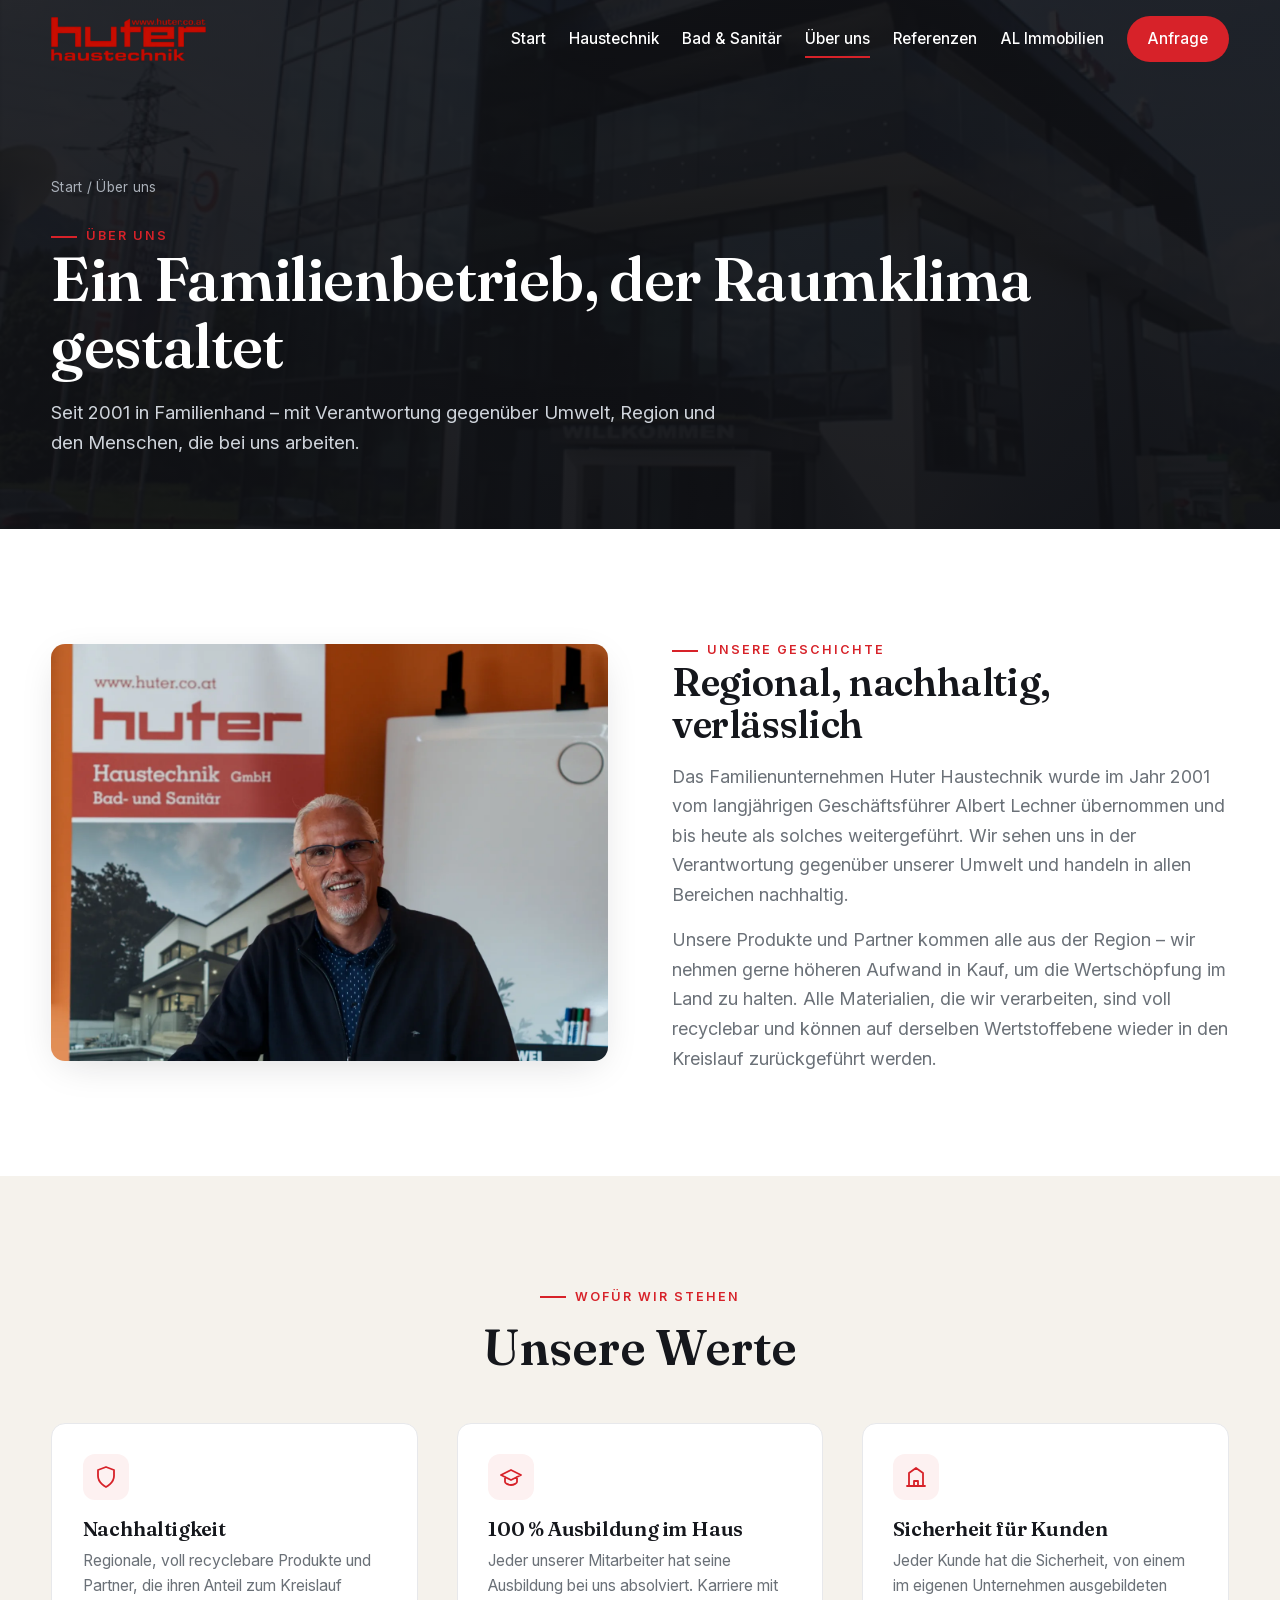
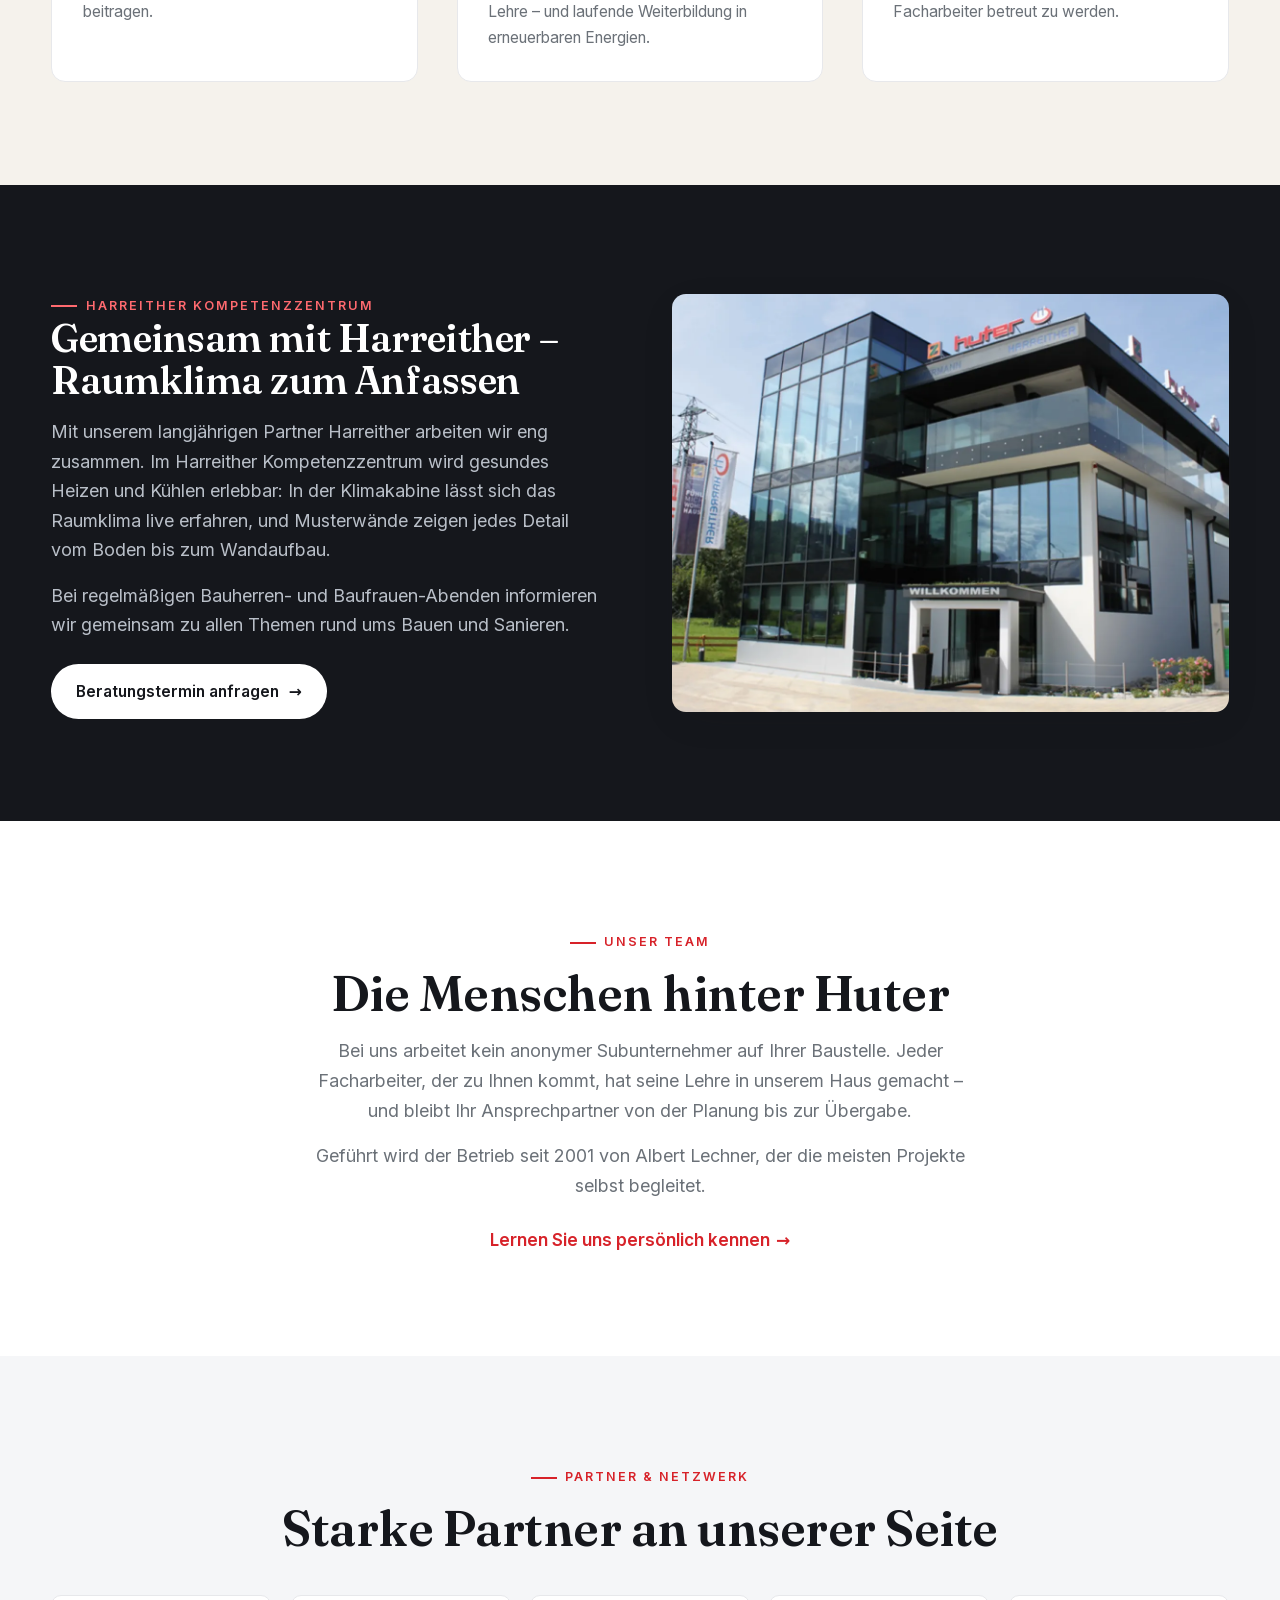
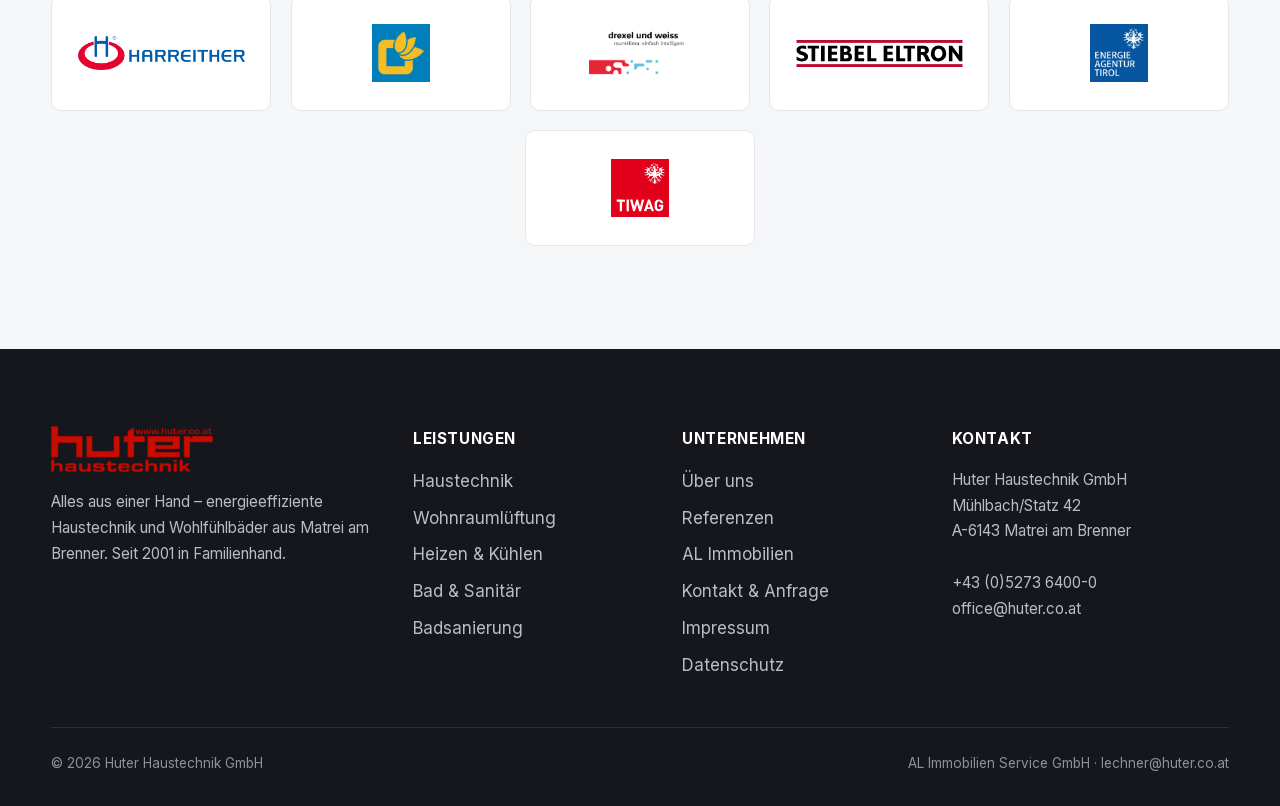
<file: ueber-uns.html>
<!DOCTYPE html>
<html lang="de-AT">
<head>
  <meta charset="utf-8">
  <meta name="viewport" content="width=device-width, initial-scale=1">
  <title>Über uns – Familienbetrieb seit 2001 | Huter Haustechnik</title>
  <meta name="description" content="Huter Haustechnik ist ein Familienunternehmen aus Matrei am Brenner, seit 2001 geführt von Albert Lechner. Regional, nachhaltig, mit 100 % Lehrlingsausbildung und enger Kooperation mit Harreither.">
  <link rel="canonical" href="https://www.huter.co.at/ueber-uns">
  <meta property="og:type" content="website">
  <meta property="og:site_name" content="Huter Haustechnik">
  <meta property="og:locale" content="de_AT">
  <meta property="og:title" content="Über uns – Familienbetrieb seit 2001 | Huter Haustechnik">
  <meta property="og:description" content="Huter Haustechnik ist ein Familienunternehmen aus Matrei am Brenner, seit 2001 geführt von Albert Lechner. Regional, nachhaltig, mit 100 % Lehrlingsausbildung und enger Kooperation mit Harreither.">
  <meta property="og:url" content="https://www.huter.co.at/ueber-uns">
  <meta property="og:image" content="https://www.huter.co.at/assets/img/og-huter.jpg">
  <meta property="og:image:width" content="1200">
  <meta property="og:image:height" content="630">
  <meta property="og:image:alt" content="Firmengebäude der Huter Haustechnik GmbH in Matrei am Brenner">
  <meta name="twitter:card" content="summary_large_image">
  <link rel="icon" href="/favicon.ico" sizes="32x32">
  <link rel="apple-touch-icon" href="/apple-touch-icon.png">
  <link rel="manifest" href="/site.webmanifest">
  <meta name="theme-color" content="#15171c">
  <link rel="stylesheet" href="assets/fonts/fonts.css?v=8">
  <link rel="stylesheet" href="assets/css/style.css?v=8">
  <noscript><style>.reveal{opacity:1;transform:none}</style></noscript>
</head>
<body>

  <header class="site-header">
    <div class="wrap bar">
      <a class="brand" href="/" aria-label="Huter Haustechnik – Startseite"><img decoding="async" width="900" height="256" src="assets/logo/huter-logo.webp" alt="Huter Haustechnik – Alles aus einer Hand"></a>
      <button class="hamb" aria-label="Menü öffnen" aria-expanded="false"><span></span><span></span><span></span></button>
      <nav class="nav" aria-label="Hauptnavigation">
        <a href="/">Start</a>
        <a href="/haustechnik">Haustechnik</a>
        <a href="/bad-sanitaer">Bad &amp; Sanitär</a>
        <a href="/ueber-uns" class="active">Über uns</a>
        <a href="/referenzen">Referenzen</a>
        <a href="/al-immobilien">AL Immobilien</a>
        <a href="/kontakt" class="btn btn-primary">Anfrage</a>
      </nav>
    </div>
  </header>
  <div class="nav-scrim"></div>

  <section class="page-hero">
    <div class="ph-bg" style="background-image:url('assets/img/ueber-uns.webp')"></div>
    <div class="wrap">
      <div class="crumbs"><a href="/">Start</a> / Über uns</div>
      <span class="eyebrow">Über uns</span>
      <h1>Ein Familienbetrieb, der Raumklima gestaltet</h1>
      <p>Seit 2001 in Familienhand – mit Verantwortung gegenüber Umwelt, Region und den Menschen, die bei uns arbeiten.</p>
    </div>
  </section>

  <section class="section">
    <div class="wrap">
      <div class="feature">
        <div class="media reveal"><img loading="lazy" decoding="async" width="1400" height="1050" src="assets/img/chef-albert.webp" alt="Geschäftsführer Albert Lechner im Büro von Huter Haustechnik"></div>
        <div class="reveal" data-d="1">
          <span class="eyebrow">Unsere Geschichte</span>
          <h2>Regional, nachhaltig, verlässlich</h2>
          <p class="sub">Das Familienunternehmen Huter Haustechnik wurde im Jahr 2001 vom langjährigen Geschäftsführer Albert Lechner übernommen und bis heute als solches weitergeführt. Wir sehen uns in der Verantwortung gegenüber unserer Umwelt und handeln in allen Bereichen nachhaltig.</p>
          <p class="sub" style="margin-top:1rem">Unsere Produkte und Partner kommen alle aus der Region – wir nehmen gerne höheren Aufwand in Kauf, um die Wertschöpfung im Land zu halten. Alle Materialien, die wir verarbeiten, sind voll recyclebar und können auf derselben Wertstoffebene wieder in den Kreislauf zurückgeführt werden.</p>
        </div>
      </div>
    </div>
  </section>

  <!-- WERTE -->
  <section class="section section--sand">
    <div class="wrap">
      <div class="center reveal" style="margin-bottom:3rem">
        <span class="eyebrow">Wofür wir stehen</span>
        <h2 class="h-lead">Unsere Werte</h2>
      </div>
      <div class="grid-3">
        <div class="card reveal">
          <div class="ico"><svg viewBox="0 0 24 24" fill="none" stroke="currentColor" stroke-width="1.8" stroke-linecap="round" stroke-linejoin="round"><path d="M12 22s8-4 8-11V5l-8-3-8 3v6c0 7 8 11 8 11z"/></svg></div>
          <h3>Nachhaltigkeit</h3>
          <p>Regionale, voll recyclebare Produkte und Partner, die ihren Anteil zum Kreislauf beitragen.</p>
        </div>
        <div class="card reveal" data-d="1">
          <div class="ico"><svg viewBox="0 0 24 24" fill="none" stroke="currentColor" stroke-width="1.8" stroke-linecap="round" stroke-linejoin="round"><path d="M22 10L12 5 2 10l10 5 10-5zM6 12v5c0 1 3 3 6 3s6-2 6-3v-5"/></svg></div>
          <h3>100 % Ausbildung im Haus</h3>
          <p>Jeder unserer Mitarbeiter hat seine Ausbildung bei uns absolviert. Karriere mit Lehre – und laufende Weiterbildung in erneuerbaren Energien.</p>
        </div>
        <div class="card reveal" data-d="2">
          <div class="ico"><svg viewBox="0 0 24 24" fill="none" stroke="currentColor" stroke-width="1.8" stroke-linecap="round" stroke-linejoin="round"><path d="M3 21h18M5 21V8l7-5 7 5v13M10 21v-5h4v5"/></svg></div>
          <h3>Sicherheit für Kunden</h3>
          <p>Jeder Kunde hat die Sicherheit, von einem im eigenen Unternehmen ausgebildeten Facharbeiter betreut zu werden.</p>
        </div>
      </div>
    </div>
  </section>

  <!-- KOMPETENZZENTRUM -->
  <section class="section section--dark">
    <div class="wrap">
      <div class="feature reverse">
        <div class="media reveal"><img loading="lazy" decoding="async" width="1400" height="870" src="assets/img/ueber-uns.webp" alt="Harreither Kompetenzzentrum"></div>
        <div class="reveal" data-d="1">
          <span class="eyebrow">Harreither Kompetenzzentrum</span>
          <h2>Gemeinsam mit Harreither – Raumklima zum Anfassen</h2>
          <p class="sub">Mit unserem langjährigen Partner Harreither arbeiten wir eng zusammen. Im Harreither Kompetenzzentrum wird gesundes Heizen und Kühlen erlebbar: In der Klimakabine lässt sich das Raumklima live erfahren, und Musterwände zeigen jedes Detail vom Boden bis zum Wandaufbau.</p>
          <p class="sub" style="margin-top:1rem">Bei regelmäßigen Bauherren- und Baufrauen-Abenden informieren wir gemeinsam zu allen Themen rund ums Bauen und Sanieren.</p>
          <p style="margin-top:1.5rem"><a href="/kontakt" class="btn btn-light">Beratungstermin anfragen <span class="arw">→</span></a></p>
        </div>
      </div>
    </div>
  </section>

  <!-- TEAM -->
  <section class="section">
    <div class="wrap center">
      <span class="eyebrow reveal" style="justify-content:center">Unser Team</span>
      <h2 class="h-lead reveal">Die Menschen hinter Huter</h2>
      <p class="sub reveal" style="margin-inline:auto">Bei uns arbeitet kein anonymer Subunternehmer auf Ihrer Baustelle. Jeder Facharbeiter, der zu Ihnen kommt, hat seine Lehre in unserem Haus gemacht – und bleibt Ihr Ansprechpartner von der Planung bis zur Übergabe.</p>
      <p class="sub reveal" style="margin-inline:auto;margin-top:1rem">Geführt wird der Betrieb seit 2001 von Albert Lechner, der die meisten Projekte selbst begleitet.</p>
      <p class="reveal" style="margin-top:1.6rem"><a href="/kontakt" class="link-arrow">Lernen Sie uns persönlich kennen <span class="arw">→</span></a></p>
    </div>
  </section>

  <!-- PARTNER & NETZWERK -->
  <section class="section section--soft">
    <div class="wrap center">
      <span class="eyebrow reveal" style="justify-content:center">Partner &amp; Netzwerk</span>
      <h2 class="h-lead reveal" style="margin-bottom:2.5rem">Starke Partner an unserer Seite</h2>
      <div class="partner-logos reveal">
        <a href="https://www.harreither.com" target="_blank" rel="noopener" title="Harreither"><img decoding="async" width="2364" height="484" src="assets/logo/partners/harreither.webp" alt="Harreither" loading="lazy"></a>
        <a href="https://www.passivhaus.at" target="_blank" rel="noopener" title="IG Tiroler Passivhaus"><img decoding="async" width="180" height="180" src="assets/logo/partners/ig-passivhaus.webp" alt="IG Tiroler Passivhaus" loading="lazy"></a>
        <a href="https://www.drexel-weiss.com" target="_blank" rel="noopener" title="drexel und weiss"><img decoding="async" width="1078" height="618" src="assets/logo/partners/drexel-weiss.webp" alt="drexel und weiss" loading="lazy"></a>
        <a href="https://www.stiebel-eltron.at" target="_blank" rel="noopener" title="Stiebel Eltron"><img decoding="async" width="296" height="48" src="assets/logo/partners/stiebel-eltron.svg" alt="Stiebel Eltron" loading="lazy"></a>
        <a href="https://www.energieagentur.tirol" target="_blank" rel="noopener" title="Energieagentur Tirol"><img decoding="async" width="180" height="180" src="assets/logo/partners/energieagentur-tirol.webp" alt="Energieagentur Tirol" loading="lazy"></a>
        <a href="https://www.tiwag.at" target="_blank" rel="noopener" title="TIWAG – Tiroler Wasserkraft"><img decoding="async" width="1181" height="1181" src="assets/logo/partners/tiwag.svg" alt="TIWAG – Tiroler Wasserkraft" loading="lazy"></a>
      </div>
    </div>
  </section>

  <footer class="site-footer">
    <div class="wrap">
      <div class="footer-grid">
        <div>
          <img loading="lazy" decoding="async" width="900" height="256" class="flogo" src="assets/logo/huter-logo.webp" alt="Huter Haustechnik">
          <p class="muted">Alles aus einer Hand – energieeffiziente Haustechnik und Wohlfühlbäder aus Matrei am Brenner. Seit 2001 in Familienhand.</p>
        </div>
        <div>
          <h5>Leistungen</h5>
          <ul>
            <li><a href="/haustechnik">Haustechnik</a></li>
            <li><a href="/haustechnik#wohnraumlueftung">Wohnraumlüftung</a></li>
            <li><a href="/haustechnik#heizen-kuehlen">Heizen &amp; Kühlen</a></li>
            <li><a href="/bad-sanitaer">Bad &amp; Sanitär</a></li>
            <li><a href="/bad-sanitaer#badsanierung">Badsanierung</a></li>
          </ul>
        </div>
        <div>
          <h5>Unternehmen</h5>
          <ul>
            <li><a href="/ueber-uns">Über uns</a></li>
            <li><a href="/referenzen">Referenzen</a></li>
            <li><a href="/al-immobilien">AL Immobilien</a></li>
            <li><a href="/kontakt">Kontakt &amp; Anfrage</a></li>
            <li><a href="/impressum">Impressum</a></li>
            <li><a href="/datenschutz">Datenschutz</a></li>
          </ul>
        </div>
        <div>
          <h5>Kontakt</h5>
          <p class="muted">
            Huter Haustechnik GmbH<br>
            Mühlbach/Statz 42<br>
            A-6143 Matrei am Brenner<br><br>
            <a href="tel:+43527364000">+43 (0)5273 6400-0</a><br>
            <a href="mailto:office@huter.co.at">office@huter.co.at</a>
          </p>
        </div>
      </div>
      <div class="footer-bottom">
        <span>© <span id="year">2026</span> Huter Haustechnik GmbH</span>
        <span>AL Immobilien Service GmbH · <a href="mailto:lechner@huter.co.at">lechner@huter.co.at</a></span>
      </div>
    </div>
  </footer>

  <script src="assets/js/main.js?v=8" defer></script>
</body>
</html>
</file>
<file: assets/fonts/fonts.css>
/* vietnamese */
@font-face {
  font-family: 'Fraunces';
  font-style: italic;
  font-weight: 500;
  font-display: swap;
  src: url(fraunces-01.woff2) format('woff2');
  unicode-range: U+0102-0103, U+0110-0111, U+0128-0129, U+0168-0169, U+01A0-01A1, U+01AF-01B0, U+0300-0301, U+0303-0304, U+0308-0309, U+0323, U+0329, U+1EA0-1EF9, U+20AB;
}
/* latin-ext */
@font-face {
  font-family: 'Fraunces';
  font-style: italic;
  font-weight: 500;
  font-display: swap;
  src: url(fraunces-00.woff2) format('woff2');
  unicode-range: U+0100-02BA, U+02BD-02C5, U+02C7-02CC, U+02CE-02D7, U+02DD-02FF, U+0304, U+0308, U+0329, U+1D00-1DBF, U+1E00-1E9F, U+1EF2-1EFF, U+2020, U+20A0-20AB, U+20AD-20C0, U+2113, U+2C60-2C7F, U+A720-A7FF;
}
/* latin */
@font-face {
  font-family: 'Fraunces';
  font-style: italic;
  font-weight: 500;
  font-display: swap;
  src: url(fraunces-02.woff2) format('woff2');
  unicode-range: U+0000-00FF, U+0131, U+0152-0153, U+02BB-02BC, U+02C6, U+02DA, U+02DC, U+0304, U+0308, U+0329, U+2000-206F, U+20AC, U+2122, U+2191, U+2193, U+2212, U+2215, U+FEFF, U+FFFD;
}
/* vietnamese */
@font-face {
  font-family: 'Fraunces';
  font-style: italic;
  font-weight: 600;
  font-display: swap;
  src: url(fraunces-01.woff2) format('woff2');
  unicode-range: U+0102-0103, U+0110-0111, U+0128-0129, U+0168-0169, U+01A0-01A1, U+01AF-01B0, U+0300-0301, U+0303-0304, U+0308-0309, U+0323, U+0329, U+1EA0-1EF9, U+20AB;
}
/* latin-ext */
@font-face {
  font-family: 'Fraunces';
  font-style: italic;
  font-weight: 600;
  font-display: swap;
  src: url(fraunces-00.woff2) format('woff2');
  unicode-range: U+0100-02BA, U+02BD-02C5, U+02C7-02CC, U+02CE-02D7, U+02DD-02FF, U+0304, U+0308, U+0329, U+1D00-1DBF, U+1E00-1E9F, U+1EF2-1EFF, U+2020, U+20A0-20AB, U+20AD-20C0, U+2113, U+2C60-2C7F, U+A720-A7FF;
}
/* latin */
@font-face {
  font-family: 'Fraunces';
  font-style: italic;
  font-weight: 600;
  font-display: swap;
  src: url(fraunces-02.woff2) format('woff2');
  unicode-range: U+0000-00FF, U+0131, U+0152-0153, U+02BB-02BC, U+02C6, U+02DA, U+02DC, U+0304, U+0308, U+0329, U+2000-206F, U+20AC, U+2122, U+2191, U+2193, U+2212, U+2215, U+FEFF, U+FFFD;
}
/* vietnamese */
@font-face {
  font-family: 'Fraunces';
  font-style: normal;
  font-weight: 400;
  font-display: swap;
  src: url(fraunces-04.woff2) format('woff2');
  unicode-range: U+0102-0103, U+0110-0111, U+0128-0129, U+0168-0169, U+01A0-01A1, U+01AF-01B0, U+0300-0301, U+0303-0304, U+0308-0309, U+0323, U+0329, U+1EA0-1EF9, U+20AB;
}
/* latin-ext */
@font-face {
  font-family: 'Fraunces';
  font-style: normal;
  font-weight: 400;
  font-display: swap;
  src: url(fraunces-05.woff2) format('woff2');
  unicode-range: U+0100-02BA, U+02BD-02C5, U+02C7-02CC, U+02CE-02D7, U+02DD-02FF, U+0304, U+0308, U+0329, U+1D00-1DBF, U+1E00-1E9F, U+1EF2-1EFF, U+2020, U+20A0-20AB, U+20AD-20C0, U+2113, U+2C60-2C7F, U+A720-A7FF;
}
/* latin */
@font-face {
  font-family: 'Fraunces';
  font-style: normal;
  font-weight: 400;
  font-display: swap;
  src: url(fraunces-03.woff2) format('woff2');
  unicode-range: U+0000-00FF, U+0131, U+0152-0153, U+02BB-02BC, U+02C6, U+02DA, U+02DC, U+0304, U+0308, U+0329, U+2000-206F, U+20AC, U+2122, U+2191, U+2193, U+2212, U+2215, U+FEFF, U+FFFD;
}
/* vietnamese */
@font-face {
  font-family: 'Fraunces';
  font-style: normal;
  font-weight: 600;
  font-display: swap;
  src: url(fraunces-04.woff2) format('woff2');
  unicode-range: U+0102-0103, U+0110-0111, U+0128-0129, U+0168-0169, U+01A0-01A1, U+01AF-01B0, U+0300-0301, U+0303-0304, U+0308-0309, U+0323, U+0329, U+1EA0-1EF9, U+20AB;
}
/* latin-ext */
@font-face {
  font-family: 'Fraunces';
  font-style: normal;
  font-weight: 600;
  font-display: swap;
  src: url(fraunces-05.woff2) format('woff2');
  unicode-range: U+0100-02BA, U+02BD-02C5, U+02C7-02CC, U+02CE-02D7, U+02DD-02FF, U+0304, U+0308, U+0329, U+1D00-1DBF, U+1E00-1E9F, U+1EF2-1EFF, U+2020, U+20A0-20AB, U+20AD-20C0, U+2113, U+2C60-2C7F, U+A720-A7FF;
}
/* latin */
@font-face {
  font-family: 'Fraunces';
  font-style: normal;
  font-weight: 600;
  font-display: swap;
  src: url(fraunces-03.woff2) format('woff2');
  unicode-range: U+0000-00FF, U+0131, U+0152-0153, U+02BB-02BC, U+02C6, U+02DA, U+02DC, U+0304, U+0308, U+0329, U+2000-206F, U+20AC, U+2122, U+2191, U+2193, U+2212, U+2215, U+FEFF, U+FFFD;
}
/* cyrillic-ext */
@font-face {
  font-family: 'Inter';
  font-style: normal;
  font-weight: 400;
  font-display: swap;
  src: url(inter-10.woff2) format('woff2');
  unicode-range: U+0460-052F, U+1C80-1C8A, U+20B4, U+2DE0-2DFF, U+A640-A69F, U+FE2E-FE2F;
}
/* cyrillic */
@font-face {
  font-family: 'Inter';
  font-style: normal;
  font-weight: 400;
  font-display: swap;
  src: url(inter-06.woff2) format('woff2');
  unicode-range: U+0301, U+0400-045F, U+0490-0491, U+04B0-04B1, U+2116;
}
/* greek-ext */
@font-face {
  font-family: 'Inter';
  font-style: normal;
  font-weight: 400;
  font-display: swap;
  src: url(inter-11.woff2) format('woff2');
  unicode-range: U+1F00-1FFF;
}
/* greek */
@font-face {
  font-family: 'Inter';
  font-style: normal;
  font-weight: 400;
  font-display: swap;
  src: url(inter-08.woff2) format('woff2');
  unicode-range: U+0370-0377, U+037A-037F, U+0384-038A, U+038C, U+038E-03A1, U+03A3-03FF;
}
/* vietnamese */
@font-face {
  font-family: 'Inter';
  font-style: normal;
  font-weight: 400;
  font-display: swap;
  src: url(inter-12.woff2) format('woff2');
  unicode-range: U+0102-0103, U+0110-0111, U+0128-0129, U+0168-0169, U+01A0-01A1, U+01AF-01B0, U+0300-0301, U+0303-0304, U+0308-0309, U+0323, U+0329, U+1EA0-1EF9, U+20AB;
}
/* latin-ext */
@font-face {
  font-family: 'Inter';
  font-style: normal;
  font-weight: 400;
  font-display: swap;
  src: url(inter-09.woff2) format('woff2');
  unicode-range: U+0100-02BA, U+02BD-02C5, U+02C7-02CC, U+02CE-02D7, U+02DD-02FF, U+0304, U+0308, U+0329, U+1D00-1DBF, U+1E00-1E9F, U+1EF2-1EFF, U+2020, U+20A0-20AB, U+20AD-20C0, U+2113, U+2C60-2C7F, U+A720-A7FF;
}
/* latin */
@font-face {
  font-family: 'Inter';
  font-style: normal;
  font-weight: 400;
  font-display: swap;
  src: url(inter-07.woff2) format('woff2');
  unicode-range: U+0000-00FF, U+0131, U+0152-0153, U+02BB-02BC, U+02C6, U+02DA, U+02DC, U+0304, U+0308, U+0329, U+2000-206F, U+20AC, U+2122, U+2191, U+2193, U+2212, U+2215, U+FEFF, U+FFFD;
}
/* cyrillic-ext */
@font-face {
  font-family: 'Inter';
  font-style: normal;
  font-weight: 500;
  font-display: swap;
  src: url(inter-10.woff2) format('woff2');
  unicode-range: U+0460-052F, U+1C80-1C8A, U+20B4, U+2DE0-2DFF, U+A640-A69F, U+FE2E-FE2F;
}
/* cyrillic */
@font-face {
  font-family: 'Inter';
  font-style: normal;
  font-weight: 500;
  font-display: swap;
  src: url(inter-06.woff2) format('woff2');
  unicode-range: U+0301, U+0400-045F, U+0490-0491, U+04B0-04B1, U+2116;
}
/* greek-ext */
@font-face {
  font-family: 'Inter';
  font-style: normal;
  font-weight: 500;
  font-display: swap;
  src: url(inter-11.woff2) format('woff2');
  unicode-range: U+1F00-1FFF;
}
/* greek */
@font-face {
  font-family: 'Inter';
  font-style: normal;
  font-weight: 500;
  font-display: swap;
  src: url(inter-08.woff2) format('woff2');
  unicode-range: U+0370-0377, U+037A-037F, U+0384-038A, U+038C, U+038E-03A1, U+03A3-03FF;
}
/* vietnamese */
@font-face {
  font-family: 'Inter';
  font-style: normal;
  font-weight: 500;
  font-display: swap;
  src: url(inter-12.woff2) format('woff2');
  unicode-range: U+0102-0103, U+0110-0111, U+0128-0129, U+0168-0169, U+01A0-01A1, U+01AF-01B0, U+0300-0301, U+0303-0304, U+0308-0309, U+0323, U+0329, U+1EA0-1EF9, U+20AB;
}
/* latin-ext */
@font-face {
  font-family: 'Inter';
  font-style: normal;
  font-weight: 500;
  font-display: swap;
  src: url(inter-09.woff2) format('woff2');
  unicode-range: U+0100-02BA, U+02BD-02C5, U+02C7-02CC, U+02CE-02D7, U+02DD-02FF, U+0304, U+0308, U+0329, U+1D00-1DBF, U+1E00-1E9F, U+1EF2-1EFF, U+2020, U+20A0-20AB, U+20AD-20C0, U+2113, U+2C60-2C7F, U+A720-A7FF;
}
/* latin */
@font-face {
  font-family: 'Inter';
  font-style: normal;
  font-weight: 500;
  font-display: swap;
  src: url(inter-07.woff2) format('woff2');
  unicode-range: U+0000-00FF, U+0131, U+0152-0153, U+02BB-02BC, U+02C6, U+02DA, U+02DC, U+0304, U+0308, U+0329, U+2000-206F, U+20AC, U+2122, U+2191, U+2193, U+2212, U+2215, U+FEFF, U+FFFD;
}
/* cyrillic-ext */
@font-face {
  font-family: 'Inter';
  font-style: normal;
  font-weight: 600;
  font-display: swap;
  src: url(inter-10.woff2) format('woff2');
  unicode-range: U+0460-052F, U+1C80-1C8A, U+20B4, U+2DE0-2DFF, U+A640-A69F, U+FE2E-FE2F;
}
/* cyrillic */
@font-face {
  font-family: 'Inter';
  font-style: normal;
  font-weight: 600;
  font-display: swap;
  src: url(inter-06.woff2) format('woff2');
  unicode-range: U+0301, U+0400-045F, U+0490-0491, U+04B0-04B1, U+2116;
}
/* greek-ext */
@font-face {
  font-family: 'Inter';
  font-style: normal;
  font-weight: 600;
  font-display: swap;
  src: url(inter-11.woff2) format('woff2');
  unicode-range: U+1F00-1FFF;
}
/* greek */
@font-face {
  font-family: 'Inter';
  font-style: normal;
  font-weight: 600;
  font-display: swap;
  src: url(inter-08.woff2) format('woff2');
  unicode-range: U+0370-0377, U+037A-037F, U+0384-038A, U+038C, U+038E-03A1, U+03A3-03FF;
}
/* vietnamese */
@font-face {
  font-family: 'Inter';
  font-style: normal;
  font-weight: 600;
  font-display: swap;
  src: url(inter-12.woff2) format('woff2');
  unicode-range: U+0102-0103, U+0110-0111, U+0128-0129, U+0168-0169, U+01A0-01A1, U+01AF-01B0, U+0300-0301, U+0303-0304, U+0308-0309, U+0323, U+0329, U+1EA0-1EF9, U+20AB;
}
/* latin-ext */
@font-face {
  font-family: 'Inter';
  font-style: normal;
  font-weight: 600;
  font-display: swap;
  src: url(inter-09.woff2) format('woff2');
  unicode-range: U+0100-02BA, U+02BD-02C5, U+02C7-02CC, U+02CE-02D7, U+02DD-02FF, U+0304, U+0308, U+0329, U+1D00-1DBF, U+1E00-1E9F, U+1EF2-1EFF, U+2020, U+20A0-20AB, U+20AD-20C0, U+2113, U+2C60-2C7F, U+A720-A7FF;
}
/* latin */
@font-face {
  font-family: 'Inter';
  font-style: normal;
  font-weight: 600;
  font-display: swap;
  src: url(inter-07.woff2) format('woff2');
  unicode-range: U+0000-00FF, U+0131, U+0152-0153, U+02BB-02BC, U+02C6, U+02DA, U+02DC, U+0304, U+0308, U+0329, U+2000-206F, U+20AC, U+2122, U+2191, U+2193, U+2212, U+2215, U+FEFF, U+FFFD;
}
/* cyrillic-ext */
@font-face {
  font-family: 'Inter';
  font-style: normal;
  font-weight: 700;
  font-display: swap;
  src: url(inter-10.woff2) format('woff2');
  unicode-range: U+0460-052F, U+1C80-1C8A, U+20B4, U+2DE0-2DFF, U+A640-A69F, U+FE2E-FE2F;
}
/* cyrillic */
@font-face {
  font-family: 'Inter';
  font-style: normal;
  font-weight: 700;
  font-display: swap;
  src: url(inter-06.woff2) format('woff2');
  unicode-range: U+0301, U+0400-045F, U+0490-0491, U+04B0-04B1, U+2116;
}
/* greek-ext */
@font-face {
  font-family: 'Inter';
  font-style: normal;
  font-weight: 700;
  font-display: swap;
  src: url(inter-11.woff2) format('woff2');
  unicode-range: U+1F00-1FFF;
}
/* greek */
@font-face {
  font-family: 'Inter';
  font-style: normal;
  font-weight: 700;
  font-display: swap;
  src: url(inter-08.woff2) format('woff2');
  unicode-range: U+0370-0377, U+037A-037F, U+0384-038A, U+038C, U+038E-03A1, U+03A3-03FF;
}
/* vietnamese */
@font-face {
  font-family: 'Inter';
  font-style: normal;
  font-weight: 700;
  font-display: swap;
  src: url(inter-12.woff2) format('woff2');
  unicode-range: U+0102-0103, U+0110-0111, U+0128-0129, U+0168-0169, U+01A0-01A1, U+01AF-01B0, U+0300-0301, U+0303-0304, U+0308-0309, U+0323, U+0329, U+1EA0-1EF9, U+20AB;
}
/* latin-ext */
@font-face {
  font-family: 'Inter';
  font-style: normal;
  font-weight: 700;
  font-display: swap;
  src: url(inter-09.woff2) format('woff2');
  unicode-range: U+0100-02BA, U+02BD-02C5, U+02C7-02CC, U+02CE-02D7, U+02DD-02FF, U+0304, U+0308, U+0329, U+1D00-1DBF, U+1E00-1E9F, U+1EF2-1EFF, U+2020, U+20A0-20AB, U+20AD-20C0, U+2113, U+2C60-2C7F, U+A720-A7FF;
}
/* latin */
@font-face {
  font-family: 'Inter';
  font-style: normal;
  font-weight: 700;
  font-display: swap;
  src: url(inter-07.woff2) format('woff2');
  unicode-range: U+0000-00FF, U+0131, U+0152-0153, U+02BB-02BC, U+02C6, U+02DA, U+02DC, U+0304, U+0308, U+0329, U+2000-206F, U+20AC, U+2122, U+2191, U+2193, U+2212, U+2215, U+FEFF, U+FFFD;
}
</file>
<file: assets/css/style.css>
/* =========================================================
   Huter Haustechnik – Design System
   Reines CSS, keine Frameworks. Marken: Rot (primär) + Blau (Sanitär).
   ========================================================= */

:root {
  /* Marke */
  --red: #d72229;
  --red-600: #b81c22;
  --red-050: #fdf1f1;
  --blue: #1668b3;
  --blue-050: #eef5fb;

  /* Neutral */
  --ink: #15171c;      /* Text & dunkle Flächen */
  --ink-800: #23262e;
  --ink-700: #33373f;
  --muted: #6b7178;
  --line: #e7e8eb;
  --bg: #ffffff;
  --soft: #f5f6f8;
  --sand: #f5f2ec;

  /* Maße */
  --wrap: 1200px;
  --gap: clamp(1.25rem, 3vw, 2.5rem);
  --radius: 14px;
  --radius-sm: 10px;
  --shadow: 0 10px 40px -12px rgba(20, 22, 28, .18);
  --shadow-sm: 0 4px 18px -8px rgba(20, 22, 28, .22);

  --serif: "Fraunces", Georgia, "Times New Roman", serif;
  --sans: "Inter", system-ui, -apple-system, Segoe UI, Roboto, Helvetica, Arial, sans-serif;
}

/* ---------- Reset / Base ---------- */
*, *::before, *::after { box-sizing: border-box; }
* { margin: 0; }
html { -webkit-text-size-adjust: 100%; scroll-behavior: smooth; }
@media (prefers-reduced-motion: reduce) { html { scroll-behavior: auto; } }

body {
  font-family: var(--sans);
  color: var(--ink);
  background: var(--bg);
  line-height: 1.65;
  font-size: 1.0625rem;
  -webkit-font-smoothing: antialiased;
  text-rendering: optimizeLegibility;
  overflow-x: hidden;
}
/* height:auto ist Pflicht, weil alle <img> width/height-Attribute tragen (gegen
   Layout-Sprünge). Ohne das gilt der Attributwert als Höhe und das Bild wird
   verzerrt. Regeln, die bewusst beide Dimensionen setzen (.world-card img,
   .feature .media img), sind spezifischer und stechen das hier aus. */
img { max-width: 100%; height: auto; display: block; }
a { color: inherit; text-decoration: none; }
h1, h2, h3, h4 { font-family: var(--serif); font-weight: 600; line-height: 1.1; letter-spacing: -.01em; }

/* ---------- Layout ---------- */
.wrap { width: min(var(--wrap), 92vw); margin-inline: auto; }
.section { padding: clamp(3.5rem, 8vw, 7rem) 0; }
.section--soft { background: var(--soft); }
.section--sand { background: var(--sand); }
.section--dark { background: var(--ink); color: #eef0f3; }
.section--dark h1, .section--dark h2, .section--dark h3 { color: #fff; }

.eyebrow {
  display: inline-flex; align-items: center; gap: .55rem;
  font-family: var(--sans); font-weight: 600; font-size: .78rem;
  letter-spacing: .16em; text-transform: uppercase; color: var(--red);
}
.eyebrow::before { content: ""; width: 26px; height: 2px; background: var(--red); display: inline-block; }
.section--dark .eyebrow { color: #ff6a6f; }
.section--dark .eyebrow::before { background: #ff6a6f; }

.h-lead { font-size: clamp(1.9rem, 4.2vw, 3.1rem); margin: .8rem 0 1rem; }
.sub { color: var(--muted); font-size: 1.12rem; max-width: 60ch; }
.section--dark .sub { color: #b9bfc8; }
.center { text-align: center; }
.center .sub { margin-inline: auto; }
.center .eyebrow { justify-content: center; }

/* ---------- Buttons ---------- */
.btn {
  display: inline-flex; align-items: center; gap: .6rem;
  font-family: var(--sans); font-weight: 600; font-size: .98rem;
  padding: .85rem 1.5rem; border-radius: 999px; cursor: pointer;
  border: 1.5px solid transparent; transition: transform .18s ease, background .18s ease, color .18s ease, border-color .18s ease;
  white-space: nowrap;
}
.btn:active { transform: translateY(1px); }
.btn-primary { background: var(--red); color: #fff; }
.btn-primary:hover { background: var(--red-600); }
.btn-ghost { border-color: var(--line); color: var(--ink); background: #fff; }
.btn-ghost:hover { border-color: var(--ink); }
.btn-light { background: #fff; color: var(--ink); }
.btn-light:hover { background: #f0f1f3; }
.btn-outline-light { border-color: rgba(255,255,255,.4); color: #fff; }
.btn-outline-light:hover { border-color: #fff; background: rgba(255,255,255,.08); }
.btn .arw { transition: transform .18s ease; }
.btn:hover .arw { transform: translateX(3px); }

.link-arrow { font-weight: 600; color: var(--red); display: inline-flex; align-items: center; gap: .4rem; }
.link-arrow .arw { transition: transform .18s ease; }
.link-arrow:hover .arw { transform: translateX(4px); }

/* ---------- Header ---------- */
.site-header {
  position: fixed; inset: 0 0 auto 0; z-index: 100;
  transition: background .25s ease, box-shadow .25s ease, transform .3s ease;
}
.site-header .bar {
  display: flex; align-items: center; justify-content: space-between;
  gap: 1.75rem; height: 78px;
}
.brand img { height: 44px; width: auto; display: block; }

/* Hintergrund + Blur liegen auf einem Pseudo-Element, NICHT auf .site-header selbst:
   backdrop-filter würde sonst einen containing block für das fixed positionierte
   .nav-Panel erzeugen – das Mobilmenü wäre dann nur so hoch wie der Header. */
.site-header::before {
  content: ""; position: absolute; inset: 0; z-index: -1;
  background: rgba(255,255,255,.94);
  backdrop-filter: saturate(1.4) blur(10px);
  -webkit-backdrop-filter: saturate(1.4) blur(10px);
  box-shadow: 0 1px 0 var(--line);
  opacity: 0; transition: opacity .25s ease;
}
.site-header.scrolled::before { opacity: 1; }
.site-header.scrolled .brand img { height: 38px; transition: height .25s ease; }
.site-header.scrolled .nav a { color: var(--ink); }
.site-header.scrolled .hamb span { background: var(--ink); }

.nav { display: flex; align-items: center; gap: 1.45rem; }
.nav a { color: #fff; font-weight: 500; font-size: .95rem; position: relative; white-space: nowrap; }
.nav a:not(.btn)::after {
  content: ""; position: absolute; left: 0; bottom: -6px; height: 2px; width: 0; background: var(--red); transition: width .22s ease;
}
.nav a:not(.btn):hover::after, .nav a.active::after { width: 100%; }
.nav .btn { padding: .6rem 1.25rem; }

.hamb { display: none; flex-direction: column; gap: 5px; background: none; border: 0; padding: 8px; cursor: pointer; }
.hamb span { width: 26px; height: 2px; background: #fff; display: block; transition: transform .25s ease, opacity .2s ease; }

/* Enger Bereich zwischen Mobil-Breakpoint und komfortabler Desktop-Breite:
   Navigation zusammenrücken, damit sie nicht ins Logo läuft. */
@media (min-width: 901px) and (max-width: 1100px) {
  .nav { gap: 1rem; }
  .nav a { font-size: .88rem; }
  .nav .btn { padding: .55rem 1rem; }
}

/* Mobile nav */
@media (max-width: 900px) {
  .hamb { display: flex; }
  .nav {
    position: fixed; inset: 0 0 0 auto; width: min(84vw, 340px);
    background: var(--ink); flex-direction: column; align-items: flex-start;
    justify-content: center; gap: 1.4rem; padding: 2rem 2.2rem;
    transform: translateX(100%); transition: transform .3s ease; box-shadow: var(--shadow);
  }
  .nav.open { transform: translateX(0); }
  .nav a { color: #fff; font-size: 1.3rem; font-family: var(--serif); }
  .site-header.scrolled .nav a { color: #fff; }
  .nav .btn { margin-top: .5rem; }
  body.nav-open { overflow: hidden; }

  /* Burger muss über dem geöffneten Panel bleiben, sonst gibt es keinen
     sichtbaren Weg zurück – und wird dort zum Schließen-X. */
  .hamb { position: relative; z-index: 2; }
  body.nav-open .site-header .hamb span { background: #fff; }
  body.nav-open .hamb span:nth-child(1) { transform: translateY(7px) rotate(45deg); }
  body.nav-open .hamb span:nth-child(2) { opacity: 0; }
  body.nav-open .hamb span:nth-child(3) { transform: translateY(-7px) rotate(-45deg); }
  .nav-scrim { position: fixed; inset: 0; background: rgba(0,0,0,.5); opacity: 0; pointer-events: none; transition: opacity .3s ease; z-index: 99; }
  .nav-scrim.show { opacity: 1; pointer-events: auto; }
}

/* ---------- Hero ---------- */
.hero {
  position: relative; min-height: 100svh; display: flex; align-items: center;
  background: radial-gradient(120% 120% at 70% 10%, #2a2e37 0%, var(--ink) 55%, #0e0f13 100%);
  color: #fff; overflow: hidden;
}
#hero-canvas { position: absolute; inset: 0; width: 100%; height: 100%; display: block; z-index: 1; }
.hero-fallback {
  position: absolute; inset: 0; background-size: cover; background-position: center;
  opacity: .18; z-index: 0;
}
.hero::after { /* Vignette links + Scrim oben für Header-Lesbarkeit */
  content: ""; position: absolute; inset: 0; z-index: 2; pointer-events: none;
  background:
    linear-gradient(180deg, rgba(10,11,14,.55) 0%, rgba(10,11,14,0) 20%),
    linear-gradient(90deg, rgba(10,11,14,.72) 0%, rgba(10,11,14,.35) 45%, rgba(10,11,14,0) 75%);
}
.hero .wrap { position: relative; z-index: 3; padding: 8rem 0 5rem; }
/* Großes Marken-Logo als Blickfang im Hero (weiß auf dunkel) */
.hero-logo { width: clamp(260px, 36vw, 460px); height: auto; margin-bottom: 1.9rem; filter: none; }
/* Auf der Startseite kein doppeltes Logo: Header-Logo erst nach dem Scrollen zeigen */
body.home .site-header:not(.scrolled) .brand { visibility: hidden; }
.hero h1 { font-size: clamp(2.6rem, 6vw, 5rem); max-width: 16ch; }
.hero h1 .accent { color: var(--red); font-style: italic; }
.hero p { margin-top: 1.4rem; font-size: clamp(1.05rem, 2vw, 1.3rem); color: #d7dbe1; max-width: 46ch; }
.hero .cta-row { margin-top: 2.2rem; display: flex; flex-wrap: wrap; gap: .9rem; }
.hero .scroll-hint {
  position: absolute; left: 50%; bottom: 1.6rem; transform: translateX(-50%); z-index: 3;
  color: #aeb4bd; font-size: .8rem; letter-spacing: .12em; text-transform: uppercase;
  display: flex; flex-direction: column; align-items: center; gap: .5rem;
}
.hero .scroll-hint .dot { width: 22px; height: 36px; border: 2px solid rgba(255,255,255,.4); border-radius: 12px; position: relative; }
.hero .scroll-hint .dot::after { content: ""; position: absolute; top: 6px; left: 50%; transform: translateX(-50%); width: 4px; height: 6px; background: #fff; border-radius: 3px; animation: scrolldot 1.6s ease-in-out infinite; }
@keyframes scrolldot { 0%{opacity:0; top:6px} 40%{opacity:1} 80%{opacity:0; top:18px} }

/* Page hero (interior pages) */
.page-hero {
  position: relative; padding: 11rem 0 4.5rem; color: #fff; overflow: hidden;
  background: var(--ink);
}
.page-hero .ph-bg { position: absolute; inset: 0; background-size: cover; background-position: center; opacity: .4; z-index: 0; }
.page-hero::after { content:""; position:absolute; inset:0; background: linear-gradient(180deg, rgba(15,16,20,.75), rgba(15,16,20,.85)); z-index:1; }
.page-hero .wrap { position: relative; z-index: 2; }
.page-hero h1 { font-size: clamp(2.3rem, 5vw, 3.8rem); }
.page-hero p { color: #cfd4db; max-width: 56ch; margin-top: 1rem; font-size: 1.15rem; }
.crumbs { font-size: .85rem; color: #aab0b9; margin-bottom: 1.2rem; letter-spacing: .02em; }
.crumbs a:hover { color: #fff; }
.page-hero.accent-blue .ph-bg { opacity: .45; }

/* ---------- USP / Stats ---------- */
.usp-grid { display: grid; grid-template-columns: repeat(4, 1fr); gap: var(--gap); }
.usp { }
.usp .n { font-family: var(--serif); font-size: clamp(2.2rem, 4vw, 3rem); color: var(--red); line-height: 1; }
.usp .l { margin-top: .5rem; font-weight: 600; }
.usp .d { color: var(--muted); font-size: .95rem; margin-top: .25rem; }
.section--dark .usp .d { color: #aab0b9; }

/* ---------- Cards ---------- */
.grid-2 { display: grid; grid-template-columns: repeat(2, 1fr); gap: var(--gap); }
.grid-3 { display: grid; grid-template-columns: repeat(3, 1fr); gap: var(--gap); }
.grid-4 { display: grid; grid-template-columns: repeat(4, 1fr); gap: var(--gap); }

.world-card {
  position: relative; border-radius: var(--radius); overflow: hidden; min-height: 440px;
  display: flex; align-items: flex-end; color: #fff; isolation: isolate; box-shadow: var(--shadow);
}
.world-card img { position: absolute; inset: 0; width: 100%; height: 100%; object-fit: cover; z-index: -2; transition: transform .6s ease; }
.world-card::after { content:""; position:absolute; inset:0; z-index:-1; background: linear-gradient(180deg, rgba(15,16,20,.05) 30%, rgba(15,16,20,.85) 100%); }
.world-card:hover img { transform: scale(1.06); }
.world-card .body { padding: 2rem; }
.world-card .tag { display:inline-block; font-size:.75rem; font-weight:700; letter-spacing:.12em; text-transform:uppercase; padding:.3rem .7rem; border-radius:999px; margin-bottom:.8rem; }
.world-card .tag.red { background: var(--red); }
.world-card .tag.blue { background: var(--blue); }
.world-card h3 { font-size: 1.7rem; color:#fff; }
.world-card p { color: #d7dbe1; margin-top: .5rem; font-size: 1rem; }
.world-card .link-arrow { color: #fff; margin-top: 1rem; }

.card {
  background: #fff; border: 1px solid var(--line); border-radius: var(--radius);
  padding: 1.9rem; transition: transform .2s ease, box-shadow .2s ease, border-color .2s ease; height: 100%;
}
.card:hover { transform: translateY(-4px); box-shadow: var(--shadow); border-color: transparent; }
.card .ico { width: 46px; height: 46px; border-radius: 12px; background: var(--red-050); color: var(--red); display: grid; place-items: center; margin-bottom: 1.1rem; }
.card .ico svg { width: 24px; height: 24px; }
.card.blue .ico { background: var(--blue-050); color: var(--blue); }
.card h3 { font-size: 1.25rem; }
.card p { color: var(--muted); margin-top: .5rem; font-size: .98rem; }

/* ---------- Feature rows (alternating media/text) ---------- */
.feature { display: grid; grid-template-columns: 1fr 1fr; gap: clamp(2rem, 5vw, 4.5rem); align-items: center; }
.feature + .feature { margin-top: clamp(3rem, 7vw, 6rem); }
.feature .media { border-radius: var(--radius); overflow: hidden; box-shadow: var(--shadow); }
.feature .media img { width: 100%; height: 100%; object-fit: cover; aspect-ratio: 4/3; }
.feature.reverse .media { order: 2; }
.feature h2 { font-size: clamp(1.7rem, 3.2vw, 2.4rem); }
.feature .sub { margin-top: 1rem; }
.feature .lead-in { color: var(--red); font-weight: 600; font-family: var(--serif); font-size: 1.15rem; font-style: italic; }

/* ---------- Service anchor list (Leistungsseiten) ---------- */
.svc { scroll-margin-top: 90px; }
.svc + .svc { margin-top: clamp(3.5rem, 7vw, 6.5rem); }
.svc-index { display: flex; flex-wrap: wrap; gap: .6rem; }
.svc-index a { font-size: .9rem; font-weight: 600; padding: .5rem 1rem; border: 1px solid var(--line); border-radius: 999px; color: var(--ink-700); transition: all .18s ease; }
.svc-index a:hover { border-color: var(--red); color: var(--red); }

/* ---------- Guarantee / list ---------- */
.checklist { list-style: none; padding: 0; display: grid; gap: .9rem; }
.checklist li { display: flex; gap: .8rem; align-items: flex-start; }
.checklist li::before {
  content: ""; flex: none; width: 24px; height: 24px; border-radius: 50%; margin-top: 2px;
  background: var(--red-050) url("data:image/svg+xml,%3Csvg xmlns='http://www.w3.org/2000/svg' width='14' height='14' viewBox='0 0 24 24' fill='none' stroke='%23d72229' stroke-width='3' stroke-linecap='round' stroke-linejoin='round'%3E%3Cpolyline points='20 6 9 17 4 12'/%3E%3C/svg%3E") center/14px no-repeat;
}

.guarantee-grid { display: grid; grid-template-columns: repeat(2,1fr); gap: var(--gap); }
.guarantee { background:#fff; border:1px solid var(--line); border-radius: var(--radius); padding: 1.6rem 1.8rem; }
.guarantee h4 { font-family: var(--sans); font-weight: 700; font-size: 1.05rem; color: var(--red); display:flex; align-items:center; gap:.6rem; }
.guarantee p { color: var(--muted); margin-top: .5rem; font-size: .96rem; }

/* ---------- Gallery + Lightbox ---------- */
.gallery { columns: 3; column-gap: 1rem; }
.gallery figure { break-inside: avoid; margin: 0 0 1rem; border-radius: var(--radius-sm); overflow: hidden; cursor: zoom-in; position: relative; box-shadow: var(--shadow-sm); }
.gallery img { width: 100%; transition: transform .5s ease, filter .3s ease; display:block; }
.gallery figure:hover img { transform: scale(1.05); }
.gallery figure figcaption { position:absolute; left:0; right:0; bottom:0; padding:.9rem 1rem; color:#fff; font-size:.85rem; font-weight:600; background:linear-gradient(transparent, rgba(0,0,0,.7)); opacity:0; transition:opacity .25s ease; }
.gallery figure:hover figcaption { opacity:1; }

.lightbox { position: fixed; inset: 0; z-index: 200; background: rgba(10,11,14,.94); display: none; align-items: center; justify-content: center; padding: 4vw; }
.lightbox.open { display: flex; }
.lightbox img { max-width: 92vw; max-height: 88vh; border-radius: 8px; box-shadow: 0 30px 80px -20px #000; }
.lightbox .lb-close, .lightbox .lb-nav { position: absolute; background: rgba(255,255,255,.1); border: 0; color: #fff; cursor: pointer; border-radius: 50%; width: 52px; height: 52px; font-size: 1.4rem; display: grid; place-items: center; transition: background .2s ease; }
.lightbox .lb-close:hover, .lightbox .lb-nav:hover { background: rgba(255,255,255,.25); }
.lightbox .lb-close { top: 3vh; right: 3vw; }
.lightbox .lb-prev { left: 3vw; top: 50%; transform: translateY(-50%); }
.lightbox .lb-next { right: 3vw; top: 50%; transform: translateY(-50%); }

/* ---------- CTA band ---------- */
.cta-band { position: relative; overflow: hidden; background: var(--red); color: #fff; border-radius: var(--radius); padding: clamp(2.5rem, 6vw, 4.5rem); text-align: center; }
.cta-band::before { content:""; position:absolute; inset:0; background: radial-gradient(80% 120% at 100% 0%, rgba(255,255,255,.16), transparent 60%); }
.cta-band h2 { color: #fff; font-size: clamp(1.8rem, 4vw, 2.8rem); position: relative; }
.cta-band p { color: #ffe1e2; max-width: 52ch; margin: 1rem auto 1.8rem; position: relative; }
.cta-band .cta-row { display:flex; gap:.9rem; justify-content:center; flex-wrap:wrap; position:relative; }

/* ---------- Contact ---------- */
.contact-grid { display: grid; grid-template-columns: 1fr 1.1fr; gap: clamp(2rem,5vw,4rem); align-items: start; }
.info-block + .info-block { margin-top: 1.8rem; }
.info-block h4 { font-family: var(--sans); font-weight: 700; font-size: 1.05rem; margin-bottom: .4rem; }
.info-block p, .info-block a { color: var(--muted); }
.info-block a:hover { color: var(--red); }
.info-row { display: flex; gap: .7rem; align-items: baseline; }
.info-row .k { color: var(--ink); font-weight: 600; min-width: 58px; }

.form { background: #fff; border: 1px solid var(--line); border-radius: var(--radius); padding: clamp(1.6rem, 3vw, 2.4rem); box-shadow: var(--shadow-sm); }
.field { margin-bottom: 1.1rem; }
.field label { display: block; font-weight: 600; font-size: .9rem; margin-bottom: .4rem; }
.field .req { color: var(--red); }
.field input, .field textarea, .field select {
  width: 100%; font: inherit; font-size: 1rem; padding: .8rem 1rem; border: 1.5px solid var(--line);
  border-radius: var(--radius-sm); background: var(--soft); color: var(--ink); transition: border-color .18s ease, background .18s ease;
}
.field input:focus, .field textarea:focus, .field select:focus { outline: none; border-color: var(--red); background: #fff; }
.field textarea { min-height: 130px; resize: vertical; }
.field-row { display: grid; grid-template-columns: 1fr 1fr; gap: 1rem; }
.checks { display: grid; gap: .6rem; }
.check { display: flex; gap: .6rem; align-items: center; font-size: .96rem; color: var(--ink-700); }
.check input { width: auto; }
.form .hint { font-size: .82rem; color: var(--muted); margin-top: 1.1rem; }
/* fieldset für die Checkbox-Gruppe: optisch identisch zu einem .field mit label */
fieldset.field { border: 0; padding: 0; margin-inline: 0; }
fieldset.field legend { padding: 0; font-weight: 600; font-size: .9rem; margin-bottom: .4rem; }
/* Honeypot – für Menschen und Screenreader unsichtbar, für Bots ausfüllbar */
.hp { position: absolute; left: -9999px; width: 1px; height: 1px; overflow: hidden; }

/* ---------- Map ---------- */
.map-embed { border: 0; width: 100%; height: 100%; min-height: 320px; border-radius: var(--radius); }

/* ---------- Partner-Logos ---------- */
.partner-logos { display: flex; flex-wrap: wrap; justify-content: center; gap: 1.2rem; }
.partner-logos a {
  flex: 1 1 190px; max-width: 230px; display: grid; place-items: center;
  background: #fff; border: 1px solid var(--line); border-radius: var(--radius-sm);
  padding: 1.4rem 1.6rem; min-height: 116px;
  transition: box-shadow .2s ease, transform .2s ease, border-color .2s ease;
}
.partner-logos a:hover { box-shadow: var(--shadow-sm); transform: translateY(-3px); border-color: transparent; }
.partner-logos img { max-height: 58px; max-width: 100%; width: auto; object-fit: contain; }

/* ---------- Footer ---------- */
.site-footer { background: var(--ink); color: #b7bdc6; padding: clamp(3rem,6vw,5rem) 0 2rem; }
.site-footer a { color: #b7bdc6; }
.site-footer a:hover { color: #fff; }
.footer-grid { display: grid; grid-template-columns: 1.4fr 1fr 1fr 1.2fr; gap: var(--gap); }
/* width:auto nötig, sonst zieht das width-Attribut (900) das Logo auf die volle
   Spaltenbreite, während die Höhe bei 46px bleibt. */
.site-footer .flogo { height: 46px; width: auto; margin-bottom: 1.1rem; }
.site-footer h5 { color: #fff; font-family: var(--sans); font-weight: 700; font-size: .95rem; letter-spacing: .04em; text-transform: uppercase; margin-bottom: 1rem; }
.site-footer ul { list-style: none; padding: 0; display: grid; gap: .55rem; }
.site-footer .muted { font-size: .95rem; line-height: 1.7; }
.footer-bottom { margin-top: 3rem; padding-top: 1.5rem; border-top: 1px solid rgba(255,255,255,.1); display: flex; justify-content: space-between; flex-wrap: wrap; gap: 1rem; font-size: .85rem; color: #8b929c; }
.footer-bottom a { color: #8b929c; }

/* ---------- Reveal on scroll ---------- */
.reveal { opacity: 0; transform: translateY(26px); transition: opacity .7s cubic-bezier(.2,.7,.2,1), transform .7s cubic-bezier(.2,.7,.2,1); }
.reveal.in { opacity: 1; transform: none; }
.reveal[data-d="1"] { transition-delay: .08s; }
.reveal[data-d="2"] { transition-delay: .16s; }
.reveal[data-d="3"] { transition-delay: .24s; }
@media (prefers-reduced-motion: reduce) { .reveal { opacity: 1; transform: none; transition: none; } }

/* ---------- Prose (legal pages) ---------- */
.prose { max-width: 72ch; }
.prose h2 { font-size: 1.6rem; margin: 2.2rem 0 .8rem; }
.prose h3 { font-size: 1.2rem; margin: 1.6rem 0 .5rem; font-family: var(--sans); font-weight: 700; }
.prose p, .prose ul { color: var(--ink-700); margin-bottom: 1rem; }
.prose a { color: var(--red); text-decoration: underline; text-underline-offset: 3px; }
.prose ul { padding-left: 1.2rem; }

/* ---------- Responsive ---------- */
@media (max-width: 980px) {
  .usp-grid { grid-template-columns: repeat(2, 1fr); row-gap: 2rem; }
  .grid-4 { grid-template-columns: repeat(2, 1fr); }
  .grid-3 { grid-template-columns: repeat(2, 1fr); }
  .contact-grid { grid-template-columns: 1fr; }
  .gallery { columns: 2; }
}
@media (max-width: 720px) {
  .grid-2, .grid-3, .grid-4 { grid-template-columns: 1fr; }
  .feature { grid-template-columns: 1fr; }
  .feature.reverse .media { order: 0; }
  .guarantee-grid { grid-template-columns: 1fr; }
  .field-row { grid-template-columns: 1fr; }
  .footer-grid { grid-template-columns: 1fr 1fr; }
  .usp-grid { grid-template-columns: 1fr 1fr; }
  .gallery { columns: 1; }
  /* Unten Platz für den Scroll-Hinweis reservieren: der belegt rund 91px
     (65px hoch + 1.6rem Abstand zum Rand). Mit nur 5rem Innenabstand lief der
     "Unsere Leistungen"-Button auf kurzen Displays 11px hinein. */
  .hero .wrap { padding-top: 7rem; padding-bottom: 9rem; }
}

/* Auf flachen Viewports (Querformat, kleine Fenster) kostet der Hinweis mehr
   Platz als er nützt – und dort ist Scrollen ohnehin offensichtlich. */
@media (max-height: 560px) {
  .hero .scroll-hint { display: none; }
}
</file>
